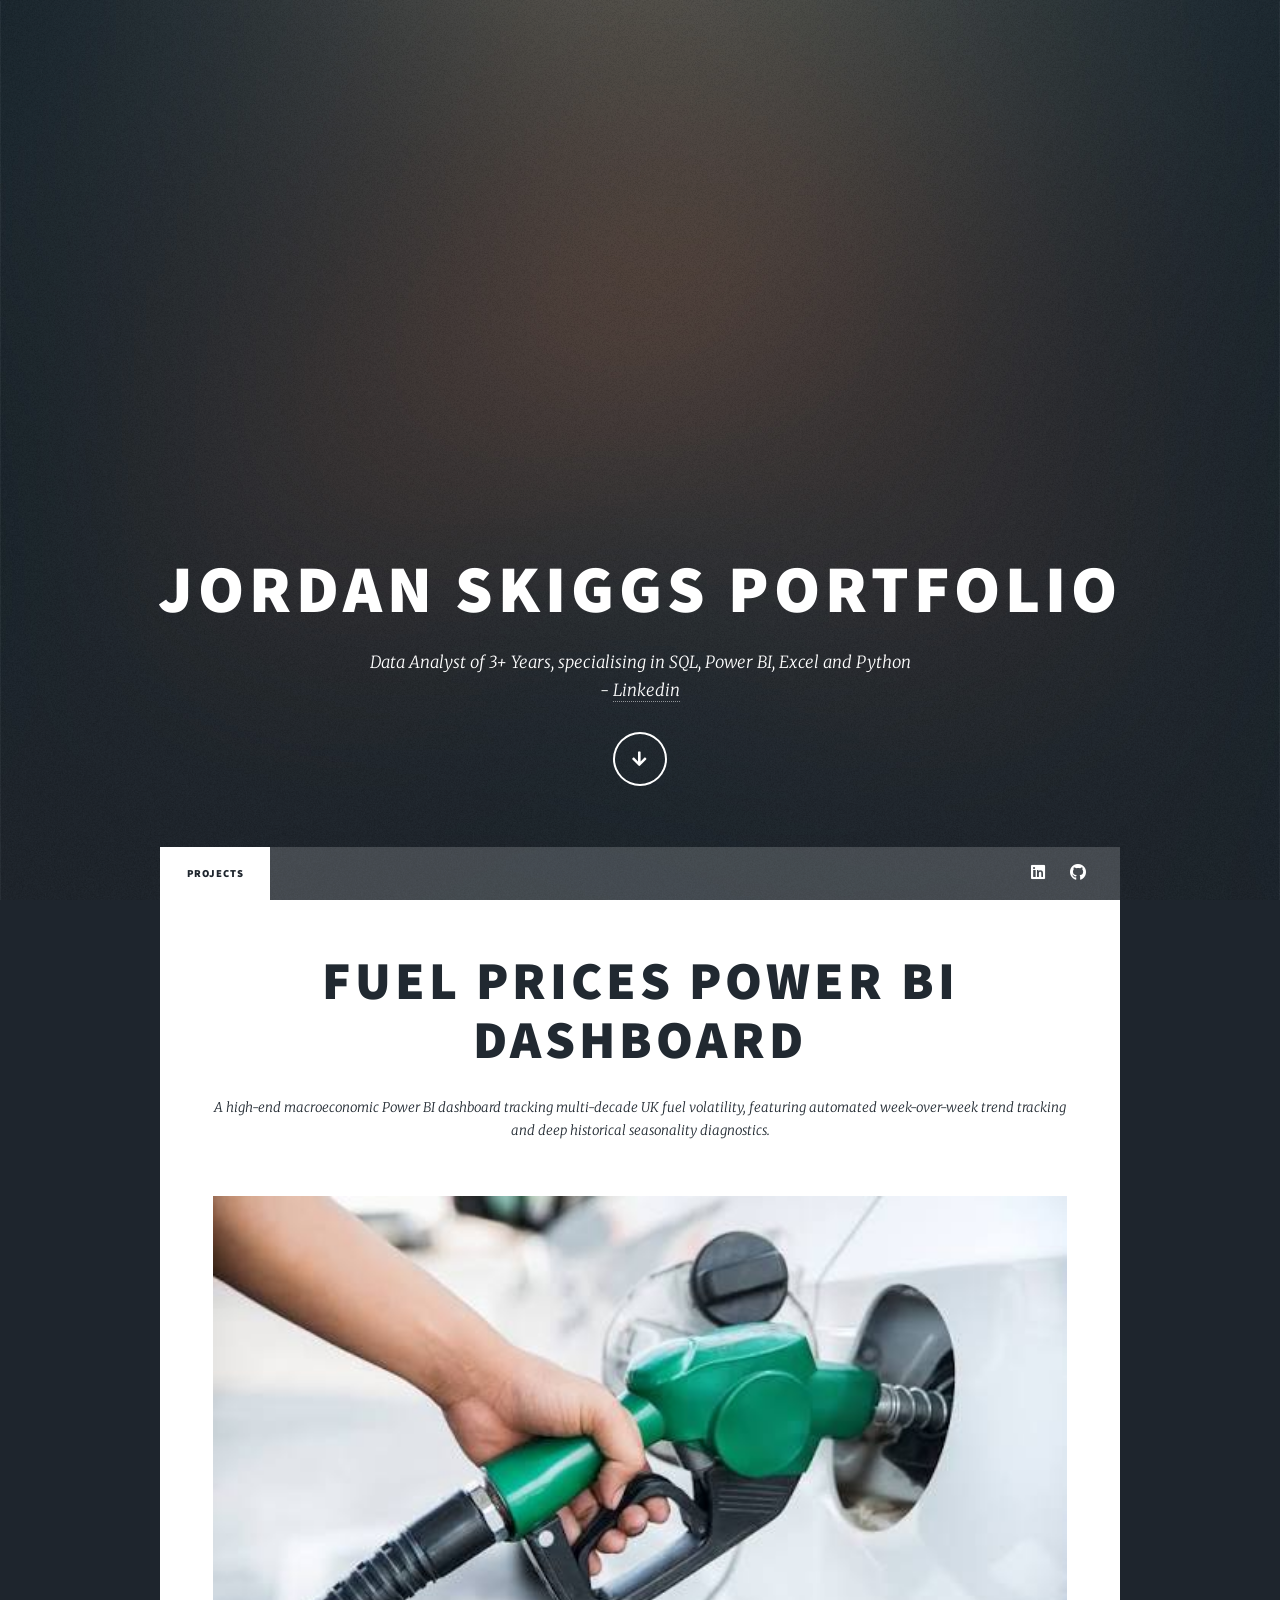
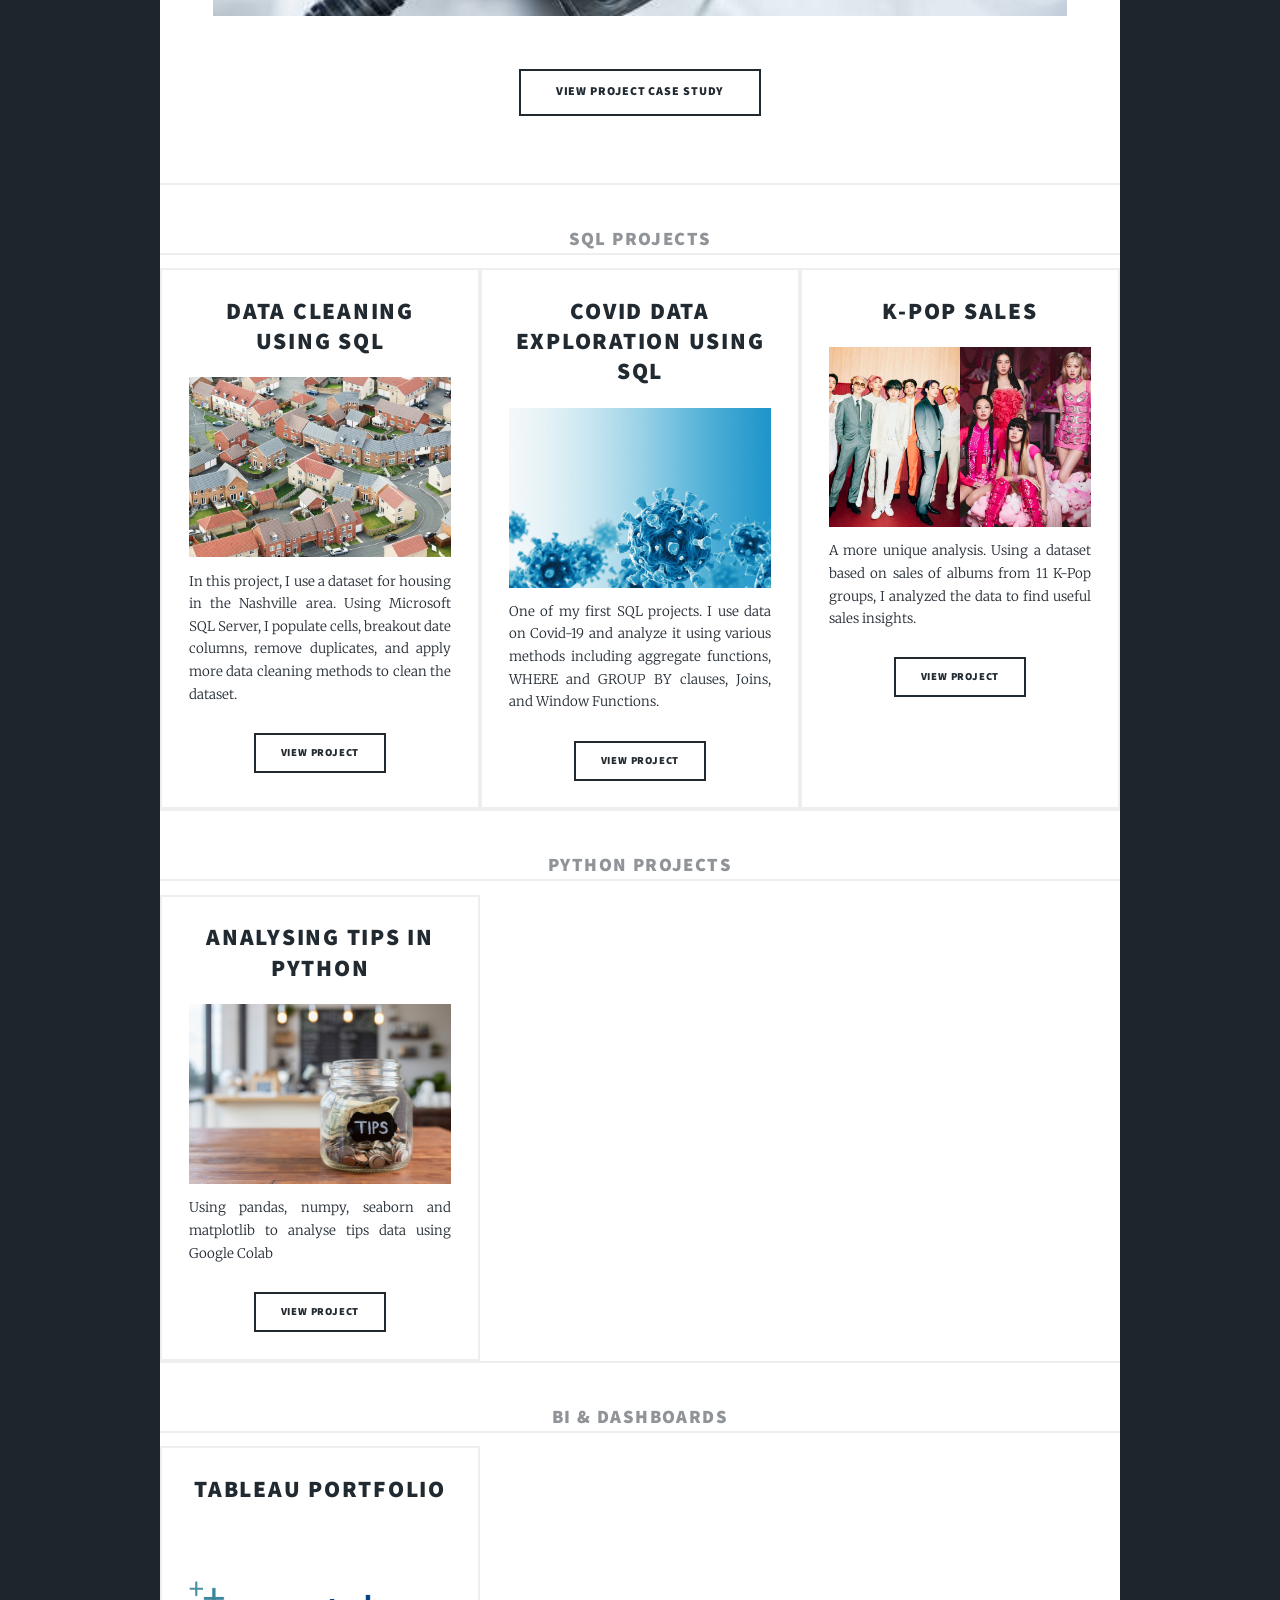
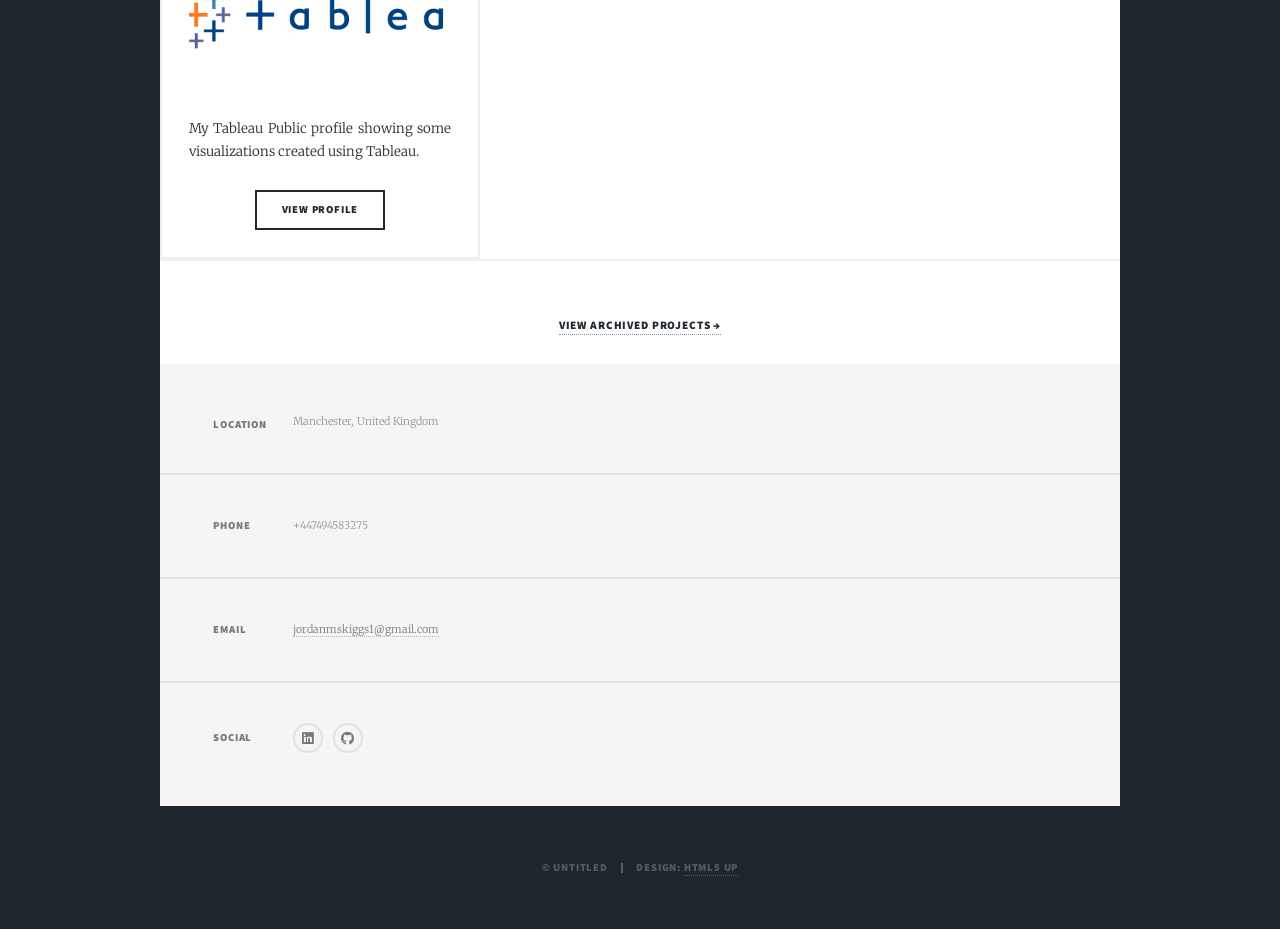
<file: index.html>
<!DOCTYPE HTML>
<!--
	Massively by HTML5 UP
	html5up.net | @ajlkn
	Free for personal and commercial use under the CCA 3.0 license (html5up.net/license)
-->
<html>
	<head>
		<title>Jordan Skiggs Portfolio</title>
		<meta charset="utf-8" />
		<meta name="viewport" content="width=device-width, initial-scale=1, user-scalable=no" />
		<link rel="stylesheet" href="assets/css/main.css" />
		<noscript><link rel="stylesheet" href="assets/css/noscript.css" /></noscript>
	</head>
	<body class="is-preload">

		<!-- Wrapper -->
		<div id="wrapper" class="fade-in">

			<!-- Intro -->
			<div id="intro">
				<h1>Jordan Skiggs Portfolio<br /></h1>
				<p>Data Analyst of 3+ Years, specialising in SQL, Power BI, Excel and Python<br /> 
					- <a href="https://www.linkedin.com/in/jordan-skiggs-04aa2b9a/">Linkedin</a></p>
				<ul class="actions">
					<li><a href="#header" class="button icon solid solo fa-arrow-down scrolly">Continue</a></li>
				</ul>
			</div>

			<!-- Header -->
			<header id="header">
				<a href="index.html" class="logo">Projects</a>
			</header>

			<!-- Nav -->
			<nav id="nav">
				<ul class="links">
					<li class="active"><a href="index.html">Projects</a></li>
				</ul>
				<ul class="icons">
					<li><a href="https://www.linkedin.com/in/jordan-skiggs-04aa2b9a/" class="icon brands fa-linkedin"><span class="label">Linkedin</span></a></li>
					<li><a href="https://github.com/JordSkiggs" class="icon brands fa-github"><span class="label">GitHub</span></a></li>
				</ul>
			</nav>

			<!-- Main -->
			<div id="main">

<!-- Featured Post (Links to Dedicated Project Page) -->
				<article class="post featured">
					<header class="major">
						<h2><a href="fuel-prices.html">Fuel Prices Power BI Dashboard<br /></a></h2>
						<p>A high-end macroeconomic Power BI dashboard tracking multi-decade UK fuel volatility, featuring automated week-over-week trend tracking and deep historical seasonality diagnostics.</p>
					</header>
					<a href="fuel-prices.html" class="image main"><img src="images/Fuel.jpg" alt="Fuel Prices Dashboard Preview" /></a>
					<ul class="actions special">
						<li><a href="fuel-prices.html" class="button large">View Project Case Study</a></li>
					</ul>
				</article>

				<!-- SQL Projects -->
				<h3 class="section-title">SQL Projects</h3>
				<section class="posts">

					<!-- SQL Project 1 -->
					<article>
						<header>
							<h2><a href="https://github.com/JordSkiggs/CleaningHousingData/blob/main/HousingCleaningPortfolioProject.sql">Data Cleaning Using SQL<br /></a></h2>
						</header>
						<a href="https://github.com/JordSkiggs/CleaningHousingData/blob/main/HousingCleaningPortfolioProject.sql" class="image fit"><img src="images/Houses.jpg" alt="" /></a>
						<p>In this project, I use a dataset for housing in the Nashville area. Using Microsoft SQL Server, I populate cells, breakout date columns, remove duplicates, and apply more data cleaning methods to clean the dataset.</p>
						<ul class="actions special">
							<li><a href="https://github.com/JordSkiggs/CleaningHousingData/blob/main/HousingCleaningPortfolioProject.sql" class="button">View Project</a></li>
						</ul>
					</article>

					<!-- SQL Project 2 -->
					<article>
						<header>
							<h2><a href="https://github.com/JordSkiggs/CovidDataInSql/blob/main/CovidPortfolioProject.sql"> Covid Data Exploration Using SQL</a></h2>
						</header>
						<a href="https://github.com/JordSkiggs/CovidDataInSql/blob/main/CovidPortfolioProject.sql" class="image fit"><img src="images/Covid.jpg" alt="" /></a>
						<p>One of my first SQL projects. I use data on Covid-19 and analyze it using various methods including aggregate functions, WHERE and GROUP BY clauses, Joins, and Window Functions.</p>
						<ul class="actions special">
							<li><a href="https://github.com/JordSkiggs/CovidDataInSql/blob/main/CovidPortfolioProject.sql" class="button">View Project</a></li>
						</ul>
					</article>

					<!-- SQL Project 3 -->
					<article>
						<header>
							<h2><a href="https://github.com/JordSkiggs/KPopSalesinSQL/blob/main/KPopSQL.sql">K-Pop Sales<br /></a></h2>
						</header>
						<a href="https://github.com/JordSkiggs/KPopSalesinSQL/blob/main/KPopSQL.sql" class="image fit"><img src="images/KPOP.jpg" alt="" /></a>
						<p>A more unique analysis. Using a dataset based on sales of albums from 11 K-Pop groups, I analyzed the data to find useful sales insights.</p>
						<ul class="actions special">
							<li><a href="https://github.com/JordSkiggs/KPopSalesinSQL/blob/main/KPopSQL.sql" class="button">View Project</a></li>
						</ul>
					</article>

				</section>

				<!-- Python Projects -->
				<h3 class="section-title">Python Projects</h3>
				<section class="posts">

					<!-- Python Project -->
					<article>
						<header>
							<h2><a href="https://github.com/JordSkiggs/Python-Tips-Project/blob/main/Tips_Project.ipynb">Analysing Tips in Python<br /></a></h2>
						</header>
						<a href="https://github.com/JordSkiggs/Python-Tips-Project/blob/main/Tips_Project.ipynb" class="image fit"><img src="images/tips.jpg" alt="" /></a>
						<p>Using pandas, numpy, seaborn and matplotlib to analyse tips data using Google Colab</p>
						<ul class="actions special">
							<li><a href="https://github.com/JordSkiggs/Python-Tips-Project/blob/main/Tips_Project.ipynb" class="button">View Project</a></li>
						</ul>
					</article>

				</section>

				<!-- BI & Dashboards -->
				<h3 class="section-title">BI &amp; Dashboards</h3>
				<section class="posts">

					<!-- Tableau Project -->
					<article>
						<header>
							<h2><a href="https://public.tableau.com/app/profile/jordan.skiggs">Tableau Portfolio<br /></a></h2>
						</header>
						<a href="https://public.tableau.com/app/profile/jordan.skiggs" class="image fit"><img src="images/Tableau-Logo.png" alt="" /></a>
						<p>My Tableau Public profile showing some visualizations created using Tableau.</p>
						<ul class="actions special">
							<li><a href="https://public.tableau.com/app/profile/jordan.skiggs" class="button">View Profile</a></li>
						</ul>
					</article>

				</section>

				<!-- Archive link -->
				<p class="archive-link"><a href="archive.html">View Archived Projects &rarr;</a></p>

			</div>

			<!-- Footer -->
			<footer id="footer">
				<section class="split contact">
					<section class="alt">
						<h3>Location</h3>
						<p>Manchester, United Kingdom</p>
					</section>
					<section>
						<h3>Phone</h3>
						<p>+447494583275</p>
					</section>
					<section>
						<h3>Email</h3>
						<p><a href="mailto:jordanmskiggs1@gmail.com">jordanmskiggs1@gmail.com</a></p>
					</section>
					<section>
						<h3>Social</h3>
						<ul class="icons alt">
							<li><a href="https://www.linkedin.com/in/jordan-skiggs-04aa2b9a/" class="icon brands alt fa-linkedin"><span class="label">LinkedIn</span></a></li>
							<li><a href="https://github.com/JordSkiggs" class="icon brands alt fa-github"><span class="label">GitHub</span></a></li>
						</ul>
					</section>
				</section>
			</footer>

			<!-- Copyright -->
			<div id="copyright">
				<ul><li>&copy; Untitled</li><li>Design: <a href="https://html5up.net">HTML5 UP</a></li></ul>
			</div>

		</div>

		<!-- Scripts -->
		<script src="assets/js/jquery.min.js"></script>
		<script src="assets/js/jquery.scrollex.min.js"></script>
		<script src="assets/js/jquery.scrolly.min.js"></script>
		<script src="assets/js/browser.min.js"></script>
		<script src="assets/js/breakpoints.min.js"></script>
		<script src="assets/js/util.js"></script>
		<script src="assets/js/main.js"></script>

	</body>
</html>
</file>
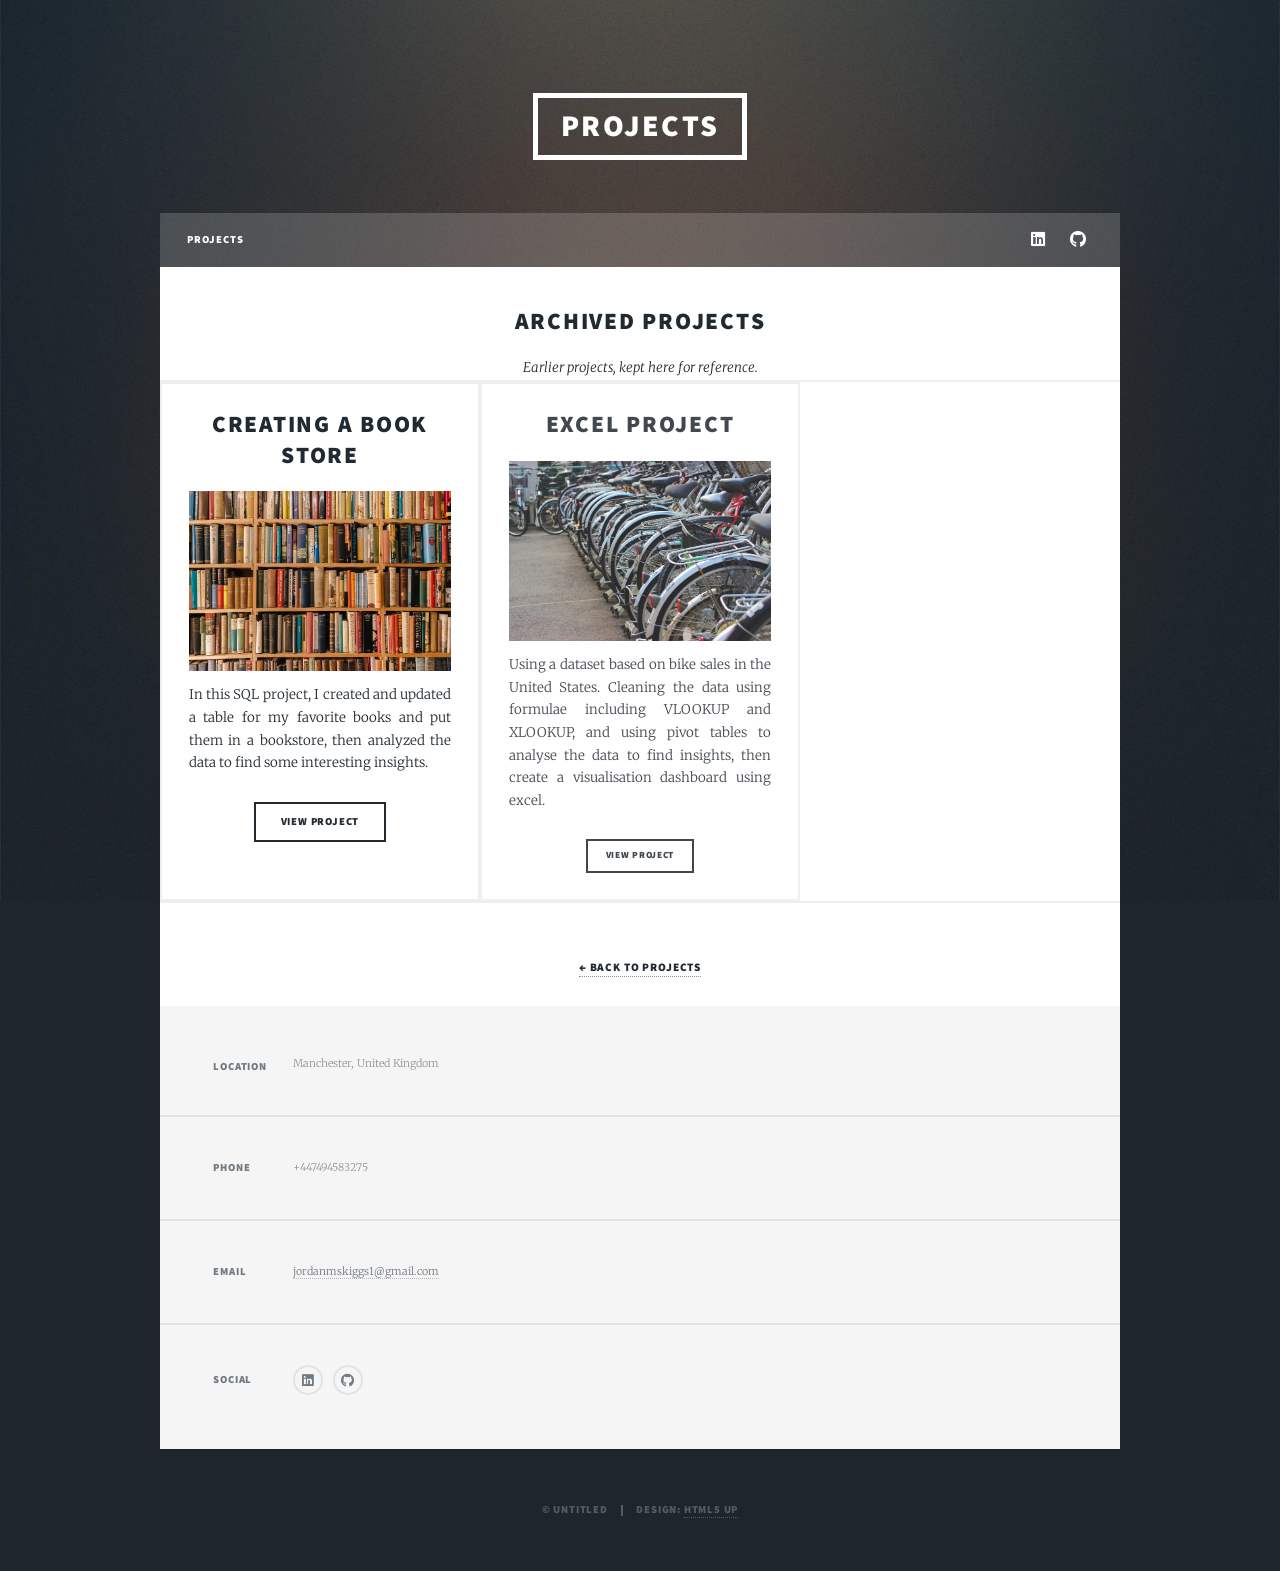
<file: archive.html>
<!DOCTYPE HTML>
<!--
	Massively by HTML5 UP
	html5up.net | @ajlkn
	Free for personal and commercial use under the CCA 3.0 license (html5up.net/license)
-->
<html>
	<head>
		<title>Jordan Skiggs Portfolio - Archive</title>
		<meta charset="utf-8" />
		<meta name="viewport" content="width=device-width, initial-scale=1, user-scalable=no" />
		<link rel="stylesheet" href="assets/css/main.css" />
		<noscript><link rel="stylesheet" href="assets/css/noscript.css" /></noscript>
	</head>
	<body class="is-preload">

		<!-- Wrapper -->
		<div id="wrapper" class="fade-in">

			<!-- Header -->
			<header id="header">
				<a href="index.html" class="logo">Projects</a>
			</header>

			<!-- Nav -->
			<nav id="nav">
				<ul class="links">
					<li><a href="index.html">Projects</a></li>
				</ul>
				<ul class="icons">
					<li><a href="https://www.linkedin.com/in/jordan-skiggs-04aa2b9a/" class="icon brands fa-linkedin"><span class="label">Linkedin</span></a></li>
					<li><a href="https://github.com/JordSkiggs" class="icon brands fa-github"><span class="label">GitHub</span></a></li>
				</ul>
			</nav>

			<!-- Main -->
			<div id="main">

				<header class="major" style="padding: 3rem 4rem 0 4rem;">
					<h2>Archived Projects</h2>
					<p>Earlier projects, kept here for reference.</p>
				</header>

				<section class="posts">

					<!-- SQL Project 4 (archived) -->
					<article>
						<header>
							<h2><a href="https://github.com/JordSkiggs/BookStore/blob/main/BookStore.sql">Creating A Book Store<br /></a></h2>
						</header>
						<a href="https://github.com/JordSkiggs/BookStore/blob/main/BookStore.sql" class="image fit"><img src="images/Bookstore.jpg" alt="" /></a>
						<p>In this SQL project, I created and updated a table for my favorite books and put them in a bookstore, then analyzed the data to find some interesting insights.</p>
						<ul class="actions special">
							<li><a href="https://github.com/JordSkiggs/BookStore/blob/main/BookStore.sql" class="button">View Project</a></li>
						</ul>
					</article>

					<!-- Archived Excel Project -->
					<article style="opacity: 0.85;">
						<header>
							<h2><a href="https://github.com/JordSkiggs/Excel-Project/blob/main/Excel%20Project.xlsx">Excel Project<br /></a></h2>
						</header>
						<a href="https://github.com/JordSkiggs/Excel-Project/blob/main/Excel%20Project.xlsx" class="image fit"><img src="images/bikes.jpg" alt="" /></a>
						<p>Using a dataset based on bike sales in the United States. Cleaning the data using formulae including VLOOKUP and XLOOKUP, and using pivot tables to analyse the data to find insights, then create a visualisation dashboard using excel.</p>
						<ul class="actions special">
							<li><a href="https://github.com/JordSkiggs/Excel-Project/blob/main/Excel%20Project.xlsx" class="button small">View Project</a></li>
						</ul>
					</article>

				</section>

				<p class="archive-link"><a href="index.html">&larr; Back to Projects</a></p>

			</div>

			<!-- Footer -->
			<footer id="footer">
				<section class="split contact">
					<section class="alt">
						<h3>Location</h3>
						<p>Manchester, United Kingdom</p>
					</section>
					<section>
						<h3>Phone</h3>
						<p>+447494583275</p>
					</section>
					<section>
						<h3>Email</h3>
						<p><a href="mailto:jordanmskiggs1@gmail.com">jordanmskiggs1@gmail.com</a></p>
					</section>
					<section>
						<h3>Social</h3>
						<ul class="icons alt">
							<li><a href="https://www.linkedin.com/in/jordan-skiggs-04aa2b9a/" class="icon brands alt fa-linkedin"><span class="label">LinkedIn</span></a></li>
							<li><a href="https://github.com/JordSkiggs" class="icon brands alt fa-github"><span class="label">GitHub</span></a></li>
						</ul>
					</section>
				</section>
			</footer>

			<!-- Copyright -->
			<div id="copyright">
				<ul><li>&copy; Untitled</li><li>Design: <a href="https://html5up.net">HTML5 UP</a></li></ul>
			</div>

		</div>

		<!-- Scripts -->
		<script src="assets/js/jquery.min.js"></script>
		<script src="assets/js/jquery.scrollex.min.js"></script>
		<script src="assets/js/jquery.scrolly.min.js"></script>
		<script src="assets/js/browser.min.js"></script>
		<script src="assets/js/breakpoints.min.js"></script>
		<script src="assets/js/util.js"></script>
		<script src="assets/js/main.js"></script>

	</body>
</html>
</file>
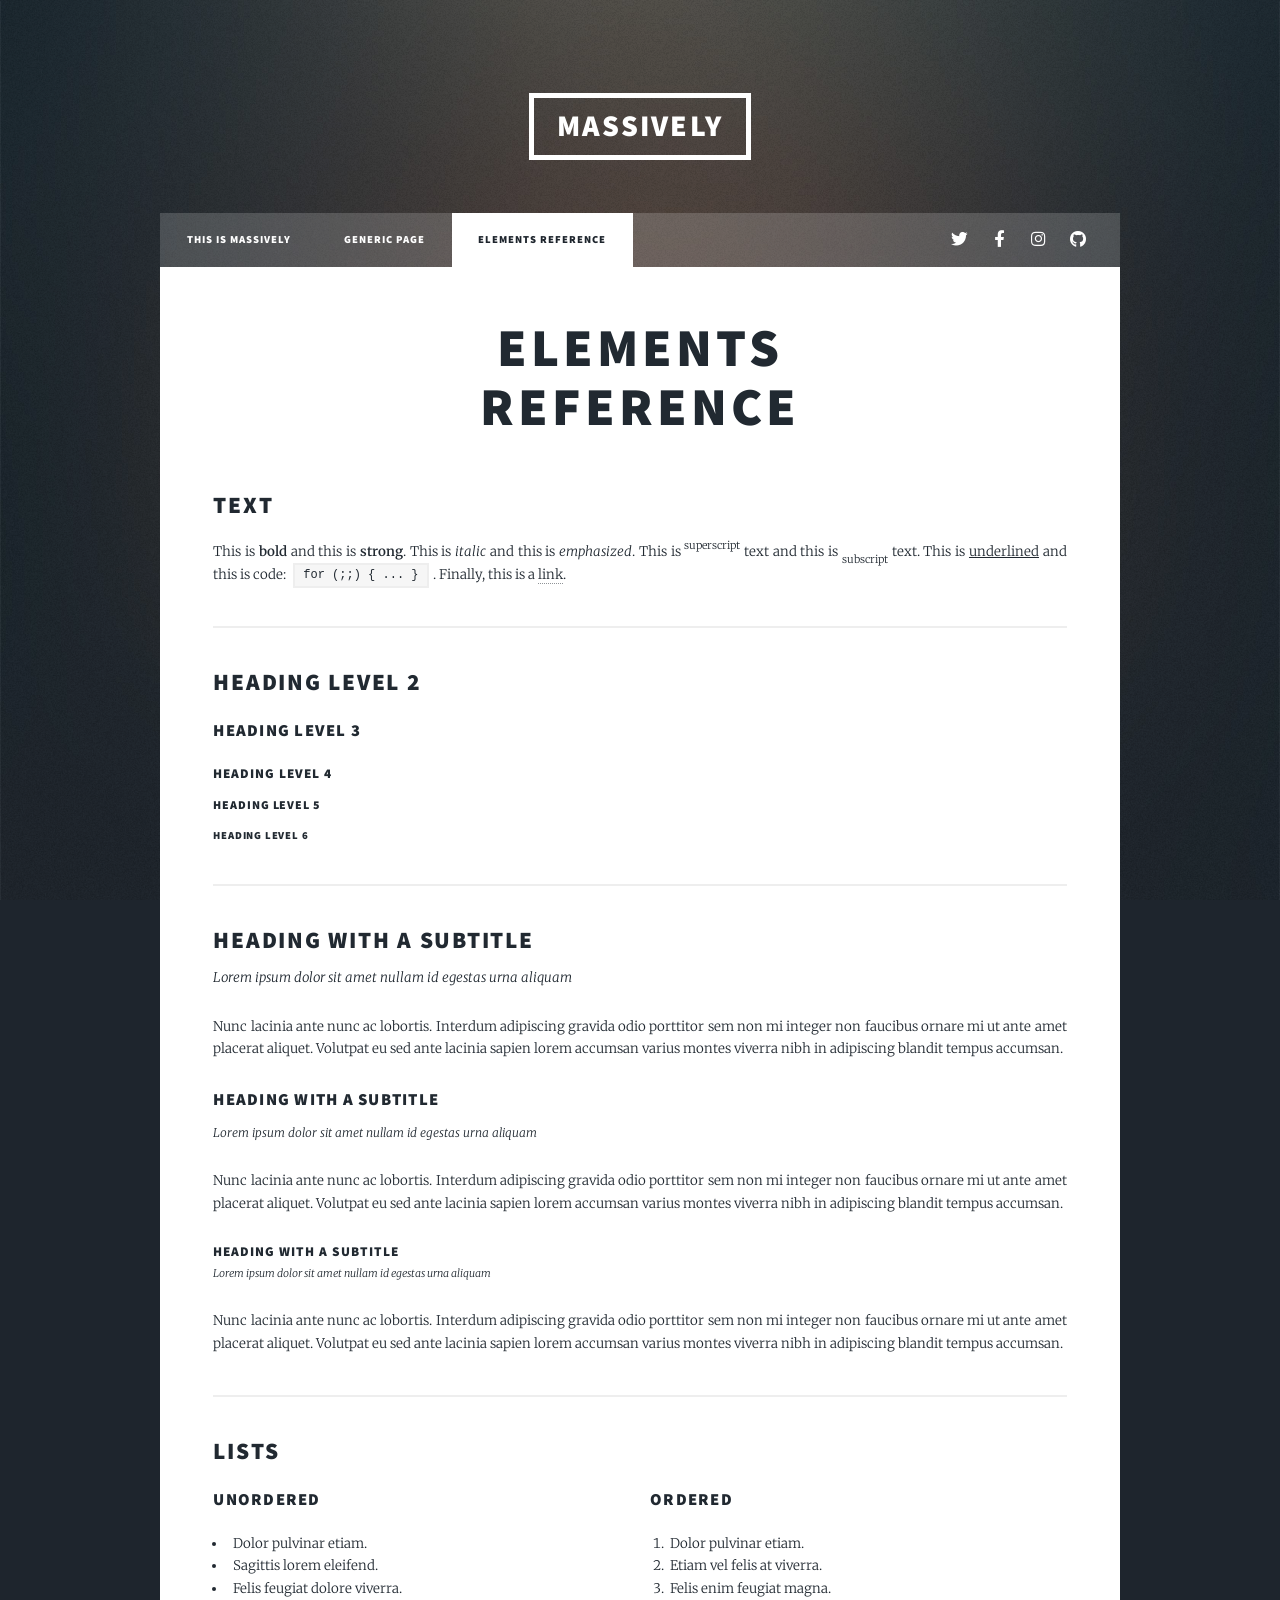
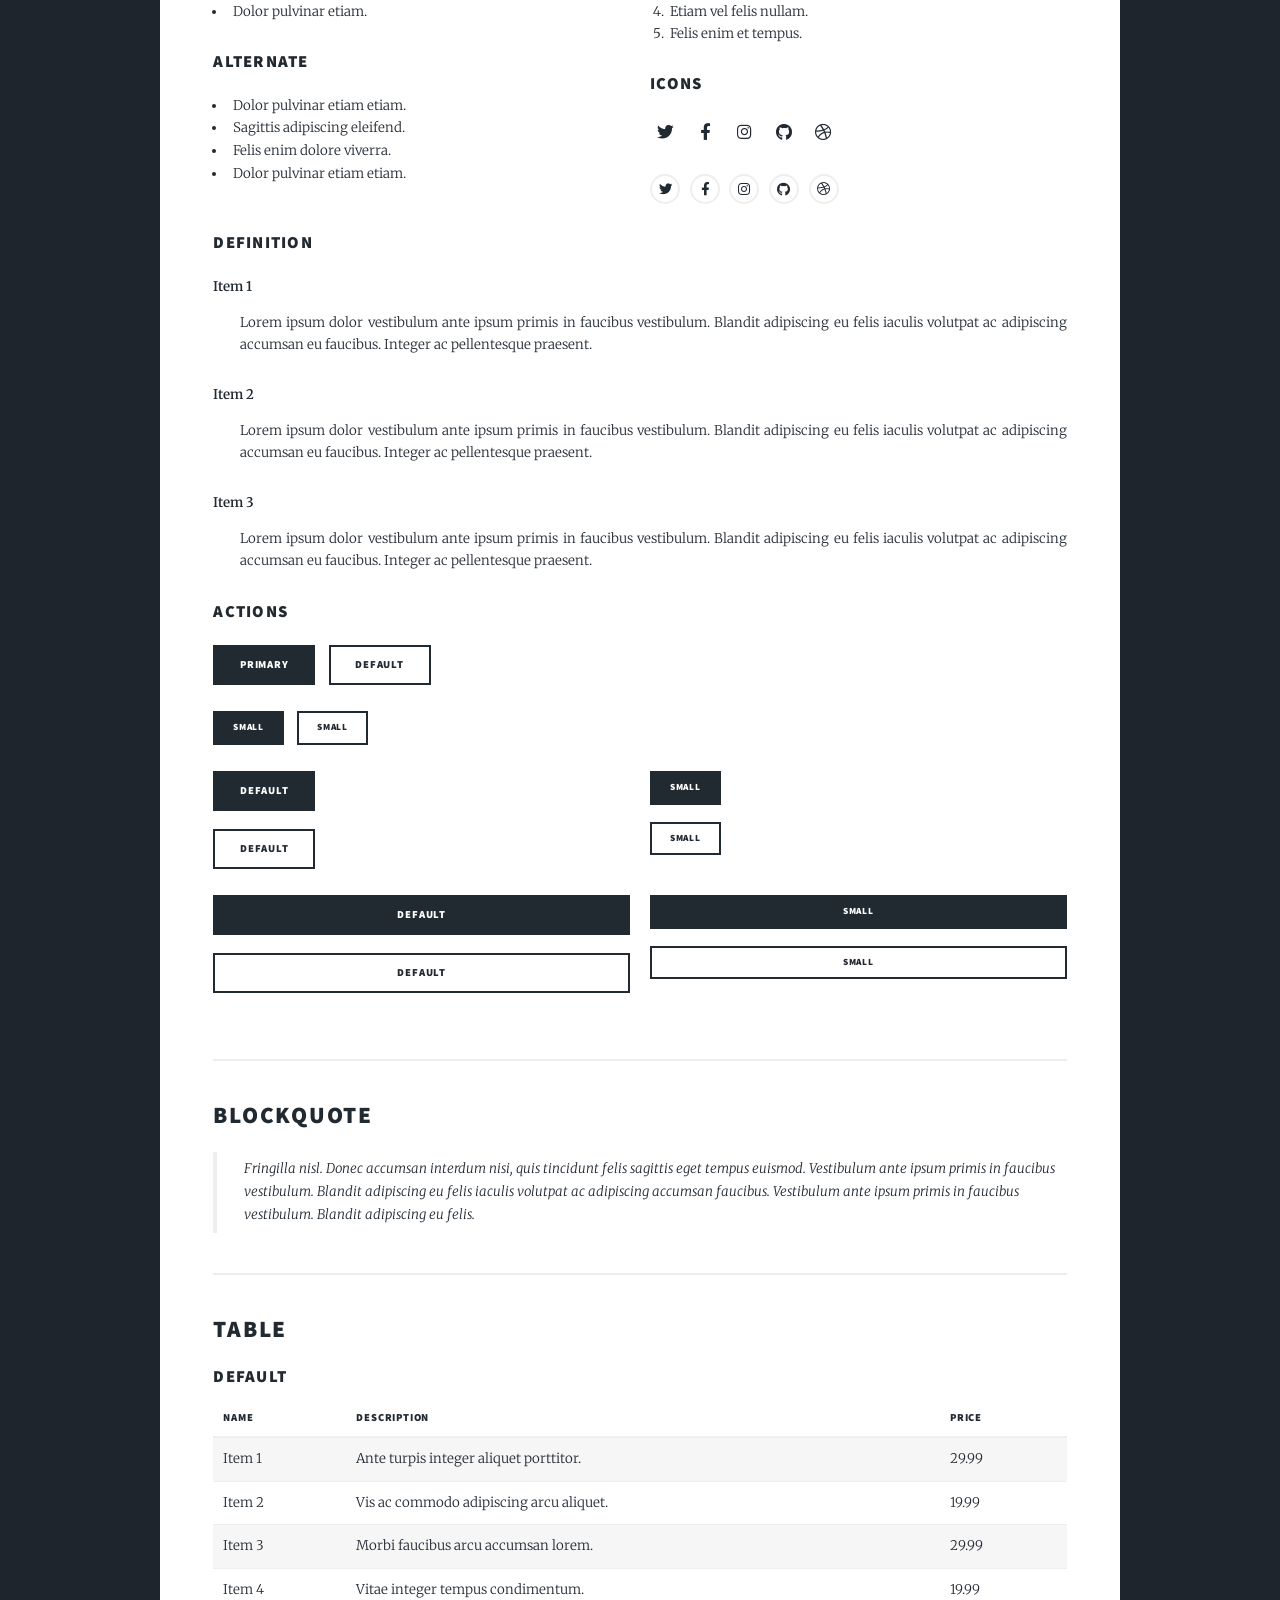
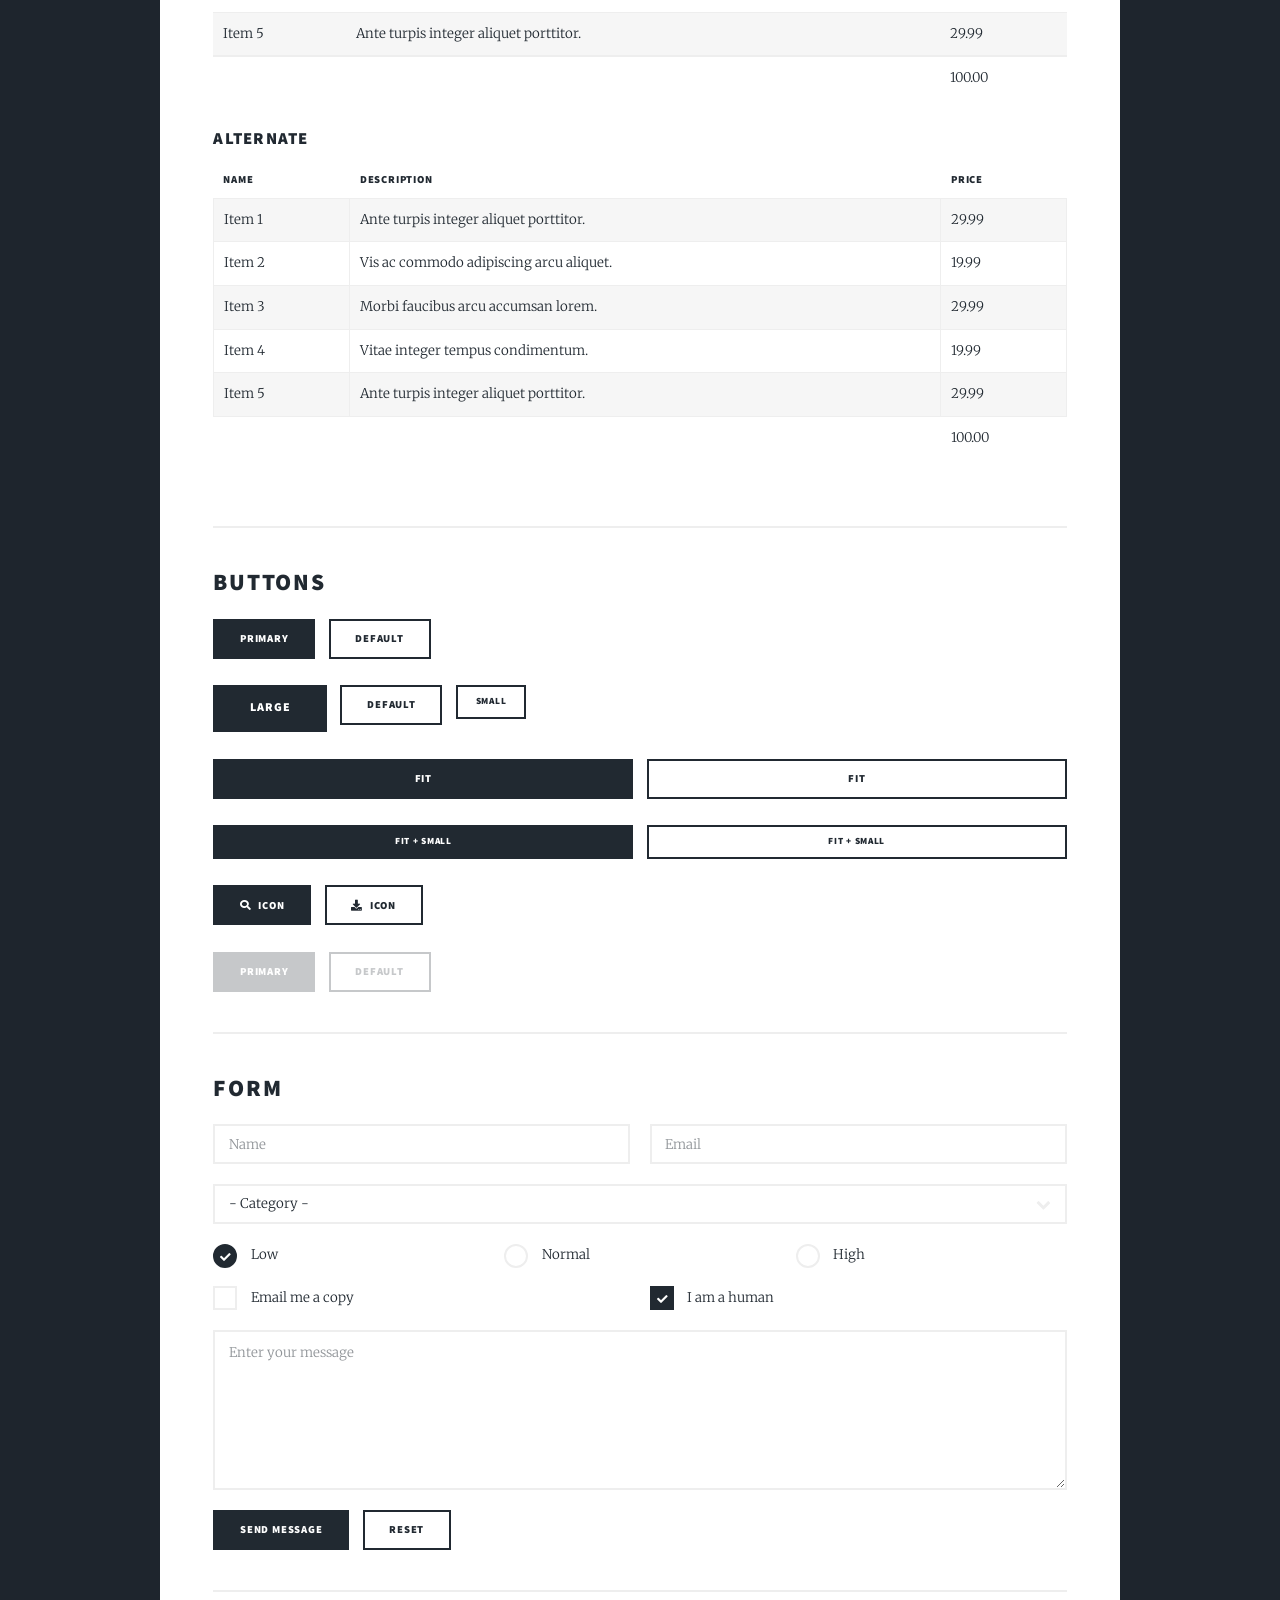
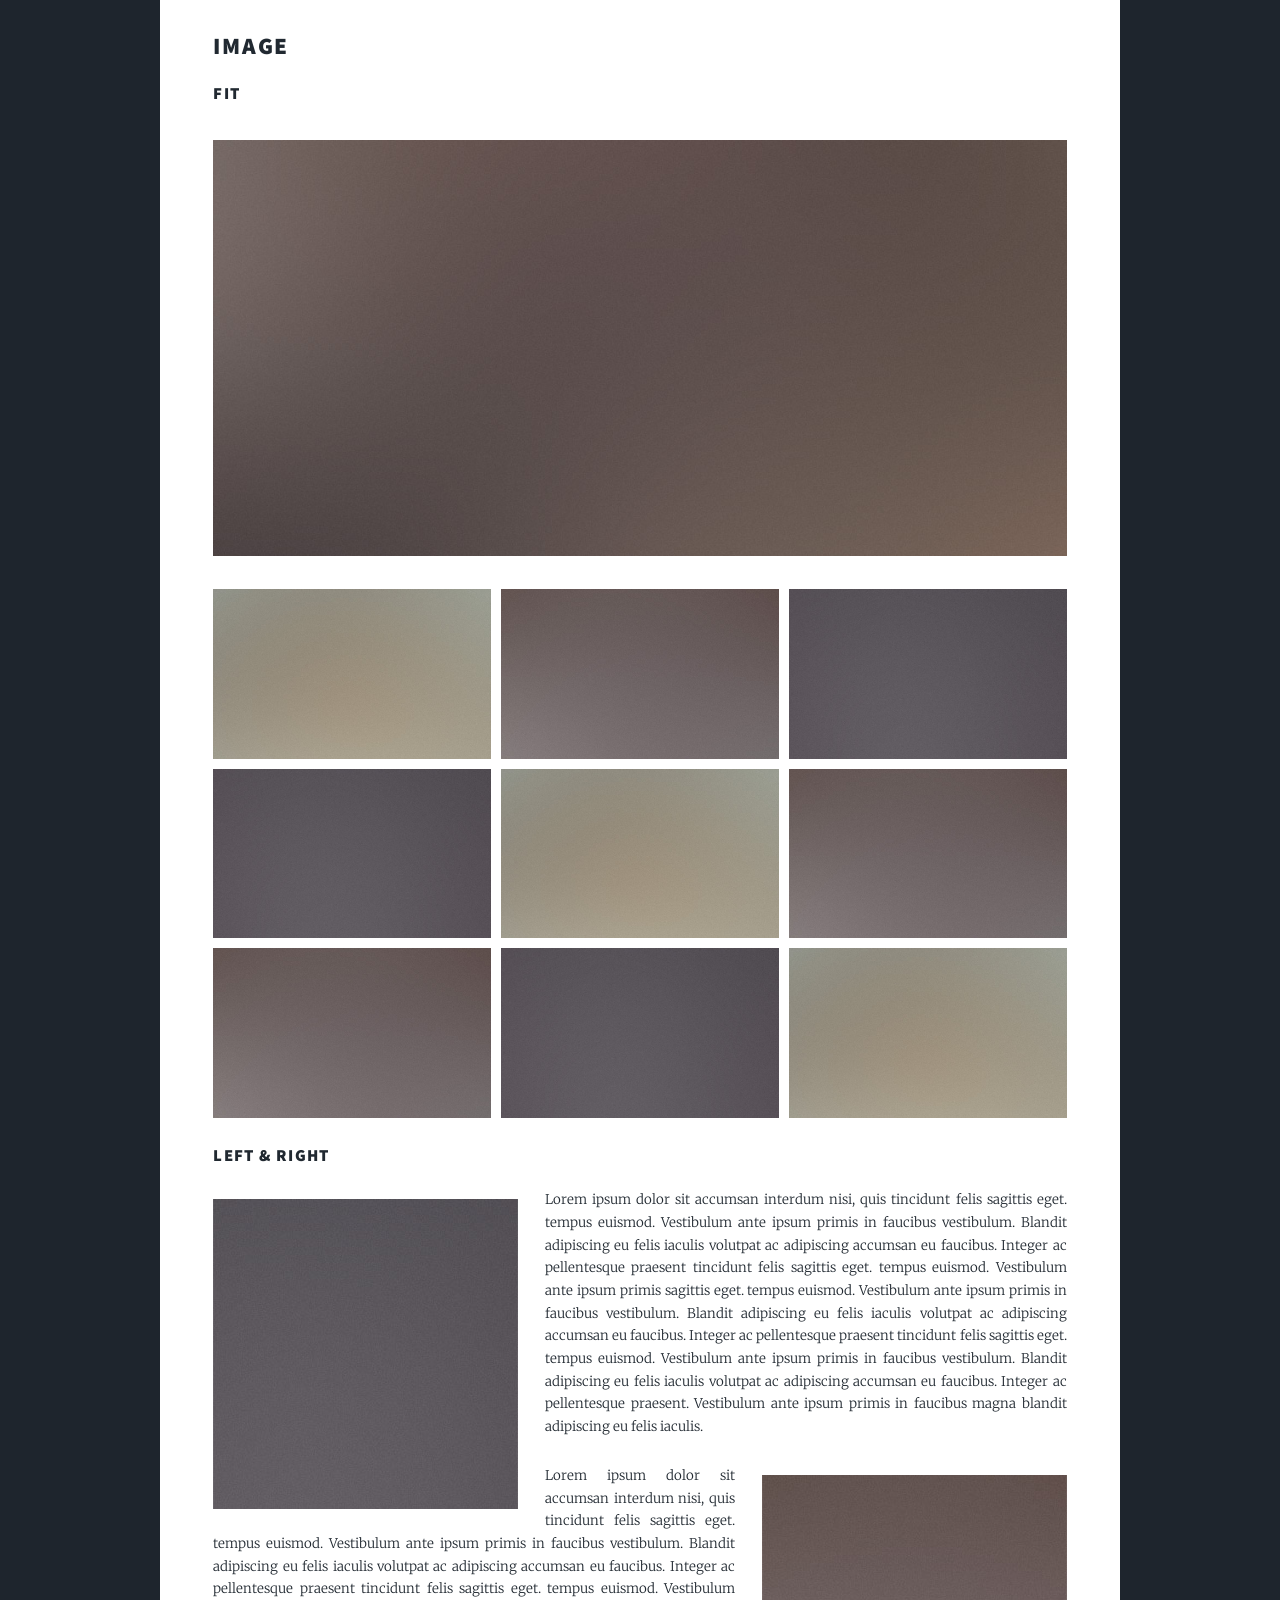
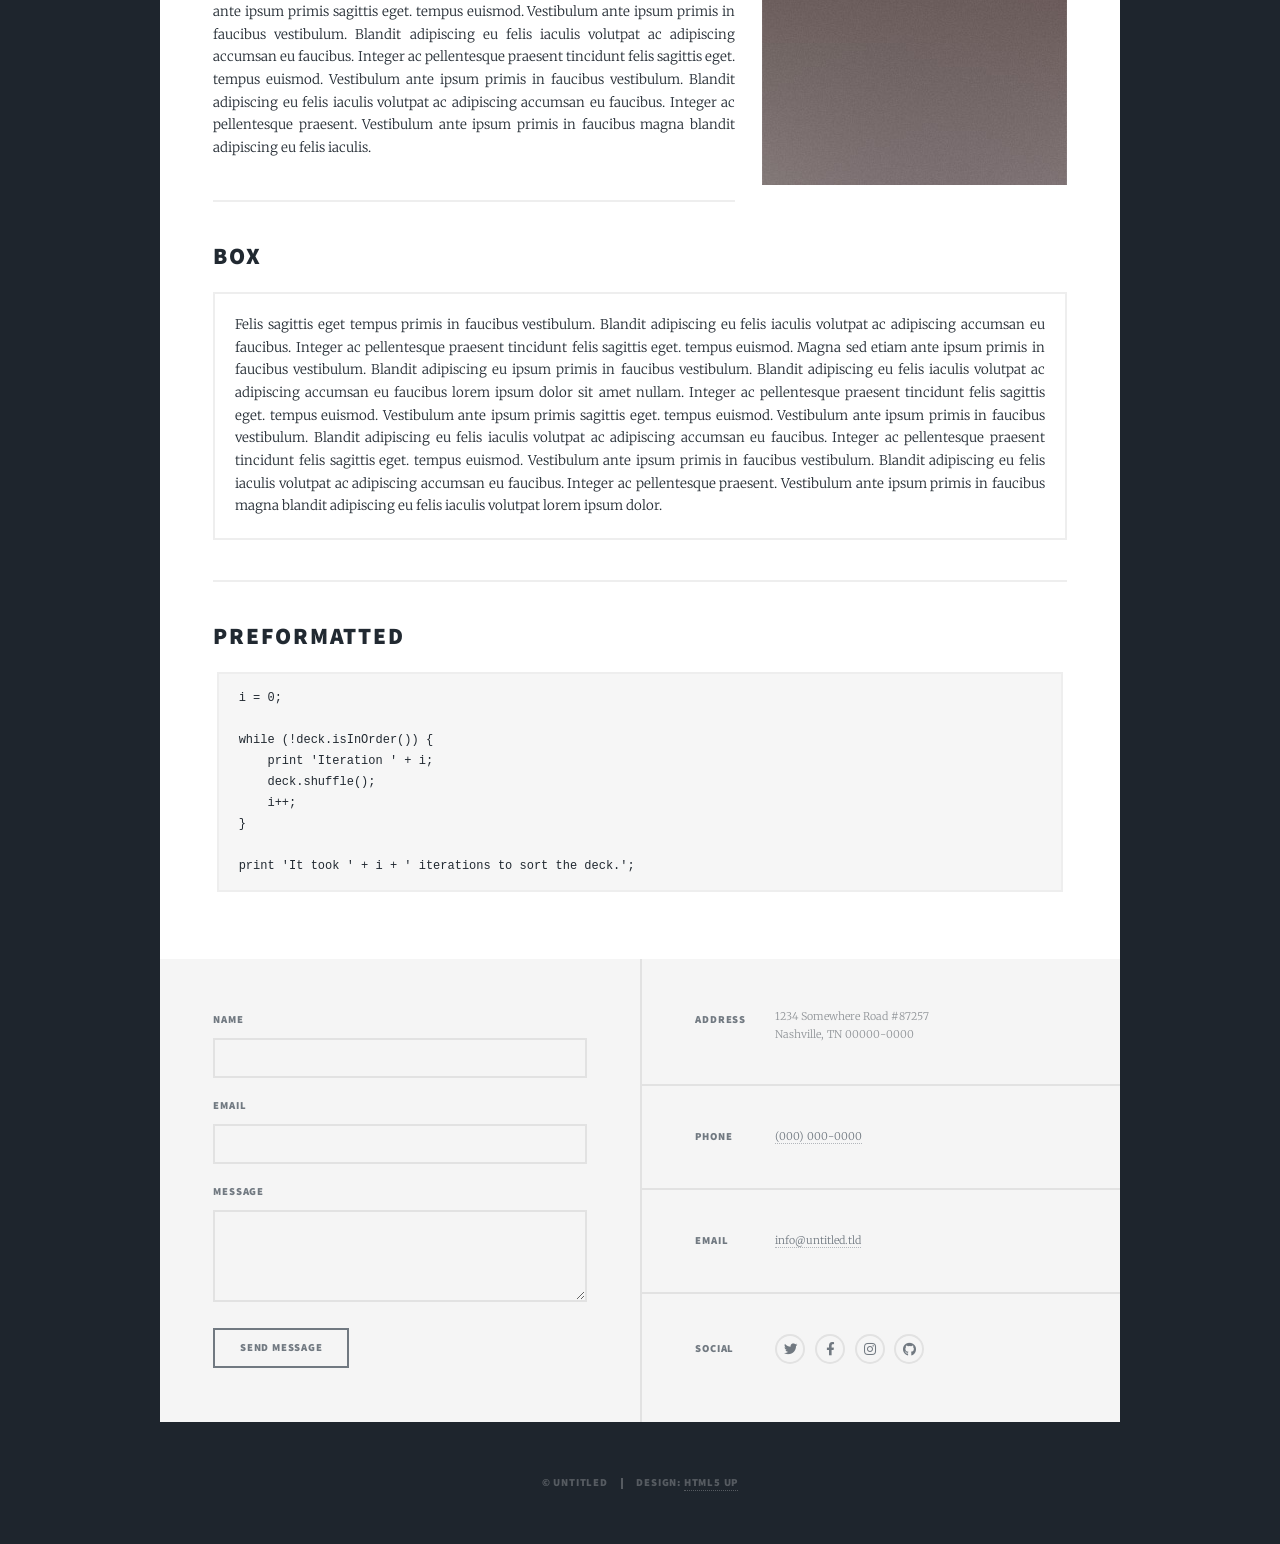
<file: elements.html>
<!DOCTYPE HTML>
<!--
	Massively by HTML5 UP
	html5up.net | @ajlkn
	Free for personal and commercial use under the CCA 3.0 license (html5up.net/license)
-->
<html>
	<head>
		<title>Elements Reference - Massively by HTML5 UP</title>
		<meta charset="utf-8" />
		<meta name="viewport" content="width=device-width, initial-scale=1, user-scalable=no" />
		<link rel="stylesheet" href="assets/css/main.css" />
		<noscript><link rel="stylesheet" href="assets/css/noscript.css" /></noscript>
	</head>
	<body class="is-preload">

		<!-- Wrapper -->
			<div id="wrapper">

				<!-- Header -->
					<header id="header">
						<a href="index.html" class="logo">Massively</a>
					</header>

				<!-- Nav -->
					<nav id="nav">
						<ul class="links">
							<li><a href="index.html">This is Massively</a></li>
							<li><a href="generic.html">Generic Page</a></li>
							<li class="active"><a href="elements.html">Elements Reference</a></li>
						</ul>
						<ul class="icons">
							<li><a href="#" class="icon brands fa-twitter"><span class="label">Twitter</span></a></li>
							<li><a href="#" class="icon brands fa-facebook-f"><span class="label">Facebook</span></a></li>
							<li><a href="#" class="icon brands fa-instagram"><span class="label">Instagram</span></a></li>
							<li><a href="#" class="icon brands fa-github"><span class="label">GitHub</span></a></li>
						</ul>
					</nav>

				<!-- Main -->
					<div id="main">

						<!-- Post -->
							<section class="post">
								<header class="major">
									<h1>Elements<br />
									Reference</h1>
								</header>

								<!-- Text stuff -->
									<h2>Text</h2>
									<p>This is <b>bold</b> and this is <strong>strong</strong>. This is <i>italic</i> and this is <em>emphasized</em>.
									This is <sup>superscript</sup> text and this is <sub>subscript</sub> text.
									This is <u>underlined</u> and this is code: <code>for (;;) { ... }</code>.
									Finally, this is a <a href="#">link</a>.</p>
									<hr />
									<h2>Heading Level 2</h2>
									<h3>Heading Level 3</h3>
									<h4>Heading Level 4</h4>
									<h5>Heading Level 5</h5>
									<h6>Heading Level 6</h6>
									<hr />
									<header>
										<h2>Heading with a Subtitle</h2>
										<p>Lorem ipsum dolor sit amet nullam id egestas urna aliquam</p>
									</header>
									<p>Nunc lacinia ante nunc ac lobortis. Interdum adipiscing gravida odio porttitor sem non mi integer non faucibus ornare mi ut ante amet placerat aliquet. Volutpat eu sed ante lacinia sapien lorem accumsan varius montes viverra nibh in adipiscing blandit tempus accumsan.</p>
									<header>
										<h3>Heading with a Subtitle</h3>
										<p>Lorem ipsum dolor sit amet nullam id egestas urna aliquam</p>
									</header>
									<p>Nunc lacinia ante nunc ac lobortis. Interdum adipiscing gravida odio porttitor sem non mi integer non faucibus ornare mi ut ante amet placerat aliquet. Volutpat eu sed ante lacinia sapien lorem accumsan varius montes viverra nibh in adipiscing blandit tempus accumsan.</p>
									<header>
										<h4>Heading with a Subtitle</h4>
										<p>Lorem ipsum dolor sit amet nullam id egestas urna aliquam</p>
									</header>
									<p>Nunc lacinia ante nunc ac lobortis. Interdum adipiscing gravida odio porttitor sem non mi integer non faucibus ornare mi ut ante amet placerat aliquet. Volutpat eu sed ante lacinia sapien lorem accumsan varius montes viverra nibh in adipiscing blandit tempus accumsan.</p>

									<hr />

								<!-- Lists -->
									<h2>Lists</h2>
									<div class="row">
										<div class="col-6 col-12-small">

											<h3>Unordered</h3>
											<ul>
												<li>Dolor pulvinar etiam.</li>
												<li>Sagittis lorem eleifend.</li>
												<li>Felis feugiat dolore viverra.</li>
												<li>Dolor pulvinar etiam.</li>
											</ul>

											<h3>Alternate</h3>
											<ul class="alt">
												<li>Dolor pulvinar etiam etiam.</li>
												<li>Sagittis adipiscing eleifend.</li>
												<li>Felis enim dolore viverra.</li>
												<li>Dolor pulvinar etiam etiam.</li>
											</ul>

										</div>
										<div class="col-6 col-12-small">

											<h3>Ordered</h3>
											<ol>
												<li>Dolor pulvinar etiam.</li>
												<li>Etiam vel felis at viverra.</li>
												<li>Felis enim feugiat magna.</li>
												<li>Etiam vel felis nullam.</li>
												<li>Felis enim et tempus.</li>
											</ol>

											<h3>Icons</h3>
											<ul class="icons">
												<li><a href="#" class="icon brands fa-twitter"><span class="label">Twitter</span></a></li>
												<li><a href="#" class="icon brands fa-facebook-f"><span class="label">Facebook</span></a></li>
												<li><a href="#" class="icon brands fa-instagram"><span class="label">Instagram</span></a></li>
												<li><a href="#" class="icon brands fa-github"><span class="label">Github</span></a></li>
												<li><a href="#" class="icon brands fa-dribbble"><span class="label">Dribbble</span></a></li>
											</ul>
											<ul class="icons alt">
												<li><a href="#" class="icon brands alt fa-twitter"><span class="label">Twitter</span></a></li>
												<li><a href="#" class="icon brands alt fa-facebook-f"><span class="label">Facebook</span></a></li>
												<li><a href="#" class="icon brands alt fa-instagram"><span class="label">Instagram</span></a></li>
												<li><a href="#" class="icon brands alt fa-github"><span class="label">Github</span></a></li>
												<li><a href="#" class="icon brands alt fa-dribbble"><span class="label">Dribbble</span></a></li>
											</ul>

										</div>
									</div>
									<h3>Definition</h3>
									<dl>
										<dt>Item 1</dt>
										<dd>
											<p>Lorem ipsum dolor vestibulum ante ipsum primis in faucibus vestibulum. Blandit adipiscing eu felis iaculis volutpat ac adipiscing accumsan eu faucibus. Integer ac pellentesque praesent.</p>
										</dd>
										<dt>Item 2</dt>
										<dd>
											<p>Lorem ipsum dolor vestibulum ante ipsum primis in faucibus vestibulum. Blandit adipiscing eu felis iaculis volutpat ac adipiscing accumsan eu faucibus. Integer ac pellentesque praesent.</p>
										</dd>
										<dt>Item 3</dt>
										<dd>
											<p>Lorem ipsum dolor vestibulum ante ipsum primis in faucibus vestibulum. Blandit adipiscing eu felis iaculis volutpat ac adipiscing accumsan eu faucibus. Integer ac pellentesque praesent.</p>
										</dd>
									</dl>

									<h3>Actions</h3>
									<ul class="actions">
										<li><a href="#" class="button primary">Primary</a></li>
										<li><a href="#" class="button">Default</a></li>
									</ul>
									<ul class="actions small">
										<li><a href="#" class="button primary small">Small</a></li>
										<li><a href="#" class="button small">Small</a></li>
									</ul>
									<div class="row">
										<div class="col-6 col-12-small">
											<ul class="actions stacked">
												<li><a href="#" class="button primary">Default</a></li>
												<li><a href="#" class="button">Default</a></li>
											</ul>
										</div>
										<div class="col-6 col-12-small">
											<ul class="actions stacked">
												<li><a href="#" class="button primary small">Small</a></li>
												<li><a href="#" class="button small">Small</a></li>
											</ul>
										</div>
									</div>
									<div class="row">
										<div class="col-6 col-12-small">
											<ul class="actions stacked">
												<li><a href="#" class="button primary fit">Default</a></li>
												<li><a href="#" class="button fit">Default</a></li>
											</ul>
										</div>
										<div class="col-6 col-12-small">
											<ul class="actions stacked">
												<li><a href="#" class="button primary small fit">Small</a></li>
												<li><a href="#" class="button small fit">Small</a></li>
											</ul>
										</div>
									</div>

									<hr />

								<!-- Blockquote -->
									<h2>Blockquote</h2>
									<blockquote>Fringilla nisl. Donec accumsan interdum nisi, quis tincidunt felis sagittis eget tempus euismod. Vestibulum ante ipsum primis in faucibus vestibulum. Blandit adipiscing eu felis iaculis volutpat ac adipiscing accumsan faucibus. Vestibulum ante ipsum primis in faucibus vestibulum. Blandit adipiscing eu felis.</blockquote>

									<hr />

								<!-- Table -->
									<h2>Table</h2>

									<h3>Default</h3>
									<div class="table-wrapper">
										<table>
											<thead>
												<tr>
													<th>Name</th>
													<th>Description</th>
													<th>Price</th>
												</tr>
											</thead>
											<tbody>
												<tr>
													<td>Item 1</td>
													<td>Ante turpis integer aliquet porttitor.</td>
													<td>29.99</td>
												</tr>
												<tr>
													<td>Item 2</td>
													<td>Vis ac commodo adipiscing arcu aliquet.</td>
													<td>19.99</td>
												</tr>
												<tr>
													<td>Item 3</td>
													<td> Morbi faucibus arcu accumsan lorem.</td>
													<td>29.99</td>
												</tr>
												<tr>
													<td>Item 4</td>
													<td>Vitae integer tempus condimentum.</td>
													<td>19.99</td>
												</tr>
												<tr>
													<td>Item 5</td>
													<td>Ante turpis integer aliquet porttitor.</td>
													<td>29.99</td>
												</tr>
											</tbody>
											<tfoot>
												<tr>
													<td colspan="2"></td>
													<td>100.00</td>
												</tr>
											</tfoot>
										</table>
									</div>

									<h3>Alternate</h3>
									<div class="table-wrapper">
										<table class="alt">
											<thead>
												<tr>
													<th>Name</th>
													<th>Description</th>
													<th>Price</th>
												</tr>
											</thead>
											<tbody>
												<tr>
													<td>Item 1</td>
													<td>Ante turpis integer aliquet porttitor.</td>
													<td>29.99</td>
												</tr>
												<tr>
													<td>Item 2</td>
													<td>Vis ac commodo adipiscing arcu aliquet.</td>
													<td>19.99</td>
												</tr>
												<tr>
													<td>Item 3</td>
													<td> Morbi faucibus arcu accumsan lorem.</td>
													<td>29.99</td>
												</tr>
												<tr>
													<td>Item 4</td>
													<td>Vitae integer tempus condimentum.</td>
													<td>19.99</td>
												</tr>
												<tr>
													<td>Item 5</td>
													<td>Ante turpis integer aliquet porttitor.</td>
													<td>29.99</td>
												</tr>
											</tbody>
											<tfoot>
												<tr>
													<td colspan="2"></td>
													<td>100.00</td>
												</tr>
											</tfoot>
										</table>
									</div>

									<hr />

								<!-- Buttons -->
									<h2>Buttons</h2>
									<ul class="actions">
										<li><a href="#" class="button primary">Primary</a></li>
										<li><a href="#" class="button">Default</a></li>
									</ul>
									<ul class="actions">
										<li><a href="#" class="button primary large">Large</a></li>
										<li><a href="#" class="button">Default</a></li>
										<li><a href="#" class="button small">Small</a></li>
									</ul>
									<ul class="actions fit">
										<li><a href="#" class="button primary fit">Fit</a></li>
										<li><a href="#" class="button fit">Fit</a></li>
									</ul>
									<ul class="actions fit small">
										<li><a href="#" class="button primary fit small">Fit + Small</a></li>
										<li><a href="#" class="button fit small">Fit + Small</a></li>
									</ul>
									<ul class="actions">
										<li><a href="#" class="button primary icon solid fa-search">Icon</a></li>
										<li><a href="#" class="button icon solid fa-download">Icon</a></li>
									</ul>
									<ul class="actions">
										<li><span class="button primary disabled">Primary</span></li>
										<li><span class="button disabled">Default</span></li>
									</ul>

									<hr />

								<!-- Form -->
									<h2>Form</h2>

									<form method="post" action="#">
										<div class="row gtr-uniform">
											<div class="col-6 col-12-xsmall">
												<input type="text" name="demo-name" id="demo-name" value="" placeholder="Name" />
											</div>
											<div class="col-6 col-12-xsmall">
												<input type="email" name="demo-email" id="demo-email" value="" placeholder="Email" />
											</div>
											<!-- Break -->
											<div class="col-12">
												<select name="demo-category" id="demo-category">
													<option value="">- Category -</option>
													<option value="1">Manufacturing</option>
													<option value="1">Shipping</option>
													<option value="1">Administration</option>
													<option value="1">Human Resources</option>
												</select>
											</div>
											<!-- Break -->
											<div class="col-4 col-12-small">
												<input type="radio" id="demo-priority-low" name="demo-priority" checked>
												<label for="demo-priority-low">Low</label>
											</div>
											<div class="col-4 col-12-small">
												<input type="radio" id="demo-priority-normal" name="demo-priority">
												<label for="demo-priority-normal">Normal</label>
											</div>
											<div class="col-4 col-12-small">
												<input type="radio" id="demo-priority-high" name="demo-priority">
												<label for="demo-priority-high">High</label>
											</div>
											<!-- Break -->
											<div class="col-6 col-12-small">
												<input type="checkbox" id="demo-copy" name="demo-copy">
												<label for="demo-copy">Email me a copy</label>
											</div>
											<div class="col-6 col-12-small">
												<input type="checkbox" id="demo-human" name="demo-human" checked>
												<label for="demo-human">I am a human</label>
											</div>
											<!-- Break -->
											<div class="col-12">
												<textarea name="demo-message" id="demo-message" placeholder="Enter your message" rows="6"></textarea>
											</div>
											<!-- Break -->
											<div class="col-12">
												<ul class="actions">
													<li><input type="submit" value="Send Message" class="primary" /></li>
													<li><input type="reset" value="Reset" /></li>
												</ul>
											</div>
										</div>
									</form>

									<hr />

								<!-- Image -->
									<h2>Image</h2>

									<h3>Fit</h3>
									<span class="image fit"><img src="images/pic01.jpg" alt="" /></span>
									<div class="box alt">
										<div class="row gtr-50 gtr-uniform">
											<div class="col-4"><span class="image fit"><img src="images/pic02.jpg" alt="" /></span></div>
											<div class="col-4"><span class="image fit"><img src="images/pic03.jpg" alt="" /></span></div>
											<div class="col-4"><span class="image fit"><img src="images/pic04.jpg" alt="" /></span></div>
											<!-- Break -->
											<div class="col-4"><span class="image fit"><img src="images/pic04.jpg" alt="" /></span></div>
											<div class="col-4"><span class="image fit"><img src="images/pic02.jpg" alt="" /></span></div>
											<div class="col-4"><span class="image fit"><img src="images/pic03.jpg" alt="" /></span></div>
											<!-- Break -->
											<div class="col-4"><span class="image fit"><img src="images/pic03.jpg" alt="" /></span></div>
											<div class="col-4"><span class="image fit"><img src="images/pic04.jpg" alt="" /></span></div>
											<div class="col-4"><span class="image fit"><img src="images/pic02.jpg" alt="" /></span></div>
										</div>
									</div>

									<h3>Left &amp; Right</h3>
									<p><span class="image left"><img src="images/pic08.jpg" alt="" /></span>Lorem ipsum dolor sit accumsan interdum nisi, quis tincidunt felis sagittis eget. tempus euismod. Vestibulum ante ipsum primis in faucibus vestibulum. Blandit adipiscing eu felis iaculis volutpat ac adipiscing accumsan eu faucibus. Integer ac pellentesque praesent tincidunt felis sagittis eget. tempus euismod. Vestibulum ante ipsum primis sagittis eget. tempus euismod. Vestibulum ante ipsum primis in faucibus vestibulum. Blandit adipiscing eu felis iaculis volutpat ac adipiscing accumsan eu faucibus. Integer ac pellentesque praesent tincidunt felis sagittis eget. tempus euismod. Vestibulum ante ipsum primis in faucibus vestibulum. Blandit adipiscing eu felis iaculis volutpat ac adipiscing accumsan eu faucibus. Integer ac pellentesque praesent. Vestibulum ante ipsum primis in faucibus magna blandit adipiscing eu felis iaculis.</p>
									<p><span class="image right"><img src="images/pic09.jpg" alt="" /></span>Lorem ipsum dolor sit accumsan interdum nisi, quis tincidunt felis sagittis eget. tempus euismod. Vestibulum ante ipsum primis in faucibus vestibulum. Blandit adipiscing eu felis iaculis volutpat ac adipiscing accumsan eu faucibus. Integer ac pellentesque praesent tincidunt felis sagittis eget. tempus euismod. Vestibulum ante ipsum primis sagittis eget. tempus euismod. Vestibulum ante ipsum primis in faucibus vestibulum. Blandit adipiscing eu felis iaculis volutpat ac adipiscing accumsan eu faucibus. Integer ac pellentesque praesent tincidunt felis sagittis eget. tempus euismod. Vestibulum ante ipsum primis in faucibus vestibulum. Blandit adipiscing eu felis iaculis volutpat ac adipiscing accumsan eu faucibus. Integer ac pellentesque praesent. Vestibulum ante ipsum primis in faucibus magna blandit adipiscing eu felis iaculis.</p>

									<hr />

								<!-- Box -->
									<h2>Box</h2>
									<div class="box">
										<p>Felis sagittis eget tempus primis in faucibus vestibulum. Blandit adipiscing eu felis iaculis volutpat ac adipiscing accumsan eu faucibus. Integer ac pellentesque praesent tincidunt felis sagittis eget. tempus euismod. Magna sed etiam ante ipsum primis in faucibus vestibulum. Blandit adipiscing eu ipsum primis in faucibus vestibulum. Blandit adipiscing eu felis iaculis volutpat ac adipiscing accumsan eu faucibus lorem ipsum dolor sit amet nullam. Integer ac pellentesque praesent tincidunt felis sagittis eget. tempus euismod. Vestibulum ante ipsum primis sagittis eget. tempus euismod. Vestibulum ante ipsum primis in faucibus vestibulum. Blandit adipiscing eu felis iaculis volutpat ac adipiscing accumsan eu faucibus. Integer ac pellentesque praesent tincidunt felis sagittis eget. tempus euismod. Vestibulum ante ipsum primis in faucibus vestibulum. Blandit adipiscing eu felis iaculis volutpat ac adipiscing accumsan eu faucibus. Integer ac pellentesque praesent. Vestibulum ante ipsum primis in faucibus magna blandit adipiscing eu felis iaculis volutpat lorem ipsum dolor.</p>
									</div>

									<hr />

								<!-- Preformatted Code -->
									<h2>Preformatted</h2>
									<pre><code>i = 0;

while (!deck.isInOrder()) {
    print 'Iteration ' + i;
    deck.shuffle();
    i++;
}

print 'It took ' + i + ' iterations to sort the deck.';
</code></pre>

							</section>

					</div>

				<!-- Footer -->
					<footer id="footer">
						<section>
							<form method="post" action="#">
								<div class="fields">
									<div class="field">
										<label for="name">Name</label>
										<input type="text" name="name" id="name" />
									</div>
									<div class="field">
										<label for="email">Email</label>
										<input type="text" name="email" id="email" />
									</div>
									<div class="field">
										<label for="message">Message</label>
										<textarea name="message" id="message" rows="3"></textarea>
									</div>
								</div>
								<ul class="actions">
									<li><input type="submit" value="Send Message" /></li>
								</ul>
							</form>
						</section>
						<section class="split contact">
							<section class="alt">
								<h3>Address</h3>
								<p>1234 Somewhere Road #87257<br />
								Nashville, TN 00000-0000</p>
							</section>
							<section>
								<h3>Phone</h3>
								<p><a href="#">(000) 000-0000</a></p>
							</section>
							<section>
								<h3>Email</h3>
								<p><a href="#">info@untitled.tld</a></p>
							</section>
							<section>
								<h3>Social</h3>
								<ul class="icons alt">
									<li><a href="#" class="icon brands alt fa-twitter"><span class="label">Twitter</span></a></li>
									<li><a href="#" class="icon brands alt fa-facebook-f"><span class="label">Facebook</span></a></li>
									<li><a href="#" class="icon brands alt fa-instagram"><span class="label">Instagram</span></a></li>
									<li><a href="#" class="icon brands alt fa-github"><span class="label">GitHub</span></a></li>
								</ul>
							</section>
						</section>
					</footer>

				<!-- Copyright -->
					<div id="copyright">
						<ul><li>&copy; Untitled</li><li>Design: <a href="https://html5up.net">HTML5 UP</a></li></ul>
					</div>

			</div>

		<!-- Scripts -->
			<script src="assets/js/jquery.min.js"></script>
			<script src="assets/js/jquery.scrollex.min.js"></script>
			<script src="assets/js/jquery.scrolly.min.js"></script>
			<script src="assets/js/browser.min.js"></script>
			<script src="assets/js/breakpoints.min.js"></script>
			<script src="assets/js/util.js"></script>
			<script src="assets/js/main.js"></script>

	</body>
</html>
</file>
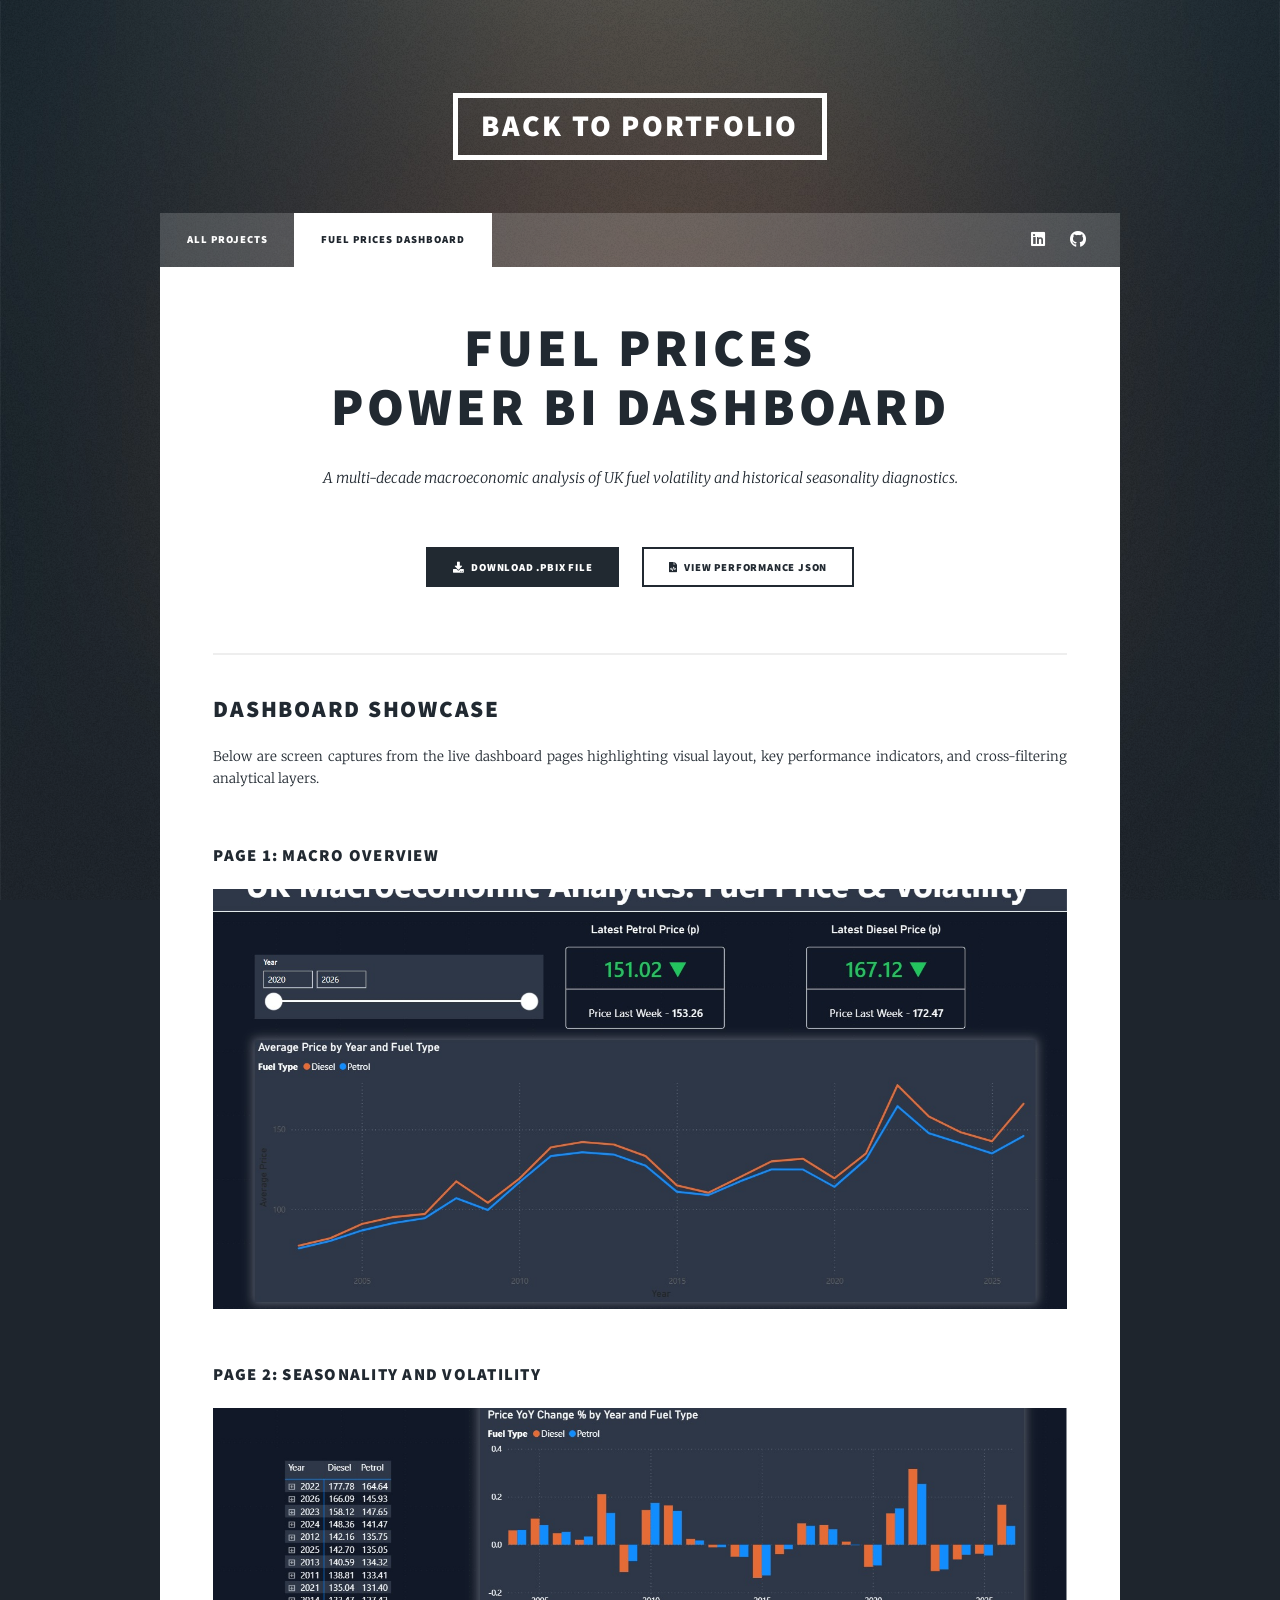
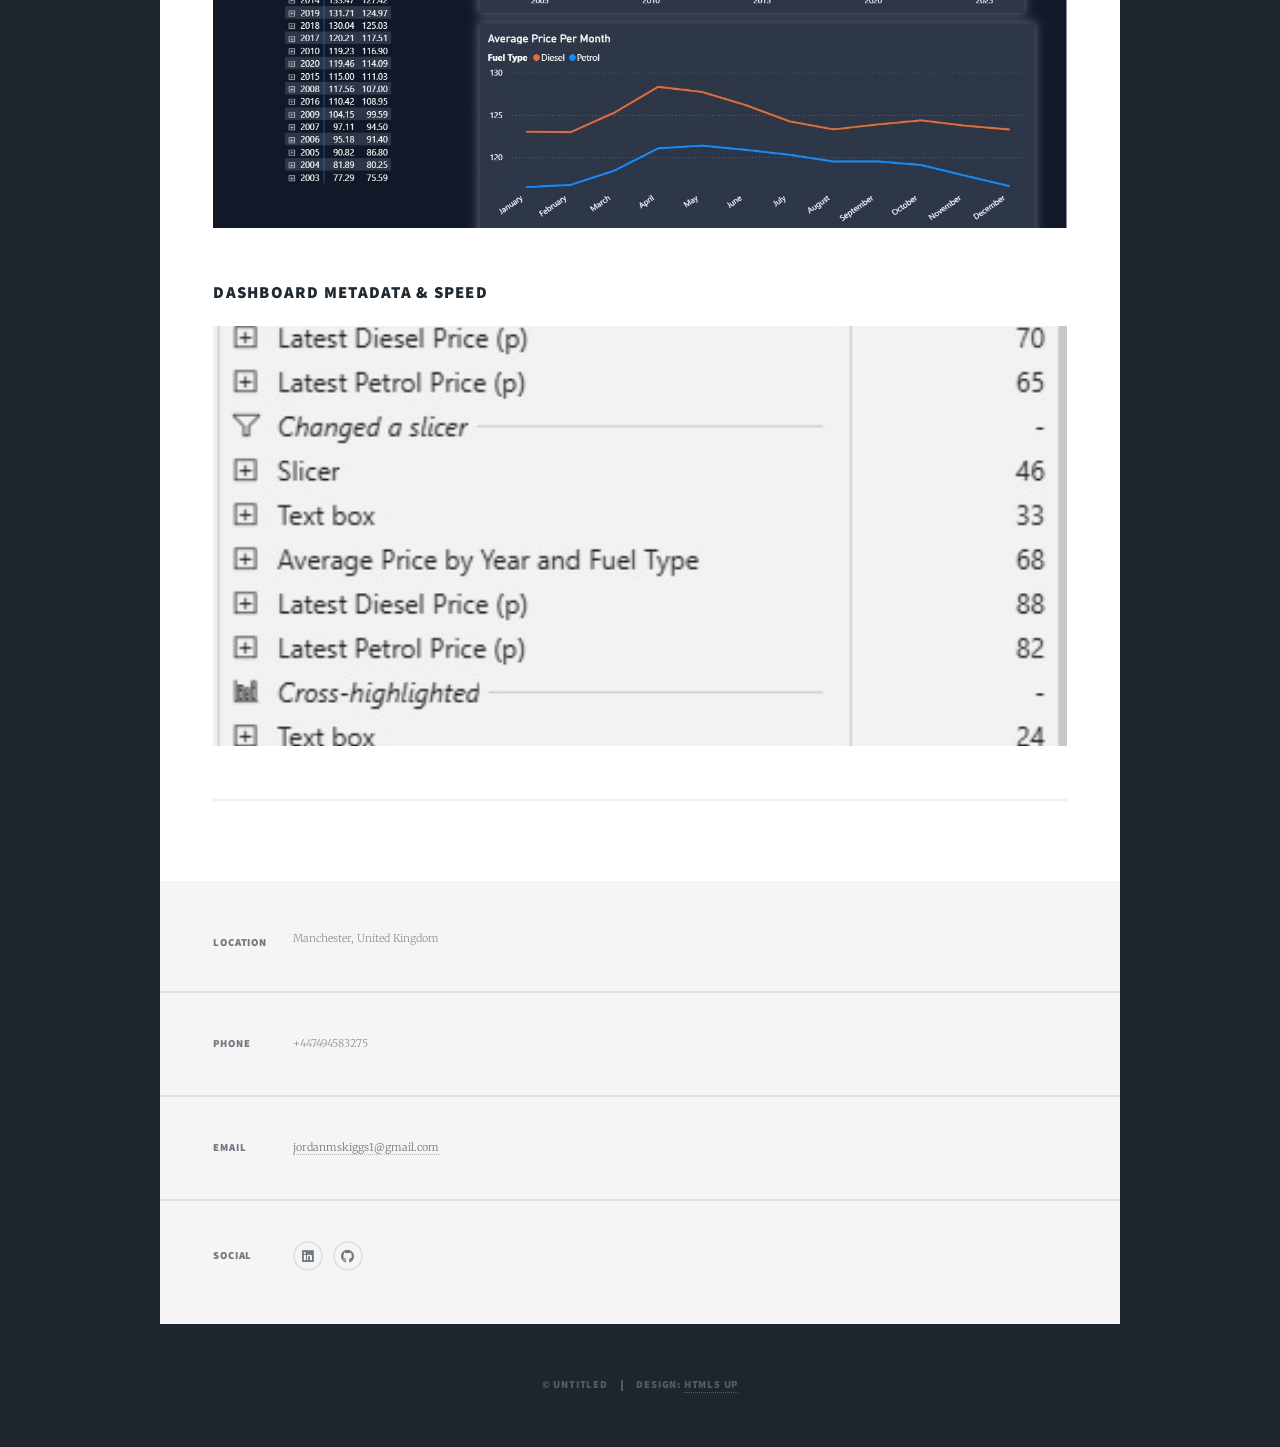
<file: fuel-prices.html>
<!DOCTYPE HTML>
<!--
	Massively by HTML5 UP
	html5up.net | @ajlkn
	Free for personal and commercial use under the CCA 3.0 license (html5up.net/license)
-->
<html>
	<head>
		<title>Fuel Prices Dashboard - Jordan Skiggs Portfolio</title>
		<meta charset="utf-8" />
		<meta name="viewport" content="width=device-width, initial-scale=1, user-scalable=no" />
		<link rel="stylesheet" href="assets/css/main.css" />
		<noscript><link rel="stylesheet" href="assets/css/noscript.css" /></noscript>
	</head>
	<body class="is-preload">

		<!-- Wrapper -->
		<div id="wrapper">

			<!-- Header -->
			<header id="header">
				<a href="index.html" class="logo">Back to Portfolio</a>
			</header>

			<!-- Nav -->
			<nav id="nav">
				<ul class="links">
					<li><a href="index.html">All Projects</a></li>
					<li class="active"><a href="fuel-prices.html">Fuel Prices Dashboard</a></li>
				</ul>
				<ul class="icons">
					<li><a href="https://www.linkedin.com/in/jordan-skiggs-04aa2b9a/" class="icon brands fa-linkedin"><span class="label">Linkedin</span></a></li>
					<li><a href="https://github.com/JordSkiggs" class="icon brands fa-github"><span class="label">GitHub</span></a></li>
				</ul>
			</nav>

			<!-- Main Content -->
			<div id="main">

				<!-- Project Header -->
				<section class="post">
					<header class="major">
						<h1>Fuel Prices<br />Power BI Dashboard</h1>
						<p>A multi-decade macroeconomic analysis of UK fuel volatility and historical seasonality diagnostics.</p>
					</header>

					<!-- Action Buttons -->
					<div style="text-align: center; margin-bottom: 3em;">
						<ul class="actions special" style="display: inline-flex; gap: 10px; justify-content: center;">
							<li><a href="https://github.com/JordSkiggs/FuelPrices/blob/main/Fuel%20Prices.pbix" class="button primary icon solid fa-download">Download .PBIX File</a></li>
							<li><a href="https://github.com/JordSkiggs/FuelPrices/blob/main/PowerBIPerformanceData.json" target="_blank" class="button icon solid fa-file-code">View Performance JSON</a></li>
						</ul>
					</div>

					<hr />

					<!-- Dashboard Pages Showcase -->
					<h2>Dashboard Showcase</h2>
					<p>Below are screen captures from the live dashboard pages highlighting visual layout, key performance indicators, and cross-filtering analytical layers.</p>
					
					<div class="image main">
						<h3>Page 1: Macro Overview</h3>
						<img src="images/Fuel Prices Page 1.jpg" alt="Dashboard Page 1 - Overview" />
					</div>
					
					<div class="image main">
						<h3>Page 2: Seasonality and Volatility</h3>
						<img src="images/Fuel Prices Page 2.jpg" alt="Dashboard Page 2 - Seasonality Analysis" />
					</div>
					
					<div class="image main">
						<h3>Dashboard Metadata &amp; Speed</h3>
						<img src="images/Fuel Prices Dashboard Speed.jpg" alt="Dashboard Metadata" />
					</div>

					<hr />

				</section>

			</div>

			<!-- Footer -->
			<footer id="footer">
				<section class="split contact">
					<section class="alt">
						<h3>Location</h3>
						<p>Manchester, United Kingdom</p>
					</section>
					<section>
						<h3>Phone</h3>
						<p>+447494583275</p>
					</section>
					<section>
						<h3>Email</h3>
						<p><a href="mailto:jordanmskiggs1@gmail.com">jordanmskiggs1@gmail.com</a></p>
					</section>
					<section>
						<h3>Social</h3>
						<ul class="icons alt">
							<li><a href="https://www.linkedin.com/in/jordan-skiggs-04aa2b9a/" class="icon brands alt fa-linkedin"><span class="label">LinkedIn</span></a></li>
							<li><a href="https://github.com/JordSkiggs" class="icon brands alt fa-github"><span class="label">GitHub</span></a></li>
						</ul>
					</section>
				</section>
			</footer>

			<!-- Copyright -->
			<div id="copyright">
				<ul><li>&copy; Untitled</li><li>Design: <a href="https://html5up.net">HTML5 UP</a></li></ul>
			</div>

		</div>

		<!-- Scripts -->
		<script src="assets/js/jquery.min.js"></script>
		<script src="assets/js/jquery.scrollex.min.js"></script>
		<script src="assets/js/jquery.scrolly.min.js"></script>
		<script src="assets/js/browser.min.js"></script>
		<script src="assets/js/breakpoints.min.js"></script>
		<script src="assets/js/util.js"></script>
		<script src="assets/js/main.js"></script>

	</body>
</html>
</file>
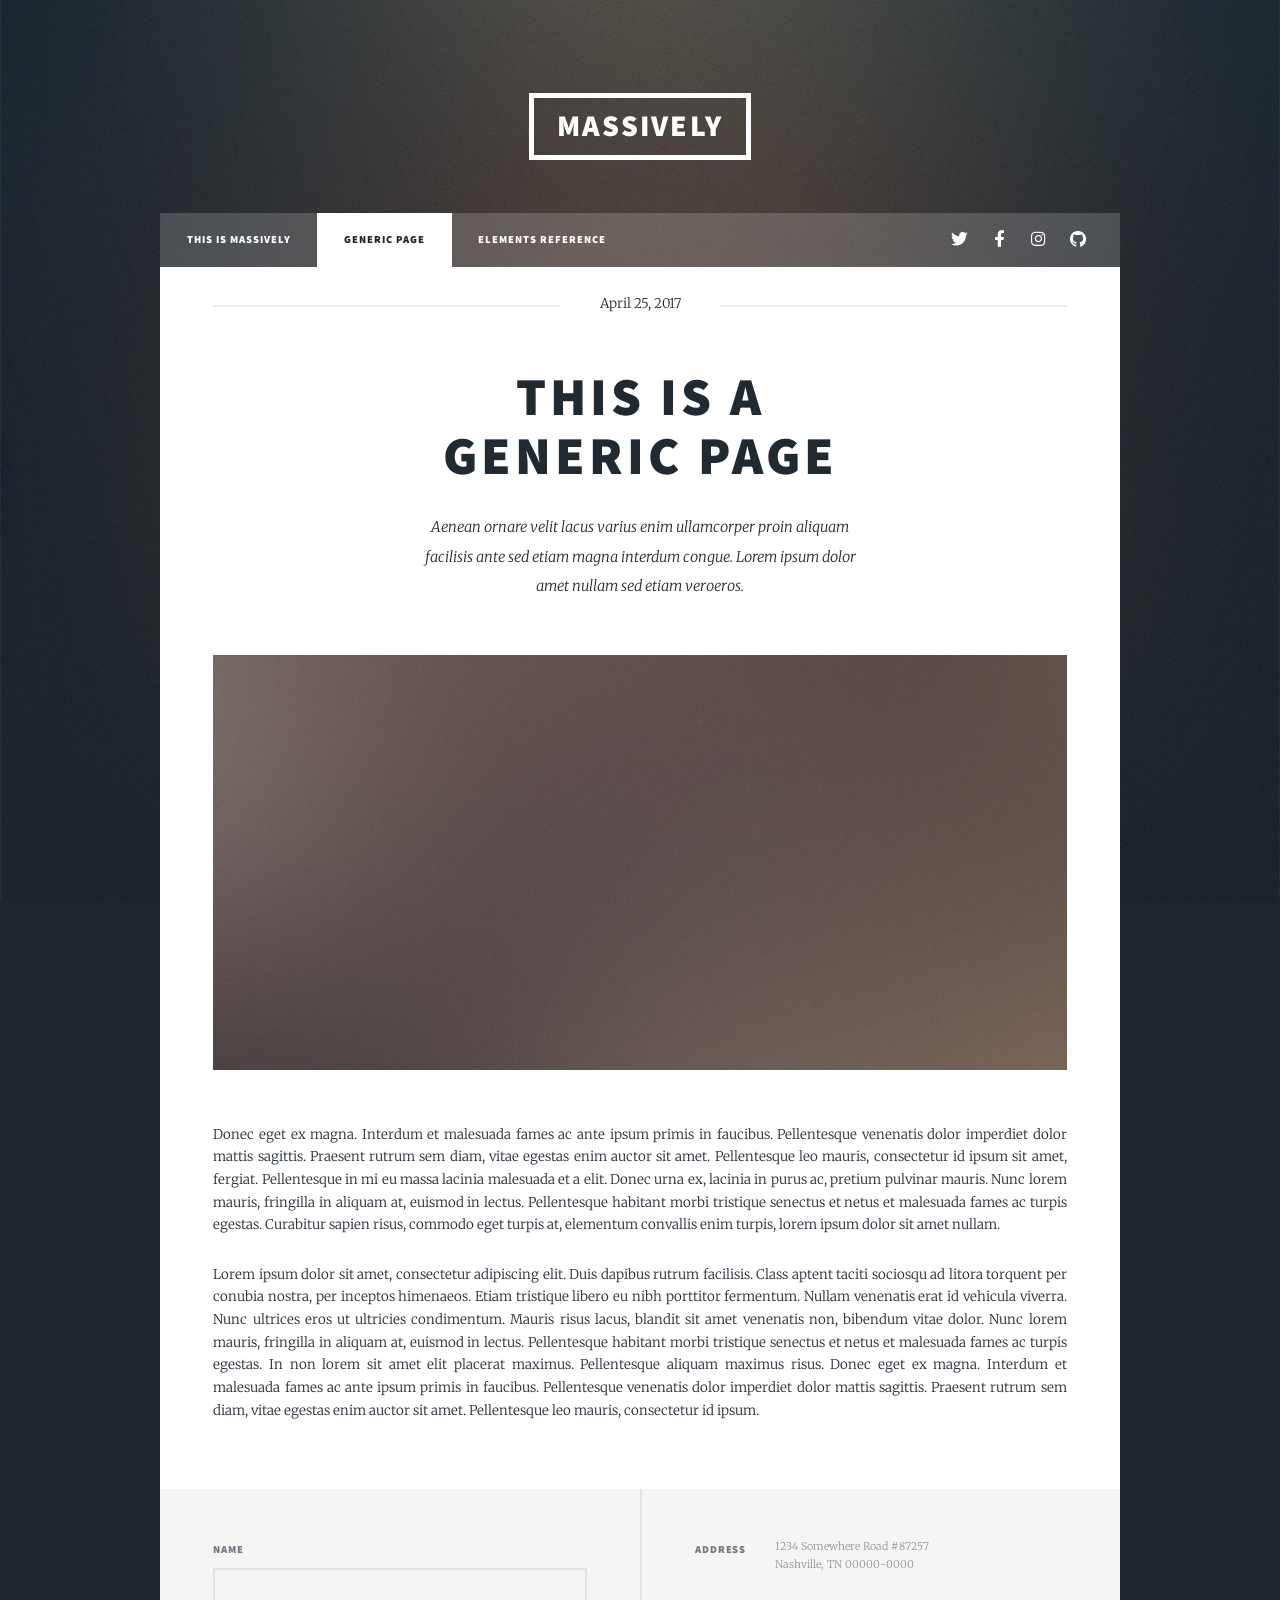
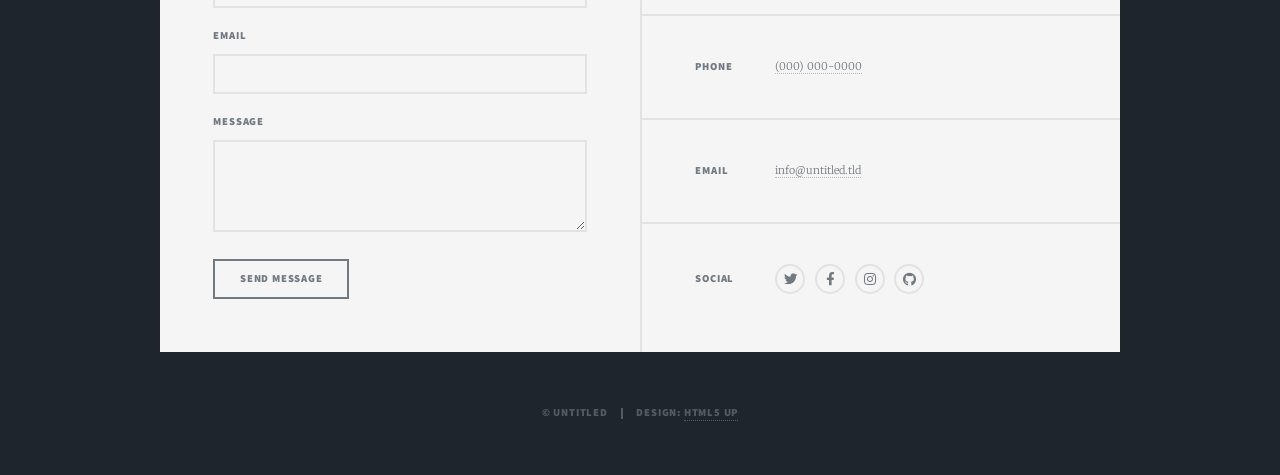
<file: generic.html>
<!DOCTYPE HTML>
<!--
	Massively by HTML5 UP
	html5up.net | @ajlkn
	Free for personal and commercial use under the CCA 3.0 license (html5up.net/license)
-->
<html>
	<head>
		<title>Generic Page - Massively by HTML5 UP</title>
		<meta charset="utf-8" />
		<meta name="viewport" content="width=device-width, initial-scale=1, user-scalable=no" />
		<link rel="stylesheet" href="assets/css/main.css" />
		<noscript><link rel="stylesheet" href="assets/css/noscript.css" /></noscript>
	</head>
	<body class="is-preload">

		<!-- Wrapper -->
			<div id="wrapper">

				<!-- Header -->
					<header id="header">
						<a href="index.html" class="logo">Massively</a>
					</header>

				<!-- Nav -->
					<nav id="nav">
						<ul class="links">
							<li><a href="index.html">This is Massively</a></li>
							<li class="active"><a href="generic.html">Generic Page</a></li>
							<li><a href="elements.html">Elements Reference</a></li>
						</ul>
						<ul class="icons">
							<li><a href="#" class="icon brands fa-twitter"><span class="label">Twitter</span></a></li>
							<li><a href="#" class="icon brands fa-facebook-f"><span class="label">Facebook</span></a></li>
							<li><a href="#" class="icon brands fa-instagram"><span class="label">Instagram</span></a></li>
							<li><a href="#" class="icon brands fa-github"><span class="label">GitHub</span></a></li>
						</ul>
					</nav>

				<!-- Main -->
					<div id="main">

						<!-- Post -->
							<section class="post">
								<header class="major">
									<span class="date">April 25, 2017</span>
									<h1>This is a<br />
									Generic Page</h1>
									<p>Aenean ornare velit lacus varius enim ullamcorper proin aliquam<br />
									facilisis ante sed etiam magna interdum congue. Lorem ipsum dolor<br />
									amet nullam sed etiam veroeros.</p>
								</header>
								<div class="image main"><img src="images/pic01.jpg" alt="" /></div>
								<p>Donec eget ex magna. Interdum et malesuada fames ac ante ipsum primis in faucibus. Pellentesque venenatis dolor imperdiet dolor mattis sagittis. Praesent rutrum sem diam, vitae egestas enim auctor sit amet. Pellentesque leo mauris, consectetur id ipsum sit amet, fergiat. Pellentesque in mi eu massa lacinia malesuada et a elit. Donec urna ex, lacinia in purus ac, pretium pulvinar mauris. Nunc lorem mauris, fringilla in aliquam at, euismod in lectus. Pellentesque habitant morbi tristique senectus et netus et malesuada fames ac turpis egestas. Curabitur sapien risus, commodo eget turpis at, elementum convallis enim turpis, lorem ipsum dolor sit amet nullam.</p>
								<p>Lorem ipsum dolor sit amet, consectetur adipiscing elit. Duis dapibus rutrum facilisis. Class aptent taciti sociosqu ad litora torquent per conubia nostra, per inceptos himenaeos. Etiam tristique libero eu nibh porttitor fermentum. Nullam venenatis erat id vehicula viverra. Nunc ultrices eros ut ultricies condimentum. Mauris risus lacus, blandit sit amet venenatis non, bibendum vitae dolor. Nunc lorem mauris, fringilla in aliquam at, euismod in lectus. Pellentesque habitant morbi tristique senectus et netus et malesuada fames ac turpis egestas. In non lorem sit amet elit placerat maximus. Pellentesque aliquam maximus risus. Donec eget ex magna. Interdum et malesuada fames ac ante ipsum primis in faucibus. Pellentesque venenatis dolor imperdiet dolor mattis sagittis. Praesent rutrum sem diam, vitae egestas enim auctor sit amet. Pellentesque leo mauris, consectetur id ipsum.</p>
							</section>

					</div>

				<!-- Footer -->
					<footer id="footer">
						<section>
							<form method="post" action="#">
								<div class="fields">
									<div class="field">
										<label for="name">Name</label>
										<input type="text" name="name" id="name" />
									</div>
									<div class="field">
										<label for="email">Email</label>
										<input type="text" name="email" id="email" />
									</div>
									<div class="field">
										<label for="message">Message</label>
										<textarea name="message" id="message" rows="3"></textarea>
									</div>
								</div>
								<ul class="actions">
									<li><input type="submit" value="Send Message" /></li>
								</ul>
							</form>
						</section>
						<section class="split contact">
							<section class="alt">
								<h3>Address</h3>
								<p>1234 Somewhere Road #87257<br />
								Nashville, TN 00000-0000</p>
							</section>
							<section>
								<h3>Phone</h3>
								<p><a href="#">(000) 000-0000</a></p>
							</section>
							<section>
								<h3>Email</h3>
								<p><a href="#">info@untitled.tld</a></p>
							</section>
							<section>
								<h3>Social</h3>
								<ul class="icons alt">
									<li><a href="#" class="icon brands alt fa-twitter"><span class="label">Twitter</span></a></li>
									<li><a href="#" class="icon brands alt fa-facebook-f"><span class="label">Facebook</span></a></li>
									<li><a href="#" class="icon brands alt fa-instagram"><span class="label">Instagram</span></a></li>
									<li><a href="#" class="icon brands alt fa-github"><span class="label">GitHub</span></a></li>
								</ul>
							</section>
						</section>
					</footer>

				<!-- Copyright -->
					<div id="copyright">
						<ul><li>&copy; Untitled</li><li>Design: <a href="https://html5up.net">HTML5 UP</a></li></ul>
					</div>

			</div>

		<!-- Scripts -->
			<script src="assets/js/jquery.min.js"></script>
			<script src="assets/js/jquery.scrollex.min.js"></script>
			<script src="assets/js/jquery.scrolly.min.js"></script>
			<script src="assets/js/browser.min.js"></script>
			<script src="assets/js/breakpoints.min.js"></script>
			<script src="assets/js/util.js"></script>
			<script src="assets/js/main.js"></script>

	</body>
</html>
</file>
<file: assets/css/main.css>
@import url(fontawesome-all.min.css);
@import url("https://fonts.googleapis.com/css?family=Merriweather:300,700,300italic,700italic|Source+Sans+Pro:900");

/*
	Massively by HTML5 UP
	html5up.net | @ajlkn
	Free for personal and commercial use under the CCA 3.0 license (html5up.net/license)
*/

html, body, div, span, applet, object,
iframe, h1, h2, h3, h4, h5, h6, p, blockquote,
pre, a, abbr, acronym, address, big, cite,
code, del, dfn, em, img, ins, kbd, q, s, samp,
small, strike, strong, sub, sup, tt, var, b,
u, i, center, dl, dt, dd, ol, ul, li, fieldset,
form, label, legend, table, caption, tbody,
tfoot, thead, tr, th, td, article, aside,
canvas, details, embed, figure, figcaption,
footer, header, hgroup, menu, nav, output, ruby,
section, summary, time, mark, audio, video {
	margin: 0;
	padding: 0;
	border: 0;
	font-size: 100%;
	font: inherit;
	vertical-align: baseline;}

article, aside, details, figcaption, figure,
footer, header, hgroup, menu, nav, section {
	display: block;}

body {
	line-height: 1;
}

ol, ul {
	list-style: none;
}

blockquote, q {
	quotes: none;
}

	blockquote:before, blockquote:after, q:before, q:after {
		content: '';
		content: none;
	}

table {
	border-collapse: collapse;
	border-spacing: 0;
}

body {
	-webkit-text-size-adjust: none;
}

mark {
	background-color: transparent;
	color: inherit;
}

input::-moz-focus-inner {
	border: 0;
	padding: 0;
}

input, select, textarea {
	-moz-appearance: none;
	-webkit-appearance: none;
	-ms-appearance: none;
	appearance: none;
}

/* Basic */

	@-ms-viewport {
		width: device-width;
	}

	body {
		-ms-overflow-style: scrollbar;
	}

	@media screen and (max-width: 480px) {

		html, body {
			min-width: 320px;
		}

	}

	html {
		box-sizing: border-box;
	}

	*, *:before, *:after {
		box-sizing: inherit;
	}

	body {
		background-color: #1e252d;
	}

		body.is-preload *, body.is-preload *:before, body.is-preload *:after {
			-moz-animation: none !important;
			-webkit-animation: none !important;
			-ms-animation: none !important;
			animation: none !important;
			-moz-transition: none !important;
			-webkit-transition: none !important;
			-ms-transition: none !important;
			transition: none !important;
		}

/* Type */

	html {
		font-size: 16pt;
	}

		@media screen and (max-width: 1680px) {

			html {
				font-size: 12pt;
			}

		}

		@media screen and (max-width: 1280px) {

			html {
				font-size: 11pt;
			}

		}

		@media screen and (max-width: 360px) {

			html {
				font-size: 10pt;
			}

		}

	body {
		color: #212931;
	}

	body, input, select, textarea {
		font-family: "Merriweather", Georgia, serif;
		font-weight: 300;
		font-size: 1rem;
		line-height: 2.375;
	}

	a {
		-moz-transition: color 0.2s ease-in-out, background-color 0.2s ease-in-out, border-color 0.2s ease-in-out, box-shadow 0.2s ease-in-out;
		-webkit-transition: color 0.2s ease-in-out, background-color 0.2s ease-in-out, border-color 0.2s ease-in-out, box-shadow 0.2s ease-in-out;
		-ms-transition: color 0.2s ease-in-out, background-color 0.2s ease-in-out, border-color 0.2s ease-in-out, box-shadow 0.2s ease-in-out;
		transition: color 0.2s ease-in-out, background-color 0.2s ease-in-out, border-color 0.2s ease-in-out, box-shadow 0.2s ease-in-out;
		border-bottom: dotted 1px;
		text-decoration: none;
	}

		a:hover {
			border-bottom-color: transparent;
		}

	strong, b {
		font-weight: 600;
	}

	em, i {
		font-style: italic;
	}

	p {
		text-align: justify;
		margin: 0 0 2rem 0;
	}

	h1, h2, h3, h4, h5, h6 {
		font-family: "Source Sans Pro", Helvetica, sans-serif;
		font-weight: 900;
		line-height: 1.5;
		letter-spacing: 0.075em;
		text-transform: uppercase;
		margin: 0 0 1rem 0;
	}

		h1 a, h2 a, h3 a, h4 a, h5 a, h6 a {
			border-bottom: 0;
			color: inherit;
			text-decoration: none;
		}

	h1 {
		font-size: 4rem;
		line-height: 1.1;
		margin: 0 0 2rem 0;
	}

	h2 {
		font-size: 1.75rem;
		line-height: 1.3;
		margin: 0 0 1.5rem 0;
	}

	h3 {
		font-size: 1.25rem;
		margin: 0 0 1.5rem 0;
	}

	h4 {
		font-size: 1rem;
	}

	h5 {
		font-size: 0.9rem;
	}

	h6 {
		font-size: 0.8rem;
	}

	sub {
		font-size: 0.8rem;
		position: relative;
		top: 0.5rem;
	}

	sup {
		font-size: 0.8rem;
		position: relative;
		top: -0.5rem;
	}

	blockquote {
		border-left: solid 4px;
		font-style: italic;
		margin: 0 0 2rem 0;
		padding: 0.5rem 0 0.5rem 2rem;
	}

	code {
		border: solid 2px;
		font-family: "Courier New", monospace;
		font-size: 0.9rem;
		margin: 0 0.25rem;
		padding: 0.25rem 0.65rem;
	}

	pre {
		-webkit-overflow-scrolling: touch;
		font-family: "Courier New", monospace;
		font-size: 0.9rem;
		margin: 0 0 2rem 0;
	}

		pre code {
			display: block;
			line-height: 1.75;
			padding: 1rem 1.5rem;
			overflow-x: auto;
		}

	hr {
		border: 0;
		border-bottom: solid 2px;
		margin: 3rem 0;
	}

		hr.major {
			margin: 5rem 0;
		}

	.align-left {
		text-align: left;
	}

	.align-center {
		text-align: center;
	}

	.align-right {
		text-align: right;
	}

	input, select, textarea {
		color: #212931;
	}

	a {
		color: #212931;
		border-bottom-color: rgba(33, 41, 49, 0.5);
	}

		a:hover {
			border-bottom-color: transparent;
			color: #18bfef !important;
		}

	strong, b {
		color: #212931;
	}

	h1, h2, h3, h4, h5, h6 {
		color: #212931;
	}

	blockquote {
		border-left-color: #eeeeee;
	}

	code {
		background: rgba(220, 220, 220, 0.25);
		border-color: #eeeeee;
	}

	hr {
		border-bottom-color: #eeeeee;
	}

/* Row */

	.row {
		display: flex;
		flex-wrap: wrap;
		box-sizing: border-box;
		align-items: stretch;
	}

		.row > * {
			box-sizing: border-box;
		}

		.row.gtr-uniform > * > :last-child {
			margin-bottom: 0;
		}

		.row.aln-left {
			justify-content: flex-start;
		}

		.row.aln-center {
			justify-content: center;
		}

		.row.aln-right {
			justify-content: flex-end;
		}

		.row.aln-top {
			align-items: flex-start;
		}

		.row.aln-middle {
			align-items: center;
		}

		.row.aln-bottom {
			align-items: flex-end;
		}

		.row > .imp {
			order: -1;
		}

		.row > .col-1 {
			width: 8.33333%;
		}

		.row > .off-1 {
			margin-left: 8.33333%;
		}

		.row > .col-2 {
			width: 16.66667%;
		}

		.row > .off-2 {
			margin-left: 16.66667%;
		}

		.row > .col-3 {
			width: 25%;
		}

		.row > .off-3 {
			margin-left: 25%;
		}

		.row > .col-4 {
			width: 33.33333%;
		}

		.row > .off-4 {
			margin-left: 33.33333%;
		}

		.row > .col-5 {
			width: 41.66667%;
		}

		.row > .off-5 {
			margin-left: 41.66667%;
		}

		.row > .col-6 {
			width: 50%;
		}

		.row > .off-6 {
			margin-left: 50%;
		}

		.row > .col-7 {
			width: 58.33333%;
		}

		.row > .off-7 {
			margin-left: 58.33333%;
		}

		.row > .col-8 {
			width: 66.66667%;
		}

		.row > .off-8 {
			margin-left: 66.66667%;
		}

		.row > .col-9 {
			width: 75%;
		}

		.row > .off-9 {
			margin-left: 75%;
		}

		.row > .col-10 {
			width: 83.33333%;
		}

		.row > .off-10 {
			margin-left: 83.33333%;
		}

		.row > .col-11 {
			width: 91.66667%;
		}

		.row > .off-11 {
			margin-left: 91.66667%;
		}

		.row > .col-12 {
			width: 100%;
		}

		.row > .off-12 {
			margin-left: 100%;
		}

		.row.gtr-0 {
			margin-top: 0;
			margin-left: 0rem;
		}

			.row.gtr-0 > * {
				padding: 0 0 0 0rem;
			}

			.row.gtr-0.gtr-uniform {
				margin-top: 0rem;
			}

				.row.gtr-0.gtr-uniform > * {
					padding-top: 0rem;
				}

		.row.gtr-25 {
			margin-top: 0;
			margin-left: -0.375rem;
		}

			.row.gtr-25 > * {
				padding: 0 0 0 0.375rem;
			}

			.row.gtr-25.gtr-uniform {
				margin-top: -0.375rem;
			}

				.row.gtr-25.gtr-uniform > * {
					padding-top: 0.375rem;
				}

		.row.gtr-50 {
			margin-top: 0;
			margin-left: -0.75rem;
		}

			.row.gtr-50 > * {
				padding: 0 0 0 0.75rem;
			}

			.row.gtr-50.gtr-uniform {
				margin-top: -0.75rem;
			}

				.row.gtr-50.gtr-uniform > * {
					padding-top: 0.75rem;
				}

		.row {
			margin-top: 0;
			margin-left: -1.5rem;
		}

			.row > * {
				padding: 0 0 0 1.5rem;
			}

			.row.gtr-uniform {
				margin-top: -1.5rem;
			}

				.row.gtr-uniform > * {
					padding-top: 1.5rem;
				}

		.row.gtr-150 {
			margin-top: 0;
			margin-left: -2.25rem;
		}

			.row.gtr-150 > * {
				padding: 0 0 0 2.25rem;
			}

			.row.gtr-150.gtr-uniform {
				margin-top: -2.25rem;
			}

				.row.gtr-150.gtr-uniform > * {
					padding-top: 2.25rem;
				}

		.row.gtr-200 {
			margin-top: 0;
			margin-left: -3rem;
		}

			.row.gtr-200 > * {
				padding: 0 0 0 3rem;
			}

			.row.gtr-200.gtr-uniform {
				margin-top: -3rem;
			}

				.row.gtr-200.gtr-uniform > * {
					padding-top: 3rem;
				}

		@media screen and (max-width: 1680px) {

			.row {
				display: flex;
				flex-wrap: wrap;
				box-sizing: border-box;
				align-items: stretch;
			}

				.row > * {
					box-sizing: border-box;
				}

				.row.gtr-uniform > * > :last-child {
					margin-bottom: 0;
				}

				.row.aln-left {
					justify-content: flex-start;
				}

				.row.aln-center {
					justify-content: center;
				}

				.row.aln-right {
					justify-content: flex-end;
				}

				.row.aln-top {
					align-items: flex-start;
				}

				.row.aln-middle {
					align-items: center;
				}

				.row.aln-bottom {
					align-items: flex-end;
				}

				.row > .imp-xlarge {
					order: -1;
				}

				.row > .col-1-xlarge {
					width: 8.33333%;
				}

				.row > .off-1-xlarge {
					margin-left: 8.33333%;
				}

				.row > .col-2-xlarge {
					width: 16.66667%;
				}

				.row > .off-2-xlarge {
					margin-left: 16.66667%;
				}

				.row > .col-3-xlarge {
					width: 25%;
				}

				.row > .off-3-xlarge {
					margin-left: 25%;
				}

				.row > .col-4-xlarge {
					width: 33.33333%;
				}

				.row > .off-4-xlarge {
					margin-left: 33.33333%;
				}

				.row > .col-5-xlarge {
					width: 41.66667%;
				}

				.row > .off-5-xlarge {
					margin-left: 41.66667%;
				}

				.row > .col-6-xlarge {
					width: 50%;
				}

				.row > .off-6-xlarge {
					margin-left: 50%;
				}

				.row > .col-7-xlarge {
					width: 58.33333%;
				}

				.row > .off-7-xlarge {
					margin-left: 58.33333%;
				}

				.row > .col-8-xlarge {
					width: 66.66667%;
				}

				.row > .off-8-xlarge {
					margin-left: 66.66667%;
				}

				.row > .col-9-xlarge {
					width: 75%;
				}

				.row > .off-9-xlarge {
					margin-left: 75%;
				}

				.row > .col-10-xlarge {
					width: 83.33333%;
				}

				.row > .off-10-xlarge {
					margin-left: 83.33333%;
				}

				.row > .col-11-xlarge {
					width: 91.66667%;
				}

				.row > .off-11-xlarge {
					margin-left: 91.66667%;
				}

				.row > .col-12-xlarge {
					width: 100%;
				}

				.row > .off-12-xlarge {
					margin-left: 100%;
				}

				.row.gtr-0 {
					margin-top: 0;
					margin-left: 0rem;
				}

					.row.gtr-0 > * {
						padding: 0 0 0 0rem;
					}

					.row.gtr-0.gtr-uniform {
						margin-top: 0rem;
					}

						.row.gtr-0.gtr-uniform > * {
							padding-top: 0rem;
						}

				.row.gtr-25 {
					margin-top: 0;
					margin-left: -0.375rem;
				}

					.row.gtr-25 > * {
						padding: 0 0 0 0.375rem;
					}

					.row.gtr-25.gtr-uniform {
						margin-top: -0.375rem;
					}

						.row.gtr-25.gtr-uniform > * {
							padding-top: 0.375rem;
						}

				.row.gtr-50 {
					margin-top: 0;
					margin-left: -0.75rem;
				}

					.row.gtr-50 > * {
						padding: 0 0 0 0.75rem;
					}

					.row.gtr-50.gtr-uniform {
						margin-top: -0.75rem;
					}

						.row.gtr-50.gtr-uniform > * {
							padding-top: 0.75rem;
						}

				.row {
					margin-top: 0;
					margin-left: -1.5rem;
				}

					.row > * {
						padding: 0 0 0 1.5rem;
					}

					.row.gtr-uniform {
						margin-top: -1.5rem;
					}

						.row.gtr-uniform > * {
							padding-top: 1.5rem;
						}

				.row.gtr-150 {
					margin-top: 0;
					margin-left: -2.25rem;
				}

					.row.gtr-150 > * {
						padding: 0 0 0 2.25rem;
					}

					.row.gtr-150.gtr-uniform {
						margin-top: -2.25rem;
					}

						.row.gtr-150.gtr-uniform > * {
							padding-top: 2.25rem;
						}

				.row.gtr-200 {
					margin-top: 0;
					margin-left: -3rem;
				}

					.row.gtr-200 > * {
						padding: 0 0 0 3rem;
					}

					.row.gtr-200.gtr-uniform {
						margin-top: -3rem;
					}

						.row.gtr-200.gtr-uniform > * {
							padding-top: 3rem;
						}

		}

		@media screen and (max-width: 1280px) {

			.row {
				display: flex;
				flex-wrap: wrap;
				box-sizing: border-box;
				align-items: stretch;
			}

				.row > * {
					box-sizing: border-box;
				}

				.row.gtr-uniform > * > :last-child {
					margin-bottom: 0;
				}

				.row.aln-left {
					justify-content: flex-start;
				}

				.row.aln-center {
					justify-content: center;
				}

				.row.aln-right {
					justify-content: flex-end;
				}

				.row.aln-top {
					align-items: flex-start;
				}

				.row.aln-middle {
					align-items: center;
				}

				.row.aln-bottom {
					align-items: flex-end;
				}

				.row > .imp-large {
					order: -1;
				}

				.row > .col-1-large {
					width: 8.33333%;
				}

				.row > .off-1-large {
					margin-left: 8.33333%;
				}

				.row > .col-2-large {
					width: 16.66667%;
				}

				.row > .off-2-large {
					margin-left: 16.66667%;
				}

				.row > .col-3-large {
					width: 25%;
				}

				.row > .off-3-large {
					margin-left: 25%;
				}

				.row > .col-4-large {
					width: 33.33333%;
				}

				.row > .off-4-large {
					margin-left: 33.33333%;
				}

				.row > .col-5-large {
					width: 41.66667%;
				}

				.row > .off-5-large {
					margin-left: 41.66667%;
				}

				.row > .col-6-large {
					width: 50%;
				}

				.row > .off-6-large {
					margin-left: 50%;
				}

				.row > .col-7-large {
					width: 58.33333%;
				}

				.row > .off-7-large {
					margin-left: 58.33333%;
				}

				.row > .col-8-large {
					width: 66.66667%;
				}

				.row > .off-8-large {
					margin-left: 66.66667%;
				}

				.row > .col-9-large {
					width: 75%;
				}

				.row > .off-9-large {
					margin-left: 75%;
				}

				.row > .col-10-large {
					width: 83.33333%;
				}

				.row > .off-10-large {
					margin-left: 83.33333%;
				}

				.row > .col-11-large {
					width: 91.66667%;
				}

				.row > .off-11-large {
					margin-left: 91.66667%;
				}

				.row > .col-12-large {
					width: 100%;
				}

				.row > .off-12-large {
					margin-left: 100%;
				}

				.row.gtr-0 {
					margin-top: 0;
					margin-left: 0rem;
				}

					.row.gtr-0 > * {
						padding: 0 0 0 0rem;
					}

					.row.gtr-0.gtr-uniform {
						margin-top: 0rem;
					}

						.row.gtr-0.gtr-uniform > * {
							padding-top: 0rem;
						}

				.row.gtr-25 {
					margin-top: 0;
					margin-left: -0.375rem;
				}

					.row.gtr-25 > * {
						padding: 0 0 0 0.375rem;
					}

					.row.gtr-25.gtr-uniform {
						margin-top: -0.375rem;
					}

						.row.gtr-25.gtr-uniform > * {
							padding-top: 0.375rem;
						}

				.row.gtr-50 {
					margin-top: 0;
					margin-left: -0.75rem;
				}

					.row.gtr-50 > * {
						padding: 0 0 0 0.75rem;
					}

					.row.gtr-50.gtr-uniform {
						margin-top: -0.75rem;
					}

						.row.gtr-50.gtr-uniform > * {
							padding-top: 0.75rem;
						}

				.row {
					margin-top: 0;
					margin-left: -1.5rem;
				}

					.row > * {
						padding: 0 0 0 1.5rem;
					}

					.row.gtr-uniform {
						margin-top: -1.5rem;
					}

						.row.gtr-uniform > * {
							padding-top: 1.5rem;
						}

				.row.gtr-150 {
					margin-top: 0;
					margin-left: -2.25rem;
				}

					.row.gtr-150 > * {
						padding: 0 0 0 2.25rem;
					}

					.row.gtr-150.gtr-uniform {
						margin-top: -2.25rem;
					}

						.row.gtr-150.gtr-uniform > * {
							padding-top: 2.25rem;
						}

				.row.gtr-200 {
					margin-top: 0;
					margin-left: -3rem;
				}

					.row.gtr-200 > * {
						padding: 0 0 0 3rem;
					}

					.row.gtr-200.gtr-uniform {
						margin-top: -3rem;
					}

						.row.gtr-200.gtr-uniform > * {
							padding-top: 3rem;
						}

		}

		@media screen and (max-width: 980px) {

			.row {
				display: flex;
				flex-wrap: wrap;
				box-sizing: border-box;
				align-items: stretch;
			}

				.row > * {
					box-sizing: border-box;
				}

				.row.gtr-uniform > * > :last-child {
					margin-bottom: 0;
				}

				.row.aln-left {
					justify-content: flex-start;
				}

				.row.aln-center {
					justify-content: center;
				}

				.row.aln-right {
					justify-content: flex-end;
				}

				.row.aln-top {
					align-items: flex-start;
				}

				.row.aln-middle {
					align-items: center;
				}

				.row.aln-bottom {
					align-items: flex-end;
				}

				.row > .imp-medium {
					order: -1;
				}

				.row > .col-1-medium {
					width: 8.33333%;
				}

				.row > .off-1-medium {
					margin-left: 8.33333%;
				}

				.row > .col-2-medium {
					width: 16.66667%;
				}

				.row > .off-2-medium {
					margin-left: 16.66667%;
				}

				.row > .col-3-medium {
					width: 25%;
				}

				.row > .off-3-medium {
					margin-left: 25%;
				}

				.row > .col-4-medium {
					width: 33.33333%;
				}

				.row > .off-4-medium {
					margin-left: 33.33333%;
				}

				.row > .col-5-medium {
					width: 41.66667%;
				}

				.row > .off-5-medium {
					margin-left: 41.66667%;
				}

				.row > .col-6-medium {
					width: 50%;
				}

				.row > .off-6-medium {
					margin-left: 50%;
				}

				.row > .col-7-medium {
					width: 58.33333%;
				}

				.row > .off-7-medium {
					margin-left: 58.33333%;
				}

				.row > .col-8-medium {
					width: 66.66667%;
				}

				.row > .off-8-medium {
					margin-left: 66.66667%;
				}

				.row > .col-9-medium {
					width: 75%;
				}

				.row > .off-9-medium {
					margin-left: 75%;
				}

				.row > .col-10-medium {
					width: 83.33333%;
				}

				.row > .off-10-medium {
					margin-left: 83.33333%;
				}

				.row > .col-11-medium {
					width: 91.66667%;
				}

				.row > .off-11-medium {
					margin-left: 91.66667%;
				}

				.row > .col-12-medium {
					width: 100%;
				}

				.row > .off-12-medium {
					margin-left: 100%;
				}

				.row.gtr-0 {
					margin-top: 0;
					margin-left: 0rem;
				}

					.row.gtr-0 > * {
						padding: 0 0 0 0rem;
					}

					.row.gtr-0.gtr-uniform {
						margin-top: 0rem;
					}

						.row.gtr-0.gtr-uniform > * {
							padding-top: 0rem;
						}

				.row.gtr-25 {
					margin-top: 0;
					margin-left: -0.375rem;
				}

					.row.gtr-25 > * {
						padding: 0 0 0 0.375rem;
					}

					.row.gtr-25.gtr-uniform {
						margin-top: -0.375rem;
					}

						.row.gtr-25.gtr-uniform > * {
							padding-top: 0.375rem;
						}

				.row.gtr-50 {
					margin-top: 0;
					margin-left: -0.75rem;
				}

					.row.gtr-50 > * {
						padding: 0 0 0 0.75rem;
					}

					.row.gtr-50.gtr-uniform {
						margin-top: -0.75rem;
					}

						.row.gtr-50.gtr-uniform > * {
							padding-top: 0.75rem;
						}

				.row {
					margin-top: 0;
					margin-left: -1.5rem;
				}

					.row > * {
						padding: 0 0 0 1.5rem;
					}

					.row.gtr-uniform {
						margin-top: -1.5rem;
					}

						.row.gtr-uniform > * {
							padding-top: 1.5rem;
						}

				.row.gtr-150 {
					margin-top: 0;
					margin-left: -2.25rem;
				}

					.row.gtr-150 > * {
						padding: 0 0 0 2.25rem;
					}

					.row.gtr-150.gtr-uniform {
						margin-top: -2.25rem;
					}

						.row.gtr-150.gtr-uniform > * {
							padding-top: 2.25rem;
						}

				.row.gtr-200 {
					margin-top: 0;
					margin-left: -3rem;
				}

					.row.gtr-200 > * {
						padding: 0 0 0 3rem;
					}

					.row.gtr-200.gtr-uniform {
						margin-top: -3rem;
					}

						.row.gtr-200.gtr-uniform > * {
							padding-top: 3rem;
						}

		}

		@media screen and (max-width: 736px) {

			.row {
				display: flex;
				flex-wrap: wrap;
				box-sizing: border-box;
				align-items: stretch;
			}

				.row > * {
					box-sizing: border-box;
				}

				.row.gtr-uniform > * > :last-child {
					margin-bottom: 0;
				}

				.row.aln-left {
					justify-content: flex-start;
				}

				.row.aln-center {
					justify-content: center;
				}

				.row.aln-right {
					justify-content: flex-end;
				}

				.row.aln-top {
					align-items: flex-start;
				}

				.row.aln-middle {
					align-items: center;
				}

				.row.aln-bottom {
					align-items: flex-end;
				}

				.row > .imp-small {
					order: -1;
				}

				.row > .col-1-small {
					width: 8.33333%;
				}

				.row > .off-1-small {
					margin-left: 8.33333%;
				}

				.row > .col-2-small {
					width: 16.66667%;
				}

				.row > .off-2-small {
					margin-left: 16.66667%;
				}

				.row > .col-3-small {
					width: 25%;
				}

				.row > .off-3-small {
					margin-left: 25%;
				}

				.row > .col-4-small {
					width: 33.33333%;
				}

				.row > .off-4-small {
					margin-left: 33.33333%;
				}

				.row > .col-5-small {
					width: 41.66667%;
				}

				.row > .off-5-small {
					margin-left: 41.66667%;
				}

				.row > .col-6-small {
					width: 50%;
				}

				.row > .off-6-small {
					margin-left: 50%;
				}

				.row > .col-7-small {
					width: 58.33333%;
				}

				.row > .off-7-small {
					margin-left: 58.33333%;
				}

				.row > .col-8-small {
					width: 66.66667%;
				}

				.row > .off-8-small {
					margin-left: 66.66667%;
				}

				.row > .col-9-small {
					width: 75%;
				}

				.row > .off-9-small {
					margin-left: 75%;
				}

				.row > .col-10-small {
					width: 83.33333%;
				}

				.row > .off-10-small {
					margin-left: 83.33333%;
				}

				.row > .col-11-small {
					width: 91.66667%;
				}

				.row > .off-11-small {
					margin-left: 91.66667%;
				}

				.row > .col-12-small {
					width: 100%;
				}

				.row > .off-12-small {
					margin-left: 100%;
				}

				.row.gtr-0 {
					margin-top: 0;
					margin-left: 0rem;
				}

					.row.gtr-0 > * {
						padding: 0 0 0 0rem;
					}

					.row.gtr-0.gtr-uniform {
						margin-top: 0rem;
					}

						.row.gtr-0.gtr-uniform > * {
							padding-top: 0rem;
						}

				.row.gtr-25 {
					margin-top: 0;
					margin-left: -0.375rem;
				}

					.row.gtr-25 > * {
						padding: 0 0 0 0.375rem;
					}

					.row.gtr-25.gtr-uniform {
						margin-top: -0.375rem;
					}

						.row.gtr-25.gtr-uniform > * {
							padding-top: 0.375rem;
						}

				.row.gtr-50 {
					margin-top: 0;
					margin-left: -0.75rem;
				}

					.row.gtr-50 > * {
						padding: 0 0 0 0.75rem;
					}

					.row.gtr-50.gtr-uniform {
						margin-top: -0.75rem;
					}

						.row.gtr-50.gtr-uniform > * {
							padding-top: 0.75rem;
						}

				.row {
					margin-top: 0;
					margin-left: -1.5rem;
				}

					.row > * {
						padding: 0 0 0 1.5rem;
					}

					.row.gtr-uniform {
						margin-top: -1.5rem;
					}

						.row.gtr-uniform > * {
							padding-top: 1.5rem;
						}

				.row.gtr-150 {
					margin-top: 0;
					margin-left: -2.25rem;
				}

					.row.gtr-150 > * {
						padding: 0 0 0 2.25rem;
					}

					.row.gtr-150.gtr-uniform {
						margin-top: -2.25rem;
					}

						.row.gtr-150.gtr-uniform > * {
							padding-top: 2.25rem;
						}

				.row.gtr-200 {
					margin-top: 0;
					margin-left: -3rem;
				}

					.row.gtr-200 > * {
						padding: 0 0 0 3rem;
					}

					.row.gtr-200.gtr-uniform {
						margin-top: -3rem;
					}

						.row.gtr-200.gtr-uniform > * {
							padding-top: 3rem;
						}

		}

		@media screen and (max-width: 480px) {

			.row {
				display: flex;
				flex-wrap: wrap;
				box-sizing: border-box;
				align-items: stretch;
			}

				.row > * {
					box-sizing: border-box;
				}

				.row.gtr-uniform > * > :last-child {
					margin-bottom: 0;
				}

				.row.aln-left {
					justify-content: flex-start;
				}

				.row.aln-center {
					justify-content: center;
				}

				.row.aln-right {
					justify-content: flex-end;
				}

				.row.aln-top {
					align-items: flex-start;
				}

				.row.aln-middle {
					align-items: center;
				}

				.row.aln-bottom {
					align-items: flex-end;
				}

				.row > .imp-xsmall {
					order: -1;
				}

				.row > .col-1-xsmall {
					width: 8.33333%;
				}

				.row > .off-1-xsmall {
					margin-left: 8.33333%;
				}

				.row > .col-2-xsmall {
					width: 16.66667%;
				}

				.row > .off-2-xsmall {
					margin-left: 16.66667%;
				}

				.row > .col-3-xsmall {
					width: 25%;
				}

				.row > .off-3-xsmall {
					margin-left: 25%;
				}

				.row > .col-4-xsmall {
					width: 33.33333%;
				}

				.row > .off-4-xsmall {
					margin-left: 33.33333%;
				}

				.row > .col-5-xsmall {
					width: 41.66667%;
				}

				.row > .off-5-xsmall {
					margin-left: 41.66667%;
				}

				.row > .col-6-xsmall {
					width: 50%;
				}

				.row > .off-6-xsmall {
					margin-left: 50%;
				}

				.row > .col-7-xsmall {
					width: 58.33333%;
				}

				.row > .off-7-xsmall {
					margin-left: 58.33333%;
				}

				.row > .col-8-xsmall {
					width: 66.66667%;
				}

				.row > .off-8-xsmall {
					margin-left: 66.66667%;
				}

				.row > .col-9-xsmall {
					width: 75%;
				}

				.row > .off-9-xsmall {
					margin-left: 75%;
				}

				.row > .col-10-xsmall {
					width: 83.33333%;
				}

				.row > .off-10-xsmall {
					margin-left: 83.33333%;
				}

				.row > .col-11-xsmall {
					width: 91.66667%;
				}

				.row > .off-11-xsmall {
					margin-left: 91.66667%;
				}

				.row > .col-12-xsmall {
					width: 100%;
				}

				.row > .off-12-xsmall {
					margin-left: 100%;
				}

				.row.gtr-0 {
					margin-top: 0;
					margin-left: 0rem;
				}

					.row.gtr-0 > * {
						padding: 0 0 0 0rem;
					}

					.row.gtr-0.gtr-uniform {
						margin-top: 0rem;
					}

						.row.gtr-0.gtr-uniform > * {
							padding-top: 0rem;
						}

				.row.gtr-25 {
					margin-top: 0;
					margin-left: -0.375rem;
				}

					.row.gtr-25 > * {
						padding: 0 0 0 0.375rem;
					}

					.row.gtr-25.gtr-uniform {
						margin-top: -0.375rem;
					}

						.row.gtr-25.gtr-uniform > * {
							padding-top: 0.375rem;
						}

				.row.gtr-50 {
					margin-top: 0;
					margin-left: -0.75rem;
				}

					.row.gtr-50 > * {
						padding: 0 0 0 0.75rem;
					}

					.row.gtr-50.gtr-uniform {
						margin-top: -0.75rem;
					}

						.row.gtr-50.gtr-uniform > * {
							padding-top: 0.75rem;
						}

				.row {
					margin-top: 0;
					margin-left: -1.5rem;
				}

					.row > * {
						padding: 0 0 0 1.5rem;
					}

					.row.gtr-uniform {
						margin-top: -1.5rem;
					}

						.row.gtr-uniform > * {
							padding-top: 1.5rem;
						}

				.row.gtr-150 {
					margin-top: 0;
					margin-left: -2.25rem;
				}

					.row.gtr-150 > * {
						padding: 0 0 0 2.25rem;
					}

					.row.gtr-150.gtr-uniform {
						margin-top: -2.25rem;
					}

						.row.gtr-150.gtr-uniform > * {
							padding-top: 2.25rem;
						}

				.row.gtr-200 {
					margin-top: 0;
					margin-left: -3rem;
				}

					.row.gtr-200 > * {
						padding: 0 0 0 3rem;
					}

					.row.gtr-200.gtr-uniform {
						margin-top: -3rem;
					}

						.row.gtr-200.gtr-uniform > * {
							padding-top: 3rem;
						}

		}

		@media screen and (max-width: 360px) {

			.row {
				display: flex;
				flex-wrap: wrap;
				box-sizing: border-box;
				align-items: stretch;
			}

				.row > * {
					box-sizing: border-box;
				}

				.row.gtr-uniform > * > :last-child {
					margin-bottom: 0;
				}

				.row.aln-left {
					justify-content: flex-start;
				}

				.row.aln-center {
					justify-content: center;
				}

				.row.aln-right {
					justify-content: flex-end;
				}

				.row.aln-top {
					align-items: flex-start;
				}

				.row.aln-middle {
					align-items: center;
				}

				.row.aln-bottom {
					align-items: flex-end;
				}

				.row > .imp-xxsmall {
					order: -1;
				}

				.row > .col-1-xxsmall {
					width: 8.33333%;
				}

				.row > .off-1-xxsmall {
					margin-left: 8.33333%;
				}

				.row > .col-2-xxsmall {
					width: 16.66667%;
				}

				.row > .off-2-xxsmall {
					margin-left: 16.66667%;
				}

				.row > .col-3-xxsmall {
					width: 25%;
				}

				.row > .off-3-xxsmall {
					margin-left: 25%;
				}

				.row > .col-4-xxsmall {
					width: 33.33333%;
				}

				.row > .off-4-xxsmall {
					margin-left: 33.33333%;
				}

				.row > .col-5-xxsmall {
					width: 41.66667%;
				}

				.row > .off-5-xxsmall {
					margin-left: 41.66667%;
				}

				.row > .col-6-xxsmall {
					width: 50%;
				}

				.row > .off-6-xxsmall {
					margin-left: 50%;
				}

				.row > .col-7-xxsmall {
					width: 58.33333%;
				}

				.row > .off-7-xxsmall {
					margin-left: 58.33333%;
				}

				.row > .col-8-xxsmall {
					width: 66.66667%;
				}

				.row > .off-8-xxsmall {
					margin-left: 66.66667%;
				}

				.row > .col-9-xxsmall {
					width: 75%;
				}

				.row > .off-9-xxsmall {
					margin-left: 75%;
				}

				.row > .col-10-xxsmall {
					width: 83.33333%;
				}

				.row > .off-10-xxsmall {
					margin-left: 83.33333%;
				}

				.row > .col-11-xxsmall {
					width: 91.66667%;
				}

				.row > .off-11-xxsmall {
					margin-left: 91.66667%;
				}

				.row > .col-12-xxsmall {
					width: 100%;
				}

				.row > .off-12-xxsmall {
					margin-left: 100%;
				}

				.row.gtr-0 {
					margin-top: 0;
					margin-left: 0rem;
				}

					.row.gtr-0 > * {
						padding: 0 0 0 0rem;
					}

					.row.gtr-0.gtr-uniform {
						margin-top: 0rem;
					}

						.row.gtr-0.gtr-uniform > * {
							padding-top: 0rem;
						}

				.row.gtr-25 {
					margin-top: 0;
					margin-left: -0.375rem;
				}

					.row.gtr-25 > * {
						padding: 0 0 0 0.375rem;
					}

					.row.gtr-25.gtr-uniform {
						margin-top: -0.375rem;
					}

						.row.gtr-25.gtr-uniform > * {
							padding-top: 0.375rem;
						}

				.row.gtr-50 {
					margin-top: 0;
					margin-left: -0.75rem;
				}

					.row.gtr-50 > * {
						padding: 0 0 0 0.75rem;
					}

					.row.gtr-50.gtr-uniform {
						margin-top: -0.75rem;
					}

						.row.gtr-50.gtr-uniform > * {
							padding-top: 0.75rem;
						}

				.row {
					margin-top: 0;
					margin-left: -1.5rem;
				}

					.row > * {
						padding: 0 0 0 1.5rem;
					}

					.row.gtr-uniform {
						margin-top: -1.5rem;
					}

						.row.gtr-uniform > * {
							padding-top: 1.5rem;
						}

				.row.gtr-150 {
					margin-top: 0;
					margin-left: -2.25rem;
				}

					.row.gtr-150 > * {
						padding: 0 0 0 2.25rem;
					}

					.row.gtr-150.gtr-uniform {
						margin-top: -2.25rem;
					}

						.row.gtr-150.gtr-uniform > * {
							padding-top: 2.25rem;
						}

				.row.gtr-200 {
					margin-top: 0;
					margin-left: -3rem;
				}

					.row.gtr-200 > * {
						padding: 0 0 0 3rem;
					}

					.row.gtr-200.gtr-uniform {
						margin-top: -3rem;
					}

						.row.gtr-200.gtr-uniform > * {
							padding-top: 3rem;
						}

		}

/* Box */

	.box {
		border: solid 2px;
		margin-bottom: 2rem;
		padding: 1.5rem;
	}

		.box > :last-child,
		.box > :last-child > :last-child,
		.box > :last-child > :last-child > :last-child {
			margin-bottom: 0;
		}

		.box.alt {
			border: 0;
			border-radius: 0;
			padding: 0;
		}

	.box {
		border-color: #eeeeee;
	}

/* Button */

	input[type="submit"],
	input[type="reset"],
	input[type="button"],
	button,
	.button {
		-moz-appearance: none;
		-webkit-appearance: none;
		-ms-appearance: none;
		appearance: none;
		-moz-transition: background-color 0.2s ease-in-out, box-shadow 0.2s ease-in-out, color 0.2s ease-in-out;
		-webkit-transition: background-color 0.2s ease-in-out, box-shadow 0.2s ease-in-out, color 0.2s ease-in-out;
		-ms-transition: background-color 0.2s ease-in-out, box-shadow 0.2s ease-in-out, color 0.2s ease-in-out;
		transition: background-color 0.2s ease-in-out, box-shadow 0.2s ease-in-out, color 0.2s ease-in-out;
		border: 0;
		border-radius: 0;
		cursor: pointer;
		display: inline-block;
		font-family: "Source Sans Pro", Helvetica, sans-serif;
		font-size: 0.8rem;
		font-weight: 900;
		letter-spacing: 0.075em;
		height: 3rem;
		line-height: 3rem;
		padding: 0 2rem;
		text-align: center;
		text-decoration: none;
		text-transform: uppercase;
		white-space: nowrap;
	}

		input[type="submit"].icon:before,
		input[type="reset"].icon:before,
		input[type="button"].icon:before,
		button.icon:before,
		.button.icon:before {
			margin-right: 0.5rem;
		}

		input[type="submit"].icon.solo,
		input[type="reset"].icon.solo,
		input[type="button"].icon.solo,
		button.icon.solo,
		.button.icon.solo {
			position: relative;
			width: 4rem;
			height: 4rem;
			line-height: 4rem;
			border-radius: 4rem;
			text-indent: 4rem;
			overflow: hidden;
			padding: 0;
			white-space: nowrap;
		}

			input[type="submit"].icon.solo:before,
			input[type="reset"].icon.solo:before,
			input[type="button"].icon.solo:before,
			button.icon.solo:before,
			.button.icon.solo:before {
				position: absolute;
				display: block;
				top: 0;
				left: 0;
				width: inherit;
				height: inherit;
				line-height: inherit;
				font-size: 1.25rem;
				margin-right: 0;
				text-align: center;
				text-indent: 0;
			}

		input[type="submit"].fit,
		input[type="reset"].fit,
		input[type="button"].fit,
		button.fit,
		.button.fit {
			width: 100%;
		}

		input[type="submit"].small,
		input[type="reset"].small,
		input[type="button"].small,
		button.small,
		.button.small {
			font-size: 0.7rem;
			height: 2.5rem;
			line-height: 2.5rem;
			padding: 0 1.5rem;
		}

		input[type="submit"].large,
		input[type="reset"].large,
		input[type="button"].large,
		button.large,
		.button.large {
			font-size: 0.9rem;
			height: 3.5rem;
			line-height: 3.5rem;
			padding: 0 2.75rem;
		}

		@media screen and (max-width: 980px) {

			input[type="submit"],
			input[type="reset"],
			input[type="button"],
			button,
			.button {
				font-size: 0.9rem;
				height: 3.25rem;
				line-height: 3.25rem;
			}

				input[type="submit"].large,
				input[type="reset"].large,
				input[type="button"].large,
				button.large,
				.button.large {
					font-size: 1rem;
					height: 3.75rem;
					line-height: 3.75rem;
				}

		}

		input[type="submit"].disabled, input[type="submit"]:disabled,
		input[type="reset"].disabled,
		input[type="reset"]:disabled,
		input[type="button"].disabled,
		input[type="button"]:disabled,
		button.disabled,
		button:disabled,
		.button.disabled,
		.button:disabled {
			pointer-events: none;
			opacity: 0.25;
		}

	input[type="submit"],
	input[type="reset"],
	input[type="button"],
	button,
	.button {
		background-color: transparent;
		box-shadow: inset 0 0 0 2px #212931;
		color: #212931 !important;
	}

		input[type="submit"]:hover,
		input[type="reset"]:hover,
		input[type="button"]:hover,
		button:hover,
		.button:hover {
			box-shadow: inset 0 0 0 2px #18bfef;
			color: #18bfef !important;
		}

		input[type="submit"].primary,
		input[type="reset"].primary,
		input[type="button"].primary,
		button.primary,
		.button.primary {
			background-color: #212931;
			box-shadow: none;
			color: #ffffff !important;
		}

			input[type="submit"].primary:hover,
			input[type="reset"].primary:hover,
			input[type="button"].primary:hover,
			button.primary:hover,
			.button.primary:hover {
				background-color: #18bfef;
			}

/* Form */

	form {
		margin: 0 0 2rem 0;
	}

		form > :last-child {
			margin-bottom: 0;
		}

		form > .fields {
			display: -moz-flex;
			display: -webkit-flex;
			display: -ms-flex;
			display: flex;
			-moz-flex-wrap: wrap;
			-webkit-flex-wrap: wrap;
			-ms-flex-wrap: wrap;
			flex-wrap: wrap;
			width: calc(100% + 3rem);
			margin: -1.5rem 0 2rem -1.5rem;
		}

			form > .fields > .field {
				-moz-flex-grow: 0;
				-webkit-flex-grow: 0;
				-ms-flex-grow: 0;
				flex-grow: 0;
				-moz-flex-shrink: 0;
				-webkit-flex-shrink: 0;
				-ms-flex-shrink: 0;
				flex-shrink: 0;
				padding: 1.5rem 0 0 1.5rem;
				width: calc(100% - 1.5rem);
			}

				form > .fields > .field.half {
					width: calc(50% - 0.75rem);
				}

				form > .fields > .field.third {
					width: calc(100%/3 - 0.5rem);
				}

				form > .fields > .field.quarter {
					width: calc(25% - 0.375rem);
				}

		@media screen and (max-width: 480px) {

			form > .fields {
				width: calc(100% + 3rem);
				margin: -1.5rem 0 2rem -1.5rem;
			}

				form > .fields > .field {
					padding: 1.5rem 0 0 1.5rem;
					width: calc(100% - 1.5rem);
				}

					form > .fields > .field.half {
						width: calc(100% - 1.5rem);
					}

					form > .fields > .field.third {
						width: calc(100% - 1.5rem);
					}

					form > .fields > .field.quarter {
						width: calc(100% - 1.5rem);
					}

		}

	label {
		display: block;
		font-family: "Source Sans Pro", Helvetica, sans-serif;
		font-weight: 900;
		line-height: 1.5;
		letter-spacing: 0.075em;
		font-size: 0.8rem;
		text-transform: uppercase;
		margin: 0 0 0.75rem 0;
	}

		@media screen and (max-width: 980px) {

			label {
				font-size: 0.9rem;
			}

		}

	input[type="text"],
	input[type="password"],
	input[type="email"],
	select,
	textarea {
		-moz-appearance: none;
		-webkit-appearance: none;
		-ms-appearance: none;
		appearance: none;
		background: transparent;
		border-radius: 0;
		border: solid 2px;
		color: inherit;
		display: block;
		outline: 0;
		padding: 0 1rem;
		text-decoration: none;
		width: 100%;
	}

		input[type="text"]:invalid,
		input[type="password"]:invalid,
		input[type="email"]:invalid,
		select:invalid,
		textarea:invalid {
			box-shadow: none;
		}

	select {
		background-size: 1.25rem;
		background-repeat: no-repeat;
		background-position: calc(100% - 1rem) center;
		height: 3rem;
		padding-right: 3rem;
		text-overflow: ellipsis;
	}

		select:focus::-ms-value {
			background-color: transparent;
		}

		select::-ms-expand {
			display: none;
		}

	input[type="text"],
	input[type="password"],
	input[type="email"],
	select {
		height: 3rem;
	}

	textarea {
		padding: 0.75rem 1rem;
	}

	input[type="checkbox"],
	input[type="radio"] {
		-moz-appearance: none;
		-webkit-appearance: none;
		-ms-appearance: none;
		appearance: none;
		display: block;
		float: left;
		margin-right: -2rem;
		opacity: 0;
		width: 1rem;
		z-index: -1;
	}

		input[type="checkbox"] + label,
		input[type="radio"] + label {
			text-decoration: none;
			cursor: pointer;
			display: inline-block;
			font-size: 1rem;
			letter-spacing: 0;
			font-family: "Merriweather", Georgia, serif;
			text-transform: none;
			font-weight: 300;
			padding-left: 2.8rem;
			padding-right: 1rem;
			position: relative;
		}

			input[type="checkbox"] + label:before,
			input[type="radio"] + label:before {
				-moz-osx-font-smoothing: grayscale;
				-webkit-font-smoothing: antialiased;
				display: inline-block;
				font-style: normal;
				font-variant: normal;
				text-rendering: auto;
				line-height: 1;
				text-transform: none !important;
				font-family: 'Font Awesome 5 Free';
				font-weight: 900;
			}

			input[type="checkbox"] + label:before,
			input[type="radio"] + label:before {
				border-radius: 0;
				border: solid 2px;
				content: '';
				display: inline-block;
				font-size: 0.8rem;
				height: 1.8rem;
				left: 0;
				line-height: 1.65rem;
				position: absolute;
				text-align: center;
				top: -0.125rem;
				width: 1.8rem;
			}

		input[type="checkbox"]:checked + label:before,
		input[type="radio"]:checked + label:before {
			content: '\f00c';
		}

	input[type="checkbox"] + label:before {
		border-radius: 0;
	}

	input[type="radio"] + label:before {
		border-radius: 100%;
	}

	::-webkit-input-placeholder {
		opacity: 1.0;
	}

	:-moz-placeholder {
		opacity: 1.0;
	}

	::-moz-placeholder {
		opacity: 1.0;
	}

	:-ms-input-placeholder {
		opacity: 1.0;
	}

	label {
		color: #212931;
	}

	input[type="text"],
	input[type="password"],
	input[type="email"],
	select,
	textarea {
		border-color: #eeeeee;
	}

		input[type="text"]:focus,
		input[type="password"]:focus,
		input[type="email"]:focus,
		select:focus,
		textarea:focus {
			border-color: #18bfef;
		}

	select {
		background-image: url("data:image/svg+xml;charset=utf8,%3Csvg xmlns='http://www.w3.org/2000/svg' width='40' height='40' preserveAspectRatio='none' viewBox='0 0 40 40'%3E%3Cpath d='M9.4,12.3l10.4,10.4l10.4-10.4c0.2-0.2,0.5-0.4,0.9-0.4c0.3,0,0.6,0.1,0.9,0.4l3.3,3.3c0.2,0.2,0.4,0.5,0.4,0.9 c0,0.4-0.1,0.6-0.4,0.9L20.7,31.9c-0.2,0.2-0.5,0.4-0.9,0.4c-0.3,0-0.6-0.1-0.9-0.4L4.3,17.3c-0.2-0.2-0.4-0.5-0.4-0.9 c0-0.4,0.1-0.6,0.4-0.9l3.3-3.3c0.2-0.2,0.5-0.4,0.9-0.4S9.1,12.1,9.4,12.3z' fill='%23eeeeee' /%3E%3C/svg%3E");
	}

		select option {
			background-color: #ffffff;
			color: #212931;
		}

	.select-wrapper:before {
		color: #eeeeee;
	}

	input[type="checkbox"] + label,
	input[type="radio"] + label {
		color: #212931;
	}

		input[type="checkbox"] + label:before,
		input[type="radio"] + label:before {
			border-color: #eeeeee;
		}

	input[type="checkbox"]:checked + label:before,
	input[type="radio"]:checked + label:before {
		background-color: #212931;
		border-color: #212931;
		color: #ffffff;
	}

	input[type="checkbox"]:focus + label:before,
	input[type="radio"]:focus + label:before {
		border-color: #18bfef;
	}

	::-webkit-input-placeholder {
		color: #909498 !important;
	}

	:-moz-placeholder {
		color: #909498 !important;
	}

	::-moz-placeholder {
		color: #909498 !important;
	}

	:-ms-input-placeholder {
		color: #909498 !important;
	}

	.formerize-placeholder {
		color: #909498 !important;
	}

/* Icon */

	.icon {
		text-decoration: none;
		border-bottom: none;
		position: relative;
	}

		.icon:before {
			-moz-osx-font-smoothing: grayscale;
			-webkit-font-smoothing: antialiased;
			display: inline-block;
			font-style: normal;
			font-variant: normal;
			text-rendering: auto;
			line-height: 1;
			text-transform: none !important;
			font-family: 'Font Awesome 5 Free';
			font-weight: 400;
		}

		.icon > .label {
			display: none;
		}

		.icon:before {
			line-height: inherit;
		}

		.icon.solid:before {
			font-weight: 900;
		}

		.icon.brands:before {
			font-family: 'Font Awesome 5 Brands';
		}

/* Image */

	.image {
		border: 0;
		display: inline-block;
		position: relative;
	}

		.image img {
			display: block;
		}

		.image.left, .image.right {
			max-width: 40%;
		}

			.image.left img, .image.right img {
				width: 100%;
			}

		.image.left {
			float: left;
			margin: 0 2rem 2rem 0;
			top: 0.75rem;
		}

		.image.right {
			float: right;
			margin: 0 0 2rem 2rem;
			top: 0.75rem;
		}

		.image.fit {
			display: block;
			margin: 2.5rem 0;
			width: 100%;
		}

			.image.fit:first-child {
				margin-top: 0;
			}

			.image.fit img {
				width: 100%;
			}

		.image.main {
			display: block;
			margin: 4rem 0;
			width: 100%;
		}

			.image.main:first-child {
				margin-top: 0;
			}

			.image.main img {
				width: 100%;
			}

		@media screen and (max-width: 736px) {

			.image.fit {
				margin: 2rem 0;
			}

			.image.main {
				margin: 2rem 0;
			}

		}

	a.image {
		overflow: hidden;
	}

		a.image img {
			-moz-transition: -moz-transform 0.2s ease-out;
			-webkit-transition: -webkit-transform 0.2s ease-out;
			-ms-transition: -ms-transform 0.2s ease-out;
			transition: transform 0.2s ease-out;
		}

		a.image:hover img {
			-moz-transform: scale(1.05);
			-webkit-transform: scale(1.05);
			-ms-transform: scale(1.05);
			transform: scale(1.05);
		}

/* Actions */

	ul.actions {
		display: -moz-flex;
		display: -webkit-flex;
		display: -ms-flex;
		display: flex;
		cursor: default;
		list-style: none;
		margin-left: -1rem;
		padding-left: 0;
	}

		ul.actions li {
			padding: 0 0 0 1rem;
			vertical-align: middle;
		}

		ul.actions.special {
			-moz-justify-content: center;
			-webkit-justify-content: center;
			-ms-justify-content: center;
			justify-content: center;
			width: 100%;
			margin-left: 0;
		}

			ul.actions.special li:first-child {
				padding-left: 0;
			}

		ul.actions.stacked {
			-moz-flex-direction: column;
			-webkit-flex-direction: column;
			-ms-flex-direction: column;
			flex-direction: column;
			margin-left: 0;
		}

			ul.actions.stacked li {
				padding: 1.3rem 0 0 0;
			}

				ul.actions.stacked li:first-child {
					padding-top: 0;
				}

		ul.actions.fit {
			width: calc(100% + 1rem);
		}

			ul.actions.fit li {
				-moz-flex-grow: 1;
				-webkit-flex-grow: 1;
				-ms-flex-grow: 1;
				flex-grow: 1;
				-moz-flex-shrink: 1;
				-webkit-flex-shrink: 1;
				-ms-flex-shrink: 1;
				flex-shrink: 1;
				width: 100%;
			}

				ul.actions.fit li > * {
					width: 100%;
				}

			ul.actions.fit.stacked {
				width: 100%;
			}

		@media screen and (max-width: 480px) {

			ul.actions:not(.fixed) {
				-moz-flex-direction: column;
				-webkit-flex-direction: column;
				-ms-flex-direction: column;
				flex-direction: column;
				margin-left: 0;
				width: 100% !important;
			}

				ul.actions:not(.fixed) li {
					-moz-flex-grow: 1;
					-webkit-flex-grow: 1;
					-ms-flex-grow: 1;
					flex-grow: 1;
					-moz-flex-shrink: 1;
					-webkit-flex-shrink: 1;
					-ms-flex-shrink: 1;
					flex-shrink: 1;
					padding: 1rem 0 0 0;
					text-align: center;
					width: 100%;
				}

					ul.actions:not(.fixed) li > * {
						width: 100%;
					}

					ul.actions:not(.fixed) li:first-child {
						padding-top: 0;
					}

					ul.actions:not(.fixed) li input[type="submit"],
					ul.actions:not(.fixed) li input[type="reset"],
					ul.actions:not(.fixed) li input[type="button"],
					ul.actions:not(.fixed) li button,
					ul.actions:not(.fixed) li .button {
						width: 100%;
					}

						ul.actions:not(.fixed) li input[type="submit"].icon:before,
						ul.actions:not(.fixed) li input[type="reset"].icon:before,
						ul.actions:not(.fixed) li input[type="button"].icon:before,
						ul.actions:not(.fixed) li button.icon:before,
						ul.actions:not(.fixed) li .button.icon:before {
							margin-left: -0.5rem;
						}

		}

/* Icons */

	ul.icons {
		cursor: default;
		list-style: none;
		padding-left: 0;
	}

		ul.icons li {
			display: inline-block;
			padding: 0 0.5rem 0 0;
			vertical-align: middle;
		}

			ul.icons li:last-child {
				padding-right: 0;
			}

			ul.icons li .icon:before {
				width: 2.25rem;
				height: 2.25rem;
				line-height: 2.25rem;
				display: inline-block;
				text-align: center;
				border-radius: 100%;
				font-size: 1.25rem;
			}

		ul.icons.alt li .icon:before {
			-moz-transition: color 0.2s ease-in-out, background-color 0.2s ease-in-out, border-color 0.2s ease-in-out, box-shadow 0.2s ease-in-out;
			-webkit-transition: color 0.2s ease-in-out, background-color 0.2s ease-in-out, border-color 0.2s ease-in-out, box-shadow 0.2s ease-in-out;
			-ms-transition: color 0.2s ease-in-out, background-color 0.2s ease-in-out, border-color 0.2s ease-in-out, box-shadow 0.2s ease-in-out;
			transition: color 0.2s ease-in-out, background-color 0.2s ease-in-out, border-color 0.2s ease-in-out, box-shadow 0.2s ease-in-out;
			font-size: 1rem;
		}

/* List */

	ol {
		list-style: decimal;
		margin: 0 0 2rem 0;
		padding-left: 1.25rem;
	}

		ol li {
			padding-left: 0.25rem;
		}

	ul {
		list-style: disc;
		margin: 0 0 2rem 0;
		padding-left: 1rem;
	}

		ul li {
			padding-left: 0.5rem;
		}

		ul.divided {
			list-style: none;
			padding-left: 0;
		}

			ul.divided li {
				border-top: solid 1px;
				padding: 0.5rem 0;
			}

				ul.divided li:first-child {
					border-top: 0;
					padding-top: 0;
				}

	dl {
		margin: 0 0 2rem 0;
	}

		dl dt {
			display: block;
			font-weight: 600;
			margin: 0 0 1rem 0;
		}

		dl dd {
			margin-left: 2rem;
		}

	ul.divided li {
		border-top-color: #eeeeee;
	}

	ul.icons li a.icon:hover:before {
		color: #18bfef;
	}

	ul.icons.alt li .icon:before {
		box-shadow: inset 0 0 0 2px #eeeeee;
	}

	ul.icons.alt li a.icon:hover:before {
		box-shadow: inset 0 0 0 2px #18bfef;
	}

/* Section/Article */

	section.special, article.special {
		text-align: center;
	}

	header {
		cursor: default;
	}

		header > .date {
			display: block;
			font-size: 0.8rem;
			height: 1;
			margin: 0 0 1rem 0;
			position: relative;
		}

		header > p {
			font-style: italic;
		}

		header > h1 + p {
			font-size: 1.1rem;
			margin-top: -0.5rem;
			line-height: 2;
		}

		header > h2 + p {
			font-size: 1rem;
			margin-top: -0.75rem;
		}

		header > h3 + p {
			font-size: 0.9rem;
			margin-top: -0.75rem;
		}

		header > h4 + p {
			font-size: 0.8rem;
			margin-top: -0.75rem;
		}

		header.major {
			margin: 0 0 4rem 0;
			text-align: center;
		}

			header.major > :last-child {
				margin-bottom: 0;
			}

			header.major > p {
				margin-top: 0;
				text-align: center;
			}

			header.major > .date {
				font-size: 1rem;
				margin: 0 0 4rem 0;
			}

				header.major > .date:before, header.major > .date:after {
					content: '';
					display: block;
					position: absolute;
					top: 50%;
					width: calc(50% - 6rem);
					border-top: solid 2px;
				}

				header.major > .date:before {
					left: 0;
				}

				header.major > .date:after {
					right: 0;
				}

		@media screen and (max-width: 980px) {

			header br {
				display: none;
			}

		}

		@media screen and (max-width: 736px) {

			header.major {
				margin: 0 0 2rem 0;
			}

		}

	header.major .date:before, header.major .date:after {
		border-top-color: #eeeeee;
	}

/* Table */

	.table-wrapper {
		-webkit-overflow-scrolling: touch;
		overflow-x: auto;
	}

	table {
		margin: 0 0 2rem 0;
		width: 100%;
	}

		table tbody tr {
			border: solid 1px;
			border-left: 0;
			border-right: 0;
		}

		table td {
			padding: 0.75rem 0.75rem;
		}

		table th {
			font-family: "Source Sans Pro", Helvetica, sans-serif;
			font-size: 0.8rem;
			font-weight: 900;
			letter-spacing: 0.075em;
			line-height: 1.5;
			padding: 0 0.75rem 0.75rem 0.75rem;
			text-align: left;
			text-transform: uppercase;
		}

			@media screen and (max-width: 980px) {

				table th {
					font-size: 0.9rem;
				}

			}

		table thead {
			border-bottom: solid 2px;
		}

		table tfoot {
			border-top: solid 2px;
		}

		table.alt {
			border-collapse: separate;
		}

			table.alt tbody tr td {
				border: solid 1px;
				border-left-width: 0;
				border-top-width: 0;
			}

				table.alt tbody tr td:first-child {
					border-left-width: 1px;
				}

			table.alt tbody tr:first-child td {
				border-top-width: 1px;
			}

			table.alt thead {
				border-bottom: 0;
			}

			table.alt tfoot {
				border-top: 0;
			}

	table tbody tr {
		border-color: #eeeeee;
	}

		table tbody tr:nth-child(2n + 1) {
			background-color: rgba(220, 220, 220, 0.25);
		}

	table th {
		color: #212931;
	}

	table thead {
		border-bottom-color: #eeeeee;
	}

	table tfoot {
		border-top-color: #eeeeee;
	}

	table.alt tbody tr td {
		border-color: #eeeeee;
	}

/* Pagination */

	.pagination {
		display: -moz-inline-flex;
		display: -webkit-inline-flex;
		display: -ms-inline-flex;
		display: inline-flex;
		-moz-user-select: none;
		-webkit-user-select: none;
		-ms-user-select: none;
		user-select: none;
		cursor: default;
		list-style: none;
		margin: 0 0 2rem 2px;
		padding: 0;
	}

		.pagination a, .pagination span {
			-moz-transition: background-color 0.2s ease-in-out, border-color 0.2s ease-in-out, box-shadow 0.2s ease-in-out, color 0.2s ease-in-out;
			-webkit-transition: background-color 0.2s ease-in-out, border-color 0.2s ease-in-out, box-shadow 0.2s ease-in-out, color 0.2s ease-in-out;
			-ms-transition: background-color 0.2s ease-in-out, border-color 0.2s ease-in-out, box-shadow 0.2s ease-in-out, color 0.2s ease-in-out;
			transition: background-color 0.2s ease-in-out, border-color 0.2s ease-in-out, box-shadow 0.2s ease-in-out, color 0.2s ease-in-out;
			border: solid 2px;
			display: inline-block;
			font-family: "Source Sans Pro", Helvetica, sans-serif;
			font-size: 0.8rem;
			font-weight: 900;
			height: 3rem;
			letter-spacing: 0.075em;
			line-height: calc(3rem - 4px);
			margin-left: -2px;
			min-width: 3rem;
			position: relative;
			text-align: center;
			text-decoration: none;
			text-transform: uppercase;
		}

		.pagination .next, .pagination .previous {
			text-decoration: none;
			padding: 0 1.75rem;
		}

			.pagination .next:before, .pagination .previous:before {
				-moz-osx-font-smoothing: grayscale;
				-webkit-font-smoothing: antialiased;
				display: inline-block;
				font-style: normal;
				font-variant: normal;
				text-rendering: auto;
				line-height: 1;
				text-transform: none !important;
				font-family: 'Font Awesome 5 Free';
				font-weight: 900;
			}

			.pagination .next:before, .pagination .previous:before {
				display: inline-block;
				color: inherit !important;
				line-height: inherit;
			}

		.pagination .previous:before {
			content: '\f104';
			margin-right: 0.9375em;
		}

		.pagination .next:before {
			content: '\f105';
			float: right;
			margin-left: 0.9375em;
		}

		@media screen and (max-width: 980px) {

			.pagination a, .pagination span {
				font-size: 0.9rem;
			}

		}

		@media screen and (max-width: 480px) {

			.pagination .page, .pagination .extra {
				display: none;
			}

		}

	.pagination a, .pagination span {
		border-color: #eeeeee;
	}

	.pagination a {
		color: #212931 !important;
	}

		.pagination a:hover {
			color: #18bfef !important;
			border-color: #18bfef;
			z-index: 1;
		}

			.pagination a:hover + a,
			.pagination a:hover + span {
				border-left-color: #18bfef;
			}

		.pagination a.active {
			background-color: #eeeeee;
		}

	.pagination span {
		color: #eeeeee;
	}

/* Wrapper */

	#wrapper {
		-moz-transition: opacity 0.5s ease;
		-webkit-transition: opacity 0.5s ease;
		-ms-transition: opacity 0.5s ease;
		transition: opacity 0.5s ease;
		position: relative;
		z-index: 1;
		overflow: hidden;
	}

		#wrapper > .bg {
			position: absolute;
			top: 0;
			left: 0;
			width: 100%;
			height: 100%;
			background-color: #212931;
			background-image: url("../../images/overlay.png"), linear-gradient(0deg, rgba(0, 0, 0, 0.1), rgba(0, 0, 0, 0.1)), url("../../images/bg.jpg");
			background-size: auto,								auto,														100% auto;
			background-position: center,								center,														top center;
			background-repeat: repeat,								no-repeat,													no-repeat;
			background-attachment: scroll,								scroll,														scroll;
			z-index: -1;
		}

			#wrapper > .bg.fixed {
				position: fixed;
				width: 100vw;
				height: 100vh;
			}

		#wrapper.fade-in:before {
			pointer-events: none;
			-moz-transition: opacity 1s ease-in-out;
			-webkit-transition: opacity 1s ease-in-out;
			-ms-transition: opacity 1s ease-in-out;
			transition: opacity 1s ease-in-out;
			-moz-transition-delay: 0.75s;
			-webkit-transition-delay: 0.75s;
			-ms-transition-delay: 0.75s;
			transition-delay: 0.75s;
			background: #1e252d;
			content: '';
			display: block;
			height: 100%;
			left: 0;
			opacity: 0;
			position: fixed;
			top: 0;
			width: 100%;
		}

		body.is-preload #wrapper.fade-in:before {
			opacity: 1;
		}

		@media screen and (orientation: portrait) {

			#wrapper > .bg {
				background-size: auto,								auto,														auto 175%;
			}

		}

/* Intro */

	#intro {
		color: #ffffff;
		padding: 8rem 4rem 6rem 4rem ;
		-moz-align-items: center;
		-webkit-align-items: center;
		-ms-align-items: center;
		align-items: center;
		display: -moz-flex;
		display: -webkit-flex;
		display: -ms-flex;
		display: flex;
		-moz-flex-direction: column;
		-webkit-flex-direction: column;
		-ms-flex-direction: column;
		flex-direction: column;
		-moz-justify-content: -moz-flex-end;
		-webkit-justify-content: -webkit-flex-end;
		-ms-justify-content: -ms-flex-end;
		justify-content: flex-end;
		-moz-transition: opacity 1s ease, -moz-transform 1s ease;
		-webkit-transition: opacity 1s ease, -webkit-transform 1s ease;
		-ms-transition: opacity 1s ease, -ms-transform 1s ease;
		transition: opacity 1s ease, transform 1s ease;
		position: relative;
		cursor: default;
		text-align: center;
		z-index: 1;
		min-height: 100vh;
	}

		#intro input, #intro select, #intro textarea {
			color: #ffffff;
		}

		#intro a {
			color: #ffffff;
			border-bottom-color: rgba(255, 255, 255, 0.5);
		}

			#intro a:hover {
				border-bottom-color: transparent;
				color: #18bfef !important;
			}

		#intro strong, #intro b {
			color: #ffffff;
		}

		#intro h1, #intro h2, #intro h3, #intro h4, #intro h5, #intro h6 {
			color: #ffffff;
		}

		#intro blockquote {
			border-left-color: #ffffff;
		}

		#intro code {
			background: rgba(255, 255, 255, 0.075);
			border-color: #ffffff;
		}

		#intro hr {
			border-bottom-color: #ffffff;
		}

		#intro input[type="submit"],
		#intro input[type="reset"],
		#intro input[type="button"],
		#intro button,
		#intro .button {
			background-color: transparent;
			box-shadow: inset 0 0 0 2px #ffffff;
			color: #ffffff !important;
		}

			#intro input[type="submit"]:hover,
			#intro input[type="reset"]:hover,
			#intro input[type="button"]:hover,
			#intro button:hover,
			#intro .button:hover {
				box-shadow: inset 0 0 0 2px #18bfef;
				color: #18bfef !important;
			}

			#intro input[type="submit"].primary,
			#intro input[type="reset"].primary,
			#intro input[type="button"].primary,
			#intro button.primary,
			#intro .button.primary {
				background-color: #ffffff;
				box-shadow: none;
				color: #1e252d !important;
			}

				#intro input[type="submit"].primary:hover,
				#intro input[type="reset"].primary:hover,
				#intro input[type="button"].primary:hover,
				#intro button.primary:hover,
				#intro .button.primary:hover {
					background-color: #18bfef;
				}

		#intro h1 {
			font-size: 5rem;
			line-height: 1;
		}

		#intro p {
			font-size: 1.25rem;
			font-style: italic;
			margin-top: -0.25rem;
			text-align: center;
		}

		#intro + #header {
			margin-top: -20rem;
		}

			#intro + #header .logo {
				-moz-transform: translateY(2rem);
				-webkit-transform: translateY(2rem);
				-ms-transform: translateY(2rem);
				transform: translateY(2rem);
				opacity: 0;
				visibility: hidden;
			}

		#intro.hidden {
			pointer-events: none;
			-moz-transform: translateY(2rem);
			-webkit-transform: translateY(2rem);
			-ms-transform: translateY(2rem);
			transform: translateY(2rem);
			-moz-transition: opacity 0.5s ease, -moz-transform 0.5s ease, visibility 0.5s;
			-webkit-transition: opacity 0.5s ease, -webkit-transform 0.5s ease, visibility 0.5s;
			-ms-transition: opacity 0.5s ease, -ms-transform 0.5s ease, visibility 0.5s;
			transition: opacity 0.5s ease, transform 0.5s ease, visibility 0.5s;
			opacity: 0;
			visibility: hidden;
		}

			#intro.hidden + #header .logo {
				-moz-transform: translateY(0);
				-webkit-transform: translateY(0);
				-ms-transform: translateY(0);
				transform: translateY(0);
				opacity: 1;
				visibility: visible;
			}

		body.is-preload #intro {
			-moz-transform: translateY(2rem);
			-webkit-transform: translateY(2rem);
			-ms-transform: translateY(2rem);
			transform: translateY(2rem);
			opacity: 0;
		}

			body.is-preload #intro:not(.hidden) + #header + #nav {
				-moz-transform: translateY(4rem);
				-webkit-transform: translateY(4rem);
				-ms-transform: translateY(4rem);
				transform: translateY(4rem);
				opacity: 0;
			}

		@media screen and (max-width: 980px) {

			#intro {
				padding: 4rem 4rem 2rem 4rem ;
				min-height: 90vh;
			}

				#intro p br {
					display: none;
				}

				#intro + #header {
					margin-top: -14rem;
				}

		}

		@media screen and (max-width: 736px) {

			#intro {
				padding: 3rem 2rem 1rem 2rem ;
				min-height: 80vh;
			}

				#intro h1 {
					font-size: 3.25rem;
					line-height: 1.1;
					margin-bottom: 1rem;
				}

				#intro p {
					font-size: 1rem;
					margin-top: 0rem;
				}

				#intro .actions {
					display: none;
				}

		}

/* Header */

	#header {
		color: #ffffff;
		-moz-align-items: center;
		-webkit-align-items: center;
		-ms-align-items: center;
		align-items: center;
		display: -moz-flex;
		display: -webkit-flex;
		display: -ms-flex;
		display: flex;
		-moz-flex-direction: column;
		-webkit-flex-direction: column;
		-ms-flex-direction: column;
		flex-direction: column;
		-moz-justify-content: -moz-flex-end;
		-webkit-justify-content: -webkit-flex-end;
		-ms-justify-content: -ms-flex-end;
		justify-content: flex-end;
		pointer-events: none;
		-moz-user-select: none;
		-webkit-user-select: none;
		-ms-user-select: none;
		user-select: none;
		height: 20rem;
		padding-bottom: 8rem;
		position: relative;
		text-align: center;
		z-index: 2;
	}

		#header input, #header select, #header textarea {
			color: #ffffff;
		}

		#header a {
			color: #ffffff;
			border-bottom-color: rgba(255, 255, 255, 0.5);
		}

			#header a:hover {
				border-bottom-color: transparent;
				color: #18bfef !important;
			}

		#header strong, #header b {
			color: #ffffff;
		}

		#header h1, #header h2, #header h3, #header h4, #header h5, #header h6 {
			color: #ffffff;
		}

		#header blockquote {
			border-left-color: #ffffff;
		}

		#header code {
			background: rgba(255, 255, 255, 0.075);
			border-color: #ffffff;
		}

		#header hr {
			border-bottom-color: #ffffff;
		}

		#header .logo {
			-moz-transition: border-color 0.2s ease-in-out, color 0.2s ease-in-out, opacity 0.5s ease, -moz-transform 0.5s ease, visibility 0.5s;
			-webkit-transition: border-color 0.2s ease-in-out, color 0.2s ease-in-out, opacity 0.5s ease, -webkit-transform 0.5s ease, visibility 0.5s;
			-ms-transition: border-color 0.2s ease-in-out, color 0.2s ease-in-out, opacity 0.5s ease, -ms-transform 0.5s ease, visibility 0.5s;
			transition: border-color 0.2s ease-in-out, color 0.2s ease-in-out, opacity 0.5s ease, transform 0.5s ease, visibility 0.5s;
			pointer-events: auto;
			border-style: solid;
			border-color: #ffffff;
			border-width: 5px !important;
			font-family: "Source Sans Pro", Helvetica, sans-serif;
			font-size: 2.25rem;
			font-weight: 900;
			letter-spacing: 0.075em;
			line-height: 1;
			padding: 1rem 1.75rem;
			text-transform: uppercase;
			visibility: visible;
		}

			#header .logo:hover {
				border-color: #18bfef !important;
				color: #18bfef !important;
			}

		@media screen and (max-width: 980px) {

			#header {
				height: 14rem;
				padding-bottom: 4rem;
			}

		}

		@media screen and (max-width: 736px) {

			#header {
				padding-bottom: 3rem;
			}

				#header .logo {
					font-size: 1.75rem;
					border-width: 3px !important;
				}

		}

/* Nav */

	#nav {
		color: #ffffff;
		display: -moz-flex;
		display: -webkit-flex;
		display: -ms-flex;
		display: flex;
		-moz-transition: -moz-transform 1s ease, opacity 1s ease;
		-webkit-transition: -webkit-transform 1s ease, opacity 1s ease;
		-ms-transition: -ms-transform 1s ease, opacity 1s ease;
		transition: transform 1s ease, opacity 1s ease;
		background: rgba(255, 255, 255, 0.175);
		height: 4rem;
		line-height: 4rem;
		margin: -4rem auto 0 auto;
		overflow: hidden;
		padding: 0 2rem 0 0;
		position: relative;
		width: calc(100% - 4rem);
		max-width: 72rem;
		z-index: 2;
	}

		#nav ul.divided li {
			border-top-color: #ffffff;
		}

		#nav ul.icons li a.icon:hover:before {
			color: #18bfef;
		}

		#nav ul.icons.alt li .icon:before {
			box-shadow: inset 0 0 0 2px #ffffff;
		}

		#nav ul.icons.alt li a.icon:hover:before {
			box-shadow: inset 0 0 0 2px #18bfef;
		}

		#nav input, #nav select, #nav textarea {
			color: #ffffff;
		}

		#nav a {
			color: #ffffff;
			border-bottom-color: rgba(255, 255, 255, 0.5);
		}

			#nav a:hover {
				border-bottom-color: transparent;
				color: #18bfef !important;
			}

		#nav strong, #nav b {
			color: #ffffff;
		}

		#nav h1, #nav h2, #nav h3, #nav h4, #nav h5, #nav h6 {
			color: #ffffff;
		}

		#nav blockquote {
			border-left-color: #ffffff;
		}

		#nav code {
			background: rgba(255, 255, 255, 0.075);
			border-color: #ffffff;
		}

		#nav hr {
			border-bottom-color: #ffffff;
		}

		#nav ul.links {
			display: -moz-flex;
			display: -webkit-flex;
			display: -ms-flex;
			display: flex;
			-moz-flex-grow: 1;
			-webkit-flex-grow: 1;
			-ms-flex-grow: 1;
			flex-grow: 1;
			-moz-flex-shrink: 1;
			-webkit-flex-shrink: 1;
			-ms-flex-shrink: 1;
			flex-shrink: 1;
			font-family: "Source Sans Pro", Helvetica, sans-serif;
			font-weight: 900;
			letter-spacing: 0.075em;
			list-style: none;
			margin-bottom: 0;
			padding-left: 0;
			text-transform: uppercase;
		}

			#nav ul.links li {
				display: block;
				padding-left: 0;
			}

				#nav ul.links li a {
					-moz-transition: background-color 0.2s ease-in-out, color 0.2s ease-in-out;
					-webkit-transition: background-color 0.2s ease-in-out, color 0.2s ease-in-out;
					-ms-transition: background-color 0.2s ease-in-out, color 0.2s ease-in-out;
					transition: background-color 0.2s ease-in-out, color 0.2s ease-in-out;
					display: block;
					font-size: 0.8rem;
					outline: none;
					padding: 0 2rem;
				}

					#nav ul.links li a:hover {
						color: inherit !important;
						background-color: rgba(255, 255, 255, 0.1);
					}

				#nav ul.links li.active {
					background-color: #ffffff;
				}

					#nav ul.links li.active a {
						color: #1e252d;
					}

						#nav ul.links li.active a:hover {
							color: #18bfef !important;
						}

		#nav ul.icons {
			-moz-flex-grow: 0;
			-webkit-flex-grow: 0;
			-ms-flex-grow: 0;
			flex-grow: 0;
			-moz-flex-shrink: 0;
			-webkit-flex-shrink: 0;
			-ms-flex-shrink: 0;
			flex-shrink: 0;
			margin-bottom: 0;
		}

		@media screen and (max-width: 980px) {

			#nav {
				display: none;
			}

		}

/* Main */

	#main {
		background-color: #ffffff;
		position: relative;
		margin: 0 auto;
		width: calc(100% - 4rem);
		max-width: 72rem;
		z-index: 2;
	}

		#main > * {
			padding: 4rem 4rem 2rem 4rem ;
			border-top: solid 2px #eeeeee;
			margin: 0;
		}

			#main > *:first-child {
				border-top: 0;
			}

		#main > footer {
			text-align: center;
		}

		#main > .post {
			padding: 8rem 8rem 6rem 8rem ;
		}

			#main > .post header.major > .date {
				margin-top: -2rem;
			}

			#main > .post header.major > h1, #main > .post header.major h2 {
				font-size: 4rem;
				line-height: 1.1;
				margin: 0 0 2rem 0;
			}

			#main > .post.featured {
				text-align: center;
			}

			@media screen and (max-width: 1280px) {

				#main > .post {
					padding: 6rem 4rem 4rem 4rem ;
				}

			}

			@media screen and (max-width: 736px) {

				#main > .post {
					padding: 4rem 2rem 2rem 2rem ;
				}

					#main > .post header.major > .date {
						margin-top: -1rem;
						margin-bottom: 2rem;
					}

					#main > .post header.major > h1, #main > .post header.major h2 {
						font-size: 2.5rem;
						line-height: 1.2;
						margin: 0 0 1.5rem 0;
					}

			}

		#main > .posts {
			display: -moz-flex;
			display: -webkit-flex;
			display: -ms-flex;
			display: flex;
			-moz-flex-wrap: wrap;
			-webkit-flex-wrap: wrap;
			-ms-flex-wrap: wrap;
			flex-wrap: wrap;
			-moz-align-items: -moz-stretch;
			-webkit-align-items: -webkit-stretch;
			-ms-align-items: -ms-stretch;
			align-items: stretch;
			text-align: center;
			width: 100%;
			padding: 0;
		}

			#main > .posts > * {
				-moz-flex-shrink: 1;
				-webkit-flex-shrink: 1;
				-ms-flex-shrink: 1;
				flex-shrink: 1;
				-moz-flex-grow: 0;
				-webkit-flex-grow: 0;
				-ms-flex-grow: 0;
				flex-grow: 0;
			}

			#main > .posts > * {
				width: 50%;
			}

			#main > .posts > * {
				padding: 4rem;
				width: 50%;
			}

			#main > .posts > article {
				border-color: #eeeeee;
				border-left-width: 2px;
				border-style: solid;
				border-top-width: 2px;
				text-align: center;
			}

				#main > .posts > article > :last-child {
					margin-bottom: 0;
				}

				#main > .posts > article:nth-child(2n - 1) {
					border-left-width: 0;
				}

				#main > .posts > article:nth-child(-n + 2) {
					border-top-width: 0;
				}

			@media screen and (max-width: 980px) {

				#main > .posts > * {
					width: 50%;
				}

				#main > .posts > * {
					padding: 2.5rem;
					width: 50%;
				}

			}

			@media screen and (max-width: 736px) {

				#main > .posts > * {
					width: 100%;
				}

				#main > .posts > * {
					padding: 2rem;
					width: 100%;
				}

				#main > .posts > article:nth-child(2n - 1) {
					border-left-width: 2px;
				}

				#main > .posts > article:nth-child(-n + 2) {
					border-top-width: 2px;
				}

				#main > .posts > article:nth-child(n) {
					border-left-width: 0;
				}

				#main > .posts > article:nth-child(-n + 1) {
					border-top-width: 0;
				}

				#main > .posts > article .image {
					max-width: 25rem;
					margin-left: auto;
					margin-right: auto;
				}

			}

		@media screen and (max-width: 736px) {

			#main > * {
				padding: 2rem 2rem 0.1rem 2rem ;
			}

		}

		@media screen and (max-width: 480px) {

			#main {
				width: 100%;
			}

		}

/* Footer */

	#footer {
		color: #717981;
		display: -moz-flex;
		display: -webkit-flex;
		display: -ms-flex;
		display: flex;
		background-color: #f5f5f5;
		color: #909498;
		cursor: default;
		position: relative;
		margin: 0 auto;
		width: calc(100% - 4rem);
		max-width: 72rem;
		z-index: 2;
	}

		#footer input, #footer select, #footer textarea {
			color: #717981;
		}

		#footer a {
			color: #717981;
			border-bottom-color: rgba(113, 121, 129, 0.5);
		}

			#footer a:hover {
				border-bottom-color: transparent;
				color: #18bfef !important;
			}

		#footer strong, #footer b {
			color: #717981;
		}

		#footer h1, #footer h2, #footer h3, #footer h4, #footer h5, #footer h6 {
			color: #717981;
		}

		#footer blockquote {
			border-left-color: #e2e2e2;
		}

		#footer code {
			background: rgba(220, 220, 220, 0.5);
			border-color: #e2e2e2;
		}

		#footer hr {
			border-bottom-color: #e2e2e2;
		}

		#footer .box {
			border-color: #e2e2e2;
		}

		#footer input[type="submit"],
		#footer input[type="reset"],
		#footer input[type="button"],
		#footer button,
		#footer .button {
			background-color: transparent;
			box-shadow: inset 0 0 0 2px #717981;
			color: #717981 !important;
		}

			#footer input[type="submit"]:hover,
			#footer input[type="reset"]:hover,
			#footer input[type="button"]:hover,
			#footer button:hover,
			#footer .button:hover {
				box-shadow: inset 0 0 0 2px #18bfef;
				color: #18bfef !important;
			}

			#footer input[type="submit"].primary,
			#footer input[type="reset"].primary,
			#footer input[type="button"].primary,
			#footer button.primary,
			#footer .button.primary {
				background-color: #717981;
				box-shadow: none;
				color: #f5f5f5 !important;
			}

				#footer input[type="submit"].primary:hover,
				#footer input[type="reset"].primary:hover,
				#footer input[type="button"].primary:hover,
				#footer button.primary:hover,
				#footer .button.primary:hover {
					background-color: #18bfef;
				}

		#footer label {
			color: #717981;
		}

		#footer input[type="text"],
		#footer input[type="password"],
		#footer input[type="email"],
		#footer select,
		#footer textarea {
			border-color: #e2e2e2;
		}

			#footer input[type="text"]:focus,
			#footer input[type="password"]:focus,
			#footer input[type="email"]:focus,
			#footer select:focus,
			#footer textarea:focus {
				border-color: #18bfef;
			}

		#footer select {
			background-image: url("data:image/svg+xml;charset=utf8,%3Csvg xmlns='http://www.w3.org/2000/svg' width='40' height='40' preserveAspectRatio='none' viewBox='0 0 40 40'%3E%3Cpath d='M9.4,12.3l10.4,10.4l10.4-10.4c0.2-0.2,0.5-0.4,0.9-0.4c0.3,0,0.6,0.1,0.9,0.4l3.3,3.3c0.2,0.2,0.4,0.5,0.4,0.9 c0,0.4-0.1,0.6-0.4,0.9L20.7,31.9c-0.2,0.2-0.5,0.4-0.9,0.4c-0.3,0-0.6-0.1-0.9-0.4L4.3,17.3c-0.2-0.2-0.4-0.5-0.4-0.9 c0-0.4,0.1-0.6,0.4-0.9l3.3-3.3c0.2-0.2,0.5-0.4,0.9-0.4S9.1,12.1,9.4,12.3z' fill='%23e2e2e2' /%3E%3C/svg%3E");
		}

			#footer select option {
				background-color: #f5f5f5;
				color: #717981;
			}

		#footer .select-wrapper:before {
			color: #e2e2e2;
		}

		#footer input[type="checkbox"] + label,
		#footer input[type="radio"] + label {
			color: #717981;
		}

			#footer input[type="checkbox"] + label:before,
			#footer input[type="radio"] + label:before {
				border-color: #e2e2e2;
			}

		#footer input[type="checkbox"]:checked + label:before,
		#footer input[type="radio"]:checked + label:before {
			background-color: #717981;
			border-color: #717981;
			color: #f5f5f5;
		}

		#footer input[type="checkbox"]:focus + label:before,
		#footer input[type="radio"]:focus + label:before {
			border-color: #18bfef;
		}

		#footer ::-webkit-input-placeholder {
			color: #b3b7bb !important;
		}

		#footer :-moz-placeholder {
			color: #b3b7bb !important;
		}

		#footer ::-moz-placeholder {
			color: #b3b7bb !important;
		}

		#footer :-ms-input-placeholder {
			color: #b3b7bb !important;
		}

		#footer .formerize-placeholder {
			color: #b3b7bb !important;
		}

		#footer ul.divided li {
			border-top-color: #e2e2e2;
		}

		#footer ul.icons li a.icon:hover:before {
			color: #18bfef;
		}

		#footer ul.icons.alt li .icon:before {
			box-shadow: inset 0 0 0 2px #e2e2e2;
		}

		#footer ul.icons.alt li a.icon:hover:before {
			box-shadow: inset 0 0 0 2px #18bfef;
		}

		#footer header.major .date:before, #footer header.major .date:after {
			border-top-color: #e2e2e2;
		}

		#footer table tbody tr {
			border-color: #e2e2e2;
		}

			#footer table tbody tr:nth-child(2n + 1) {
				background-color: rgba(220, 220, 220, 0.5);
			}

		#footer table th {
			color: #717981;
		}

		#footer table thead {
			border-bottom-color: #e2e2e2;
		}

		#footer table tfoot {
			border-top-color: #e2e2e2;
		}

		#footer table.alt tbody tr td {
			border-color: #e2e2e2;
		}

		#footer .pagination a, #footer .pagination span {
			border-color: #e2e2e2;
		}

		#footer .pagination a {
			color: #717981 !important;
		}

			#footer .pagination a:hover {
				color: #18bfef !important;
				border-color: #18bfef;
				z-index: 1;
			}

				#footer .pagination a:hover + a,
				#footer .pagination a:hover + span {
					border-left-color: #18bfef;
				}

			#footer .pagination a.active {
				background-color: #e2e2e2;
			}

		#footer .pagination span {
			color: #e2e2e2;
		}

		#footer > section {
			-moz-flex-basis: 50%;
			-webkit-flex-basis: 50%;
			-ms-flex-basis: 50%;
			flex-basis: 50%;
			-moz-flex-grow: 1;
			-webkit-flex-grow: 1;
			-ms-flex-grow: 1;
			flex-grow: 1;
			-moz-flex-shrink: 1;
			-webkit-flex-shrink: 1;
			-ms-flex-shrink: 1;
			flex-shrink: 1;
			padding: 4rem 4rem 2rem 4rem ;
			border-left: solid 2px #e2e2e2;
		}

			#footer > section:first-child {
				border-left: 0;
			}

			#footer > section.split {
				display: -moz-flex;
				display: -webkit-flex;
				display: -ms-flex;
				display: flex;
				-moz-flex-direction: column;
				-webkit-flex-direction: column;
				-ms-flex-direction: column;
				flex-direction: column;
				padding: 0;
			}

				#footer > section.split > section {
					padding: 3rem 4rem 1rem 4rem ;
					border-top: solid 2px #e2e2e2;
				}

					#footer > section.split > section:first-child {
						padding: 5rem 4rem 1rem 4rem ;
						border-top: 0;
					}

					#footer > section.split > section:last-child {
						padding: 3rem 4rem 3rem 4rem ;
					}

				#footer > section.split.contact > section {
					display: -moz-flex;
					display: -webkit-flex;
					display: -ms-flex;
					display: flex;
					-moz-align-items: center;
					-webkit-align-items: center;
					-ms-align-items: center;
					align-items: center;
					padding: 3.15rem 4rem;
				}

					#footer > section.split.contact > section > * {
						margin-bottom: 0;
					}

					#footer > section.split.contact > section > :first-child {
						-moz-flex-shrink: 0;
						-webkit-flex-shrink: 0;
						-ms-flex-shrink: 0;
						flex-shrink: 0;
						-moz-flex-grow: 0;
						-webkit-flex-grow: 0;
						-ms-flex-grow: 0;
						flex-grow: 0;
						width: 6rem;
					}

					#footer > section.split.contact > section > :last-child {
						-moz-flex-shrink: 1;
						-webkit-flex-shrink: 1;
						-ms-flex-shrink: 1;
						flex-shrink: 1;
						-moz-flex-grow: 1;
						-webkit-flex-grow: 1;
						-ms-flex-grow: 1;
						flex-grow: 1;
					}

					#footer > section.split.contact > section:first-child {
						padding: 4rem 4rem 3rem 4rem;
					}

					#footer > section.split.contact > section:last-child {
						padding: 3rem 4rem 4rem 4rem;
					}

					#footer > section.split.contact > section.alt {
						-moz-align-items: -moz-flex-start;
						-webkit-align-items: -webkit-flex-start;
						-ms-align-items: -ms-flex-start;
						align-items: flex-start;
					}

						#footer > section.split.contact > section.alt > :last-child {
							margin-top: -0.325rem;
						}

		#footer form label,
		#footer h3,
		#footer p {
			font-size: 0.8rem;
		}

		@media screen and (max-width: 980px) {

			#footer {
				display: block;
			}

				#footer > section {
					border-top: solid 2px #e2e2e2;
				}

					#footer > section:first-child {
						border-top: 0;
					}

					#footer > section.split > section {
						padding: 4rem 4rem 2rem 4rem ;
					}

						#footer > section.split > section:first-child {
							padding: 4rem 4rem 2rem 4rem ;
						}

						#footer > section.split > section:last-child {
							padding: 4rem 4rem 2rem 4rem ;
						}

					#footer > section.split.contact > section {
						padding: 4rem;
					}

						#footer > section.split.contact > section:first-child {
							padding: 4rem;
						}

						#footer > section.split.contact > section:last-child {
							padding: 4rem;
						}

				#footer form label,
				#footer h3,
				#footer p {
					font-size: 0.9rem;
				}

		}

		@media screen and (max-width: 736px) {

			#footer > section {
				padding: 2rem 2rem 0.1rem 2rem ;
			}

				#footer > section.split > section {
					padding: 2rem 2rem 0.1rem 2rem ;
				}

					#footer > section.split > section:first-child {
						padding: 2rem 2rem 0.1rem 2rem ;
					}

					#footer > section.split > section:last-child {
						padding: 2rem 2rem 0.1rem 2rem ;
					}

				#footer > section.split.contact > section {
					padding: 2rem;
				}

					#footer > section.split.contact > section:first-child {
						padding: 2rem;
					}

					#footer > section.split.contact > section:last-child {
						padding: 2rem;
					}

		}

		@media screen and (max-width: 480px) {

			#footer {
				width: 100%;
			}

		}

	#copyright {
		color: #ffffff;
		position: relative;
		color: rgba(255, 255, 255, 0.25);
		cursor: default;
		font-family: "Source Sans Pro", Helvetica, sans-serif;
		font-size: 0.8rem;
		font-weight: 900;
		letter-spacing: 0.075em;
		line-height: 1.5;
		text-align: center;
		text-transform: uppercase;
		margin: 4rem auto 8rem auto;
		width: calc(100% - 4rem);
		max-width: 72rem;
		z-index: 2;
	}

		#copyright input, #copyright select, #copyright textarea {
			color: #ffffff;
		}

		#copyright a {
			color: #ffffff;
			border-bottom-color: rgba(255, 255, 255, 0.5);
		}

			#copyright a:hover {
				border-bottom-color: transparent;
				color: #18bfef !important;
			}

		#copyright strong, #copyright b {
			color: #ffffff;
		}

		#copyright h1, #copyright h2, #copyright h3, #copyright h4, #copyright h5, #copyright h6 {
			color: #ffffff;
		}

		#copyright blockquote {
			border-left-color: #ffffff;
		}

		#copyright code {
			background: rgba(255, 255, 255, 0.075);
			border-color: #ffffff;
		}

		#copyright hr {
			border-bottom-color: #ffffff;
		}

		#copyright a {
			color: inherit;
			border-bottom-color: inherit;
		}

		#copyright ul {
			list-style: none;
			margin: 0;
			padding-left: 0;
		}

			#copyright ul li {
				border-left: solid 2px;
				display: inline-block;
				line-height: 1;
				margin-left: 1rem;
				padding-left: 1rem;
			}

				#copyright ul li:first-child {
					border-left: 0;
					margin-left: 0;
					padding-left: 0;
				}

		@media screen and (max-width: 1280px) {

			#copyright {
				margin: 4rem auto;
			}

		}

		@media screen and (max-width: 480px) {

			#copyright ul li {
				border-left: 0;
				margin: 1rem 0 0 0;
				padding-left: 0;
				display: block;
			}

				#copyright ul li:first-child {
					margin-top: 0;
				}

		}

/* Nav Panel */

	#navPanelToggle {
		text-decoration: none;
		-moz-transition: color 0.2s ease-in-out, background-color 0.2s ease-in-out, box-shadow 0.2s ease-in-out;
		-webkit-transition: color 0.2s ease-in-out, background-color 0.2s ease-in-out, box-shadow 0.2s ease-in-out;
		-ms-transition: color 0.2s ease-in-out, background-color 0.2s ease-in-out, box-shadow 0.2s ease-in-out;
		transition: color 0.2s ease-in-out, background-color 0.2s ease-in-out, box-shadow 0.2s ease-in-out;
		display: none;
		position: fixed;
		top: 0.75rem;
		right: 0.75rem;
		border: 0;
		color: #ffffff;
		font-family: "Source Sans Pro", Helvetica, sans-serif;
		font-size: 0.9rem;
		font-weight: 900;
		letter-spacing: 0.075em;
		padding: 0.375rem 1.25rem;
		text-transform: uppercase;
		z-index: 10001;
	}

		#navPanelToggle:before {
			-moz-osx-font-smoothing: grayscale;
			-webkit-font-smoothing: antialiased;
			display: inline-block;
			font-style: normal;
			font-variant: normal;
			text-rendering: auto;
			line-height: 1;
			text-transform: none !important;
			font-family: 'Font Awesome 5 Free';
			font-weight: 900;
		}

		#navPanelToggle:before {
			content: '\f0c9';
			margin-right: 0.5rem;
		}

		#navPanelToggle.alt {
			background-color: rgba(255, 255, 255, 0.875);
			box-shadow: 0 0.125rem 0.75rem 0 rgba(30, 37, 45, 0.25);
			color: #212931;
		}

			#navPanelToggle.alt:hover {
				background-color: #ffffff;
			}

		@media screen and (max-width: 980px) {

			#navPanelToggle {
				display: block;
			}

		}

		@media screen and (max-width: 736px) {

			#navPanelToggle {
				font-size: 0.8rem;
				padding: 0.25rem 1rem;
			}

		}

	#navPanel {
		-moz-transform: translateX(20rem);
		-webkit-transform: translateX(20rem);
		-ms-transform: translateX(20rem);
		transform: translateX(20rem);
		-moz-transition: -moz-transform 0.5s ease, box-shadow 0.5s ease, visibility 0.5s;
		-webkit-transition: -webkit-transform 0.5s ease, box-shadow 0.5s ease, visibility 0.5s;
		-ms-transition: -ms-transform 0.5s ease, box-shadow 0.5s ease, visibility 0.5s;
		transition: transform 0.5s ease, box-shadow 0.5s ease, visibility 0.5s;
		display: none;
		-webkit-overflow-scrolling: touch;
		background: #ffffff;
		box-shadow: none;
		color: #212931;
		height: 100%;
		max-width: 80%;
		overflow-y: auto;
		padding: 3rem 2rem;
		position: fixed;
		right: 0;
		top: 0;
		visibility: hidden;
		width: 20rem;
		z-index: 10002;
	}

		#navPanel .links {
			list-style: none;
			padding-left: 0;
		}

			#navPanel .links li {
				border-top: solid 2px #eeeeee;
			}

				#navPanel .links li a {
					border-bottom: 0;
					display: block;
					font-family: "Source Sans Pro", Helvetica, sans-serif;
					font-size: 0.9rem;
					font-size: 0.9rem;
					font-weight: 900;
					letter-spacing: 0.075em;
					padding: 0.75rem 0;
					text-transform: uppercase;
				}

				#navPanel .links li:first-child {
					border-top: 0;
				}

		#navPanel .close {
			text-decoration: none;
			-moz-transition: color 0.2s ease-in-out;
			-webkit-transition: color 0.2s ease-in-out;
			-ms-transition: color 0.2s ease-in-out;
			transition: color 0.2s ease-in-out;
			-webkit-tap-highlight-color: rgba(0, 0, 0, 0);
			border: 0;
			color: #909498;
			cursor: pointer;
			display: block;
			height: 3.25rem;
			line-height: 3.25rem;
			padding-right: 1.25rem;
			position: absolute;
			right: 0;
			text-align: right;
			top: 0;
			vertical-align: middle;
			width: 7rem;
		}

			#navPanel .close:before {
				-moz-osx-font-smoothing: grayscale;
				-webkit-font-smoothing: antialiased;
				display: inline-block;
				font-style: normal;
				font-variant: normal;
				text-rendering: auto;
				line-height: 1;
				text-transform: none !important;
				font-family: 'Font Awesome 5 Free';
				font-weight: 900;
			}

			#navPanel .close:before {
				content: '\f00d';
				font-size: 1.25rem;
			}

			#navPanel .close:hover {
				color: #212931;
			}

			@media screen and (max-width: 736px) {

				#navPanel .close {
					height: 4rem;
					line-height: 4rem;
				}

			}

		@media screen and (max-width: 980px) {

			#navPanel {
				display: block;
			}

		}

		@media screen and (max-width: 736px) {

			#navPanel {
				padding: 2.5rem 1.75rem;
			}

		}

	@media screen and (max-width: 980px) {

		body.is-navPanel-visible #wrapper {
			opacity: 0.5;
		}

		body.is-navPanel-visible #navPanel {
			-moz-transform: translateX(0);
			-webkit-transform: translateX(0);
			-ms-transform: translateX(0);
			transform: translateX(0);
			box-shadow: 0 0 1.5rem 0 rgba(0, 0, 0, 0.2);
			visibility: visible;
		}

	}

/* =========================================================
   COMPACT OVERRIDES — append to the end of assets/css/main.css
   Reduces oversized fonts, spacing, and images so the site
   fits more content per screen and needs less scrolling.
   ========================================================= */

/* 1. Smaller base font size on desktop (was 16pt / ~21px) */
html {
	font-size: 12pt;
}

@media screen and (max-width: 1680px) {
	html {
		font-size: 11pt;
	}
}

@media screen and (max-width: 1280px) {
	html {
		font-size: 10pt;
	}
}

/* 2. Tighter line-height for body copy (was 2.375) */
body, input, select, textarea {
	line-height: 1.7;
}
/* 4. More compact, multi-column project cards */
#main > .posts {
	display: grid;
	grid-template-columns: repeat(3, 1fr);
}

	#main > .posts > * {
		width: 100%;
		padding: 2rem;
	}

	/* reset the border pattern since we're no longer in a strict 2-col flex layout */
	#main > .posts > article {
		border-width: 2px !important;
	}

@media screen and (max-width: 980px) {
	#main > .posts {
		grid-template-columns: repeat(2, 1fr);
	}
}

@media screen and (max-width: 736px) {
	#main > .posts {
		grid-template-columns: 1fr;
	}
}

/* 5. Cap image height inside cards so tall source images don't stretch the page */
#main > .posts .image.fit {
	margin: 1rem 0;
}

	#main > .posts .image.fit img {
		width: 100%;
		height: 180px;
		object-fit: cover;
	}

/* 6. Trim the featured post's oversized padding */
#main > .post {
	padding: 4rem 4rem 3rem 4rem;
}

	#main > .post .image.main img {
		max-height: 420px;
		object-fit: cover;
	}
/* =========================================================
   SECTION HEADERS — append to the end of assets/css/main.css
   (after the compact-overrides block you already added)
   Styles the "SQL Projects" / "Python Projects" / "BI & Dashboards"
   labels and the archive link.
   ========================================================= */

#main > h3.section-title {
	margin: 0;
	padding: 3rem 4rem 0 4rem;
	border-top: solid 2px #eeeeee;
	text-align: center;
	font-size: 1.4rem;
	color: #909498;
}

	/* remove the double border/padding where a section title sits
	   directly above its .posts grid */
	#main > h3.section-title + .posts {
		padding-top: 1rem;
	}

.archive-link {
	text-align: center;
	padding: 2rem 4rem 3rem 4rem;
	border-top: solid 2px #eeeeee;
	margin: 0;
}

	.archive-link a {
		font-family: "Source Sans Pro", Helvetica, sans-serif;
		font-weight: 900;
		letter-spacing: 0.075em;
		text-transform: uppercase;
		font-size: 0.85rem;
	}

@media screen and (max-width: 736px) {
	#main > h3.section-title {
		padding: 2rem 2rem 0 2rem;
	}
	.archive-link {
		padding: 1.5rem 2rem 2rem 2rem;
	}
}
</file>
<file: assets/css/noscript.css>
@import url(font-awesome.min.css);

/*
	Massively by HTML5 UP
	html5up.net | @ajlkn
	Free for personal and commercial use under the CCA 3.0 license (html5up.net/license)
*/

/* Wrapper */

	#wrapper {
		background-color: #212931;
		background-image: url("../../images/overlay.png"), linear-gradient(0deg, rgba(0, 0, 0, 0.1), rgba(0, 0, 0, 0.1)), url("../../images/bg.jpg");
		background-size: auto,								auto,														100% auto;
		background-position: center,								center,														top center;
		background-repeat: repeat,								no-repeat,													no-repeat;
		background-attachment: fixed,								fixed,														fixed;
	}

		#wrapper.fade-in:before {
			display: none;
		}

/* Intro */

	body.is-preload #intro {
		opacity: 1;
	}

		body.is-preload #intro:not(.hidden) + #header + #nav {
			-moz-transform: none;
			-webkit-transform: none;
			-ms-transform: none;
			transform: none;
			opacity: 1;
		}
</file>
